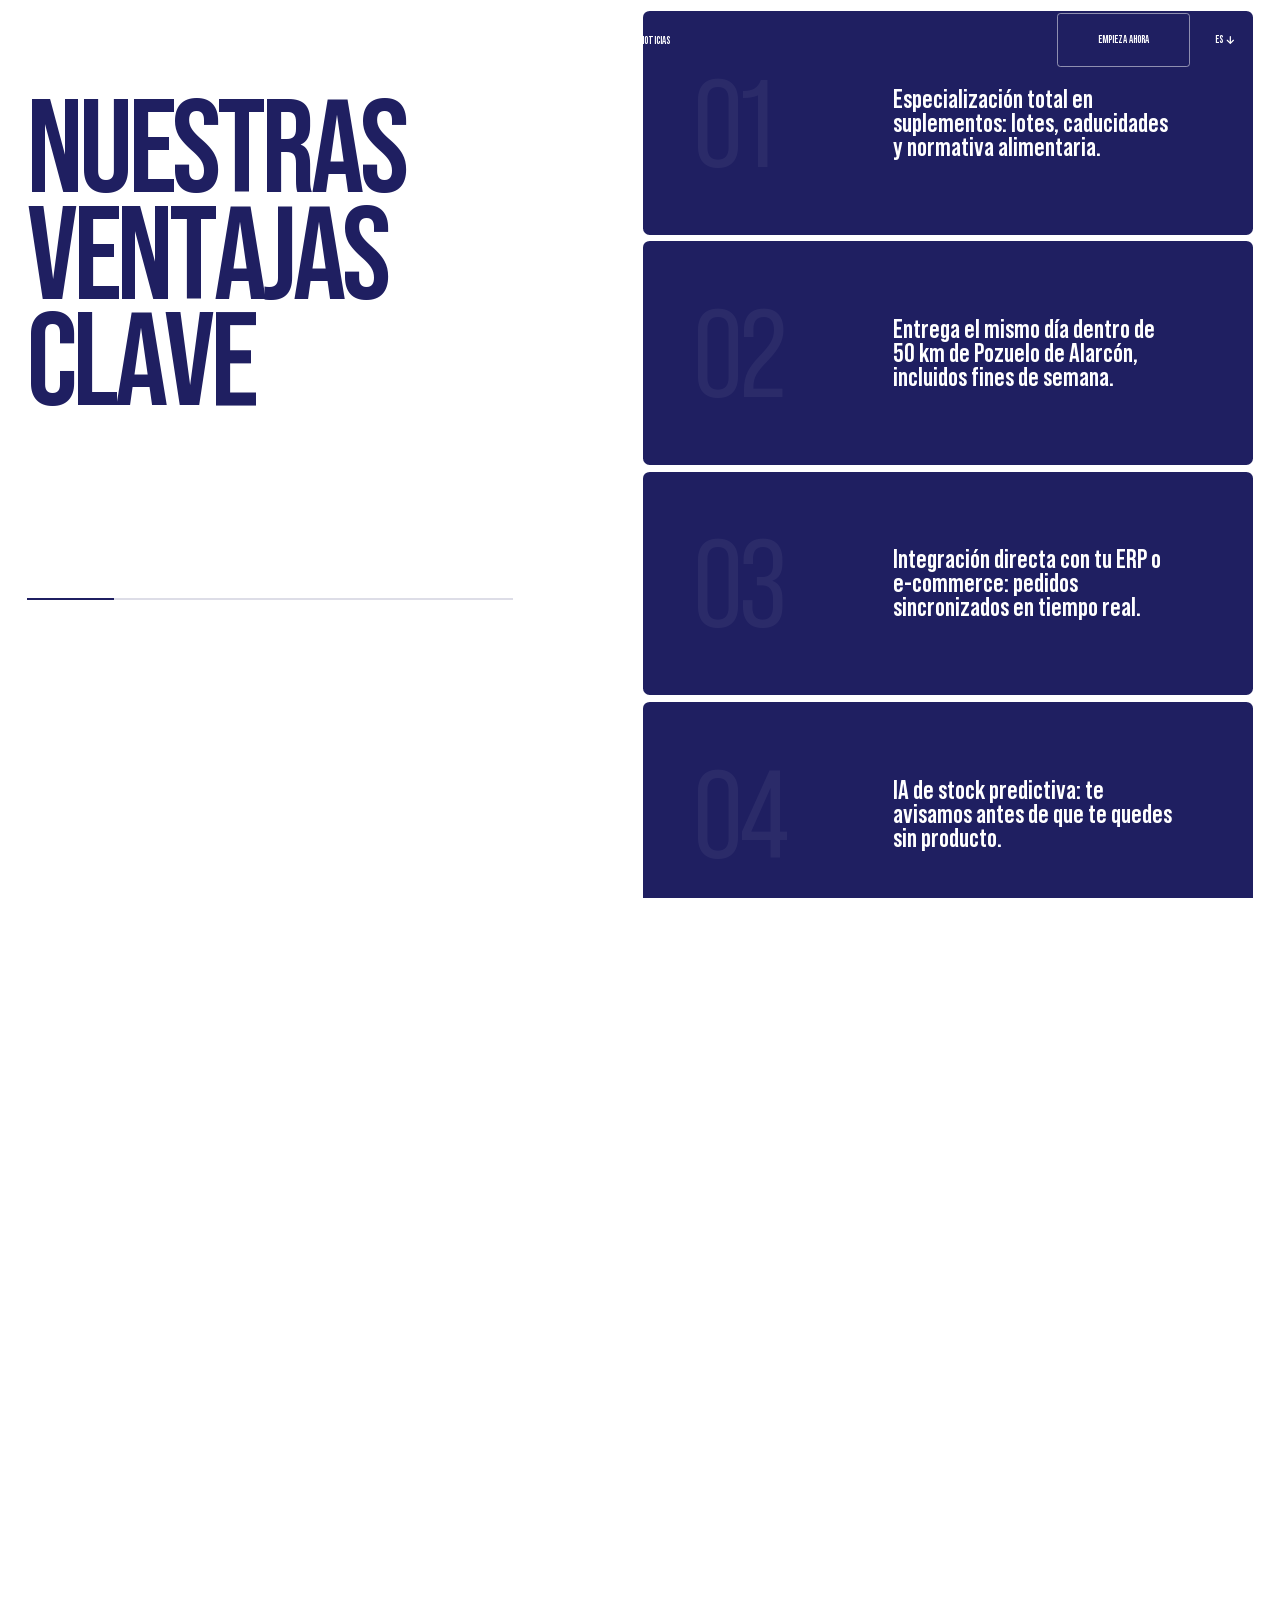
<file: pages/about-us.html>
<!DOCTYPE html>
<html lang="es">

<head>
	<meta charset="utf-8" />
	<meta name="viewport" content="width=device-width, initial-scale=1.0, minimum-scale=1, maximum-scale=5" />
	<meta name="format-detection" content="telephone=no" />

	<link rel="preload" href="../assets/fonts/BebasNeuePro-Bold.woff" as="font" type="font/woff" crossorigin />
	<link rel="icon" type="image/x-icon" sizes="192x192" href="../assets/favicon.ico" />

	<title>Empresa — The Box Fulfillment</title>
	<meta name="description" content="Conoce a The Box Fulfillment — fulfillment especializado en suplementos cerca de Madrid. Del laboratorio a tu cliente." />

	<meta property="og:type" content="website" />
	<meta property="og:title" content="Empresa — The Box Fulfillment" />
	<meta property="og:site_name" content="The Box Fulfillment" />

	<link rel="stylesheet" href="../assets/css/main.css" />
	<link rel="stylesheet" href="../assets/css/custom.css" />
</head>

<body class="page-about">

	<div class="transition-plug">
		<div class="transition-plug__inner"></div>
	</div>

	<!-- Header -->
	<header class="header">
		<div class="container header__container">
			<a href="../index.html" class="header__logo">
				<img src="../assets/img/logos/THE_BOX_LOGO_OFFICIAL-300x175.png" alt="The Box Fulfillment" class="header__logo-img" />
			</a>

			<nav class="header__menu" data-da=".header__hamburger, 1024, 0">
				<a href="../index.html" class="header__menu-item text-hover">
					<span class="text-hover__inner">
						<span class="text-hover__elem text-hover__elem-1">Inicio</span>
						<span class="text-hover__elem text-hover__elem-2 _c-dark">Inicio</span>
					</span>
				</a>
				<a href="./about-us.html" class="header__menu-item text-hover">
					<span class="text-hover__inner">
						<span class="text-hover__elem text-hover__elem-1">Empresa</span>
						<span class="text-hover__elem text-hover__elem-2 _c-dark">Empresa</span>
					</span>
				</a>
				<a href="./services.html" class="header__menu-item text-hover">
					<span class="text-hover__inner">
						<span class="text-hover__elem text-hover__elem-1">Servicios</span>
						<span class="text-hover__elem text-hover__elem-2 _c-dark">Servicios</span>
					</span>
				</a>
				<a href="./blog.html" class="header__menu-item text-hover">
					<span class="text-hover__inner">
						<span class="text-hover__elem text-hover__elem-1">Noticias</span>
						<span class="text-hover__elem text-hover__elem-2 _c-dark">Noticias</span>
					</span>
				</a>
			</nav>

			<div class="header__actions">
				<button type="button" class="header__hamburger-btn btn" aria-label="Abrir menú">
					<span class="is-not-active">Menú</span>
					<span class="is-active">Cerrar</span>
				</button>

				<a href="./contact-us.html" class="header__btn text-hover btn"
					data-da=".header__hamburger, 1024, 1">
					<span class="btn__inner text-hover__inner">
						<span class="text-hover__elem text-hover__elem-1">Empieza ahora</span>
						<span class="text-hover__elem text-hover__elem-2">Empieza ahora</span>
					</span>
				</a>

				<div class="header__lang dropdown">
					<div class="header__lang-heading btn">
						<span class="btn__inner">
							ES
							<svg width="13" height="12" viewBox="0 0 13 12" fill="none" xmlns="http://www.w3.org/2000/svg">
								<path d="M1.267 7.06149L5.84961 11.7365C6.19441 12.0878 6.80452 12.0878 7.15054 11.7365L11.7331 7.06149C12.0902 6.69643 12.0889 6.10663 11.7295 5.74406C11.37 5.38148 10.7905 5.38148 10.4322 5.74654L7.41586 8.82221V0.931267C7.41586 0.415966 7.00504 0 6.49885 0C5.99266 0 5.58184 0.415966 5.58184 0.931267V8.82221L2.56671 5.74654C2.38698 5.56401 2.15223 5.47337 1.91625 5.47337C1.68272 5.47337 1.44796 5.56401 1.26945 5.74406C0.911205 6.10663 0.909982 6.69643 1.267 7.06149Z" fill="#1F1F61" />
							</svg>
						</span>
					</div>
					<div class="header__lang-dropdown">
						<div class="header__lang-list">
							<a href="../en/" class="header__lang-item text-hover">
								<span class="text-hover__inner">
									<span class="text-hover__elem text-hover__elem-1">Eng</span>
									<span class="text-hover__elem text-hover__elem-2">Eng</span>
								</span>
							</a>
						</div>
					</div>
				</div>
			</div>
		</div>
		<div class="header__hamburger container"></div>
	</header>

	<div id="smooth-wrapper">
		<div id="smooth-content" class="overflow-hidden">

			<!-- Hero About -->
			<section class="hero-about" id="hero">
				<div class="hero-about__container container">
					<div class="hero-about__head main-animated-text">
						<h1 class="hero-about__title main-animated-text">Quiénes somos</h1>

						<div class="hero-about__abb">
							<div class="hero-about__abb-wrapper">
								<span class="hero-about__abb-item">The</span>
								<span class="hero-about__abb-item">Box</span>
							</div>
							<span class="hero-about__abb-text">Fulfillment</span>
						</div>

						<span class="hero-about__head-line main-animated-line"></span>
					</div>

					<div class="hero-about__container-inner main-opacity-block">
						<h3 class="hero-about__caption">
							Operador logístico especializado en suplementos. Recibimos tu producción del laboratorio y la llevamos directamente a tus clientes.
						</h3>

						<p class="hero-about__text">
							Nacimos para que las marcas de suplementos puedan centrarse en lo que importa: su producto y su marketing.
						</p>

						<p class="hero-about__text">
							Nosotros nos encargamos del resto: almacenamiento con control de lote, pick &amp; pack con tu branding y envíos en 24–48h en toda la Península.
						</p>
					</div>
				</div>
			</section>

			<!-- Intro -->
			<section class="info reading-block">
				<div class="container">
					<div class="info__container">
						<div class="info__text reading-block__text _text-center">
							<p class="info__text-p">
								Entendemos la normativa alimentaria, el control de lotes y caducidades, y la importancia de cada unidad para tu marca.
							</p>
							<p class="info__text-p">
								Cada pedido que sale de nuestro almacén lleva el sello de calidad que tus clientes esperan — también los fines de semana.
							</p>
						</div>
					</div>
				</div>
			</section>

			<!-- Our Story -->
			<section class="our-story" id="our-story">
				<div class="container">
					<div class="our-story__wrapper scale-block">
						<div class="our-story__top opacity-block">
							<span class="our-story__top-text">¿Por qué nosotros?</span>
							<span class="our-story__top-text">The Box Fulfillment</span>
						</div>

						<div class="our-story__container opacity-block">
							<div class="our-story__container-inner">
								<h2 class="our-story__title">The Box Fulfillment</h2>

								<p class="our-story__text">
									es el operador logístico de referencia para marcas de suplementos que quieren crecer sin preocuparse de la operativa.
								</p>

								<p class="our-story__text">
									Ofrecemos un servicio integral: desde la recepción de tu producción en laboratorio hasta la entrega en puerta de tu cliente final, con tracking en tiempo real.
								</p>
							</div>

							<div class="our-story__container-inner">
								<h3 class="our-story__caption">
									Más de 10.000 pedidos enviados, 80+ marcas activas y un 99% de entregas a tiempo avalan nuestro modelo.
								</h3>

								<div class="our-story__text-wrapper">
									<p class="our-story__text">
										Nuestro equipo está formado por especialistas en logística de suplementos, con procesos diseñados para cero errores en picking y máxima personalización de packaging.
									</p>

									<p class="our-story__text">
										Gracias a nuestra IA de stock predictiva y a la integración directa con tu ERP, siempre sabes exactamente qué tienes, cuánto te queda y cuándo necesitas reponer.
									</p>
								</div>

								<a href="./services.html" class="our-story__btn text-hover btn">
									<span class="btn__inner text-hover__inner">
										<span class="text-hover__elem text-hover__elem-1">Nuestros servicios</span>
										<span class="text-hover__elem text-hover__elem-2">Nuestros servicios</span>
									</span>
								</a>
							</div>
						</div>

						<div class="our-story__bottom">
							<div class="ticker">
								<span class="ticker__item">Del laboratorio a tu cliente</span>
								<span class="ticker__item">Del laboratorio a tu cliente</span>
								<span class="ticker__item">Del laboratorio a tu cliente</span>
							</div>
						</div>
					</div>
				</div>
			</section>

			<!-- Goals -->
			<section class="goals" id="goals">
				<div class="container">
					<h2 class="goals__title animated-text">Cómo trabajamos</h2>

					<div class="goals__container">
						<div class="goals__item scale-block">
							<span class="goals__item-number">01</span>
							<div class="goals__item-inner">
								<h3 class="goals__item-heading">Recibimos</h3>
								<p class="goals__item-text">
									tu producción directamente del laboratorio. Revisamos, registramos lotes y caducidades desde el primer día.
								</p>
							</div>
						</div>

						<div class="goals__item scale-block">
							<span class="goals__item-number">02</span>
							<div class="goals__item-inner">
								<h3 class="goals__item-heading">Almacenamos</h3>
								<p class="goals__item-text">
									con precisión. FIFO automático, alertas de caducidad y trazabilidad total desde tu panel ERP.
								</p>
							</div>
						</div>

						<div class="goals__item scale-block">
							<span class="goals__item-number">03</span>
							<div class="goals__item-inner">
								<h3 class="goals__item-heading">Enviamos</h3>
								<p class="goals__item-text">
									pick &amp; pack con tu packaging y branding, entrega 24–48h en Península y mismo día a 50 km de Pozuelo.
								</p>
							</div>
						</div>
					</div>
				</div>
			</section>

			<!-- Key Advantages -->
			<section class="advantages" id="advantages">
				<div class="container">
					<div class="advantages__container">
						<div class="advantages__container-inner">
							<h2 class="advantages__title animated-text">Nuestras Ventajas Clave</h2>
							<div class="advantages__progressbar">
								<div class="advantages__progressbar-fill"></div>
							</div>
						</div>

						<div class="advantages__scrollbox">
							<div class="advantages__scrollbox-inner advantages__list-mobile">
								<div class="advantages__key advantages__scrollbox-item">
									<span class="advantages__key-number">01</span>
									<p class="advantages__key-heading">
										Especialización total en suplementos: lotes, caducidades y normativa alimentaria.
									</p>
								</div>
								<div class="advantages__key advantages__scrollbox-item">
									<span class="advantages__key-number">02</span>
									<p class="advantages__key-heading">
										Entrega el mismo día dentro de 50 km de Pozuelo de Alarcón, incluidos fines de semana.
									</p>
								</div>
								<div class="advantages__key advantages__scrollbox-item">
									<span class="advantages__key-number">03</span>
									<p class="advantages__key-heading">
										Integración directa con tu ERP o e-commerce: pedidos sincronizados en tiempo real.
									</p>
								</div>
								<div class="advantages__key advantages__scrollbox-item">
									<span class="advantages__key-number">04</span>
									<p class="advantages__key-heading">
										IA de stock predictiva: te avisamos antes de que te quedes sin producto.
									</p>
								</div>
								<div class="advantages__key advantages__scrollbox-item">
									<span class="advantages__key-number">05</span>
									<p class="advantages__key-heading">
										Pick &amp; pack con packaging y branding de tu marca en cada caja.
									</p>
								</div>
								<div class="advantages__key advantages__scrollbox-item">
									<span class="advantages__key-number">06</span>
									<p class="advantages__key-heading">
										Gestión completa de devoluciones y logística inversa sin complicaciones.
									</p>
								</div>
							</div>
						</div>
					</div>
				</div>
			</section>

			<!-- Mission -->
			<section class="info reading-block">
				<div class="container">
					<div class="info__container">
						<h2 class="info__title">Nuestra Misión</h2>
						<div class="info__text reading-block__text">
							<p class="info__text-p">
								Ser el socio logístico de confianza para marcas de suplementos que quieren escalar sin fricciones operativas.
							</p>
							<p class="info__text-p">
								Implementamos nuevas tecnologías, ampliamos nuestra red de transportistas y elevamos continuamente los estándares de calidad en cada envío.
							</p>
						</div>
					</div>
				</div>
			</section>

			<!-- Note / Big claim -->
			<section class="note">
				<div class="container">
					<div class="note__container scale-block animated-text">
						<p class="note__head">
							<span class="note__head-item">The</span>
							<span class="note__head-item">Box</span>
						</p>
						<h2 class="note__title">fulfillment especializado que tu marca merece.</h2>
					</div>
				</div>
			</section>

			<!-- Footer -->
			<footer class="footer">
				<div class="container">
					<div class="footer__container">
						<div class="footer__top">
							<a href="../index.html" class="footer__logo">
								<img src="../assets/img/logos/THE_BOX_LOGO_OFFICIAL-300x175.png" alt="The Box Fulfillment" class="footer__logo-img" />
							</a>

							<nav class="footer__menu">
								<div class="footer__menu-col">
									<a href="./services.html" class="footer__menu-heading text-hover">
										<span class="text-hover__inner">
											<span class="text-hover__elem text-hover__elem-1">Fulfillment</span>
											<span class="text-hover__elem text-hover__elem-2">Fulfillment</span>
										</span>
									</a>
									<a href="./services.html" class="footer__menu-item text-hover">
										<span class="text-hover__inner">
											<span class="text-hover__elem text-hover__elem-1">Almacenamiento</span>
											<span class="text-hover__elem text-hover__elem-2">Almacenamiento</span>
										</span>
									</a>
									<a href="./services.html" class="footer__menu-item text-hover">
										<span class="text-hover__inner">
											<span class="text-hover__elem text-hover__elem-1">Pick &amp; Pack</span>
											<span class="text-hover__elem text-hover__elem-2">Pick &amp; Pack</span>
										</span>
									</a>
									<a href="./services.html" class="footer__menu-item text-hover">
										<span class="text-hover__inner">
											<span class="text-hover__elem text-hover__elem-1">Envíos</span>
											<span class="text-hover__elem text-hover__elem-2">Envíos</span>
										</span>
									</a>
									<a href="./services.html" class="footer__menu-item text-hover">
										<span class="text-hover__inner">
											<span class="text-hover__elem text-hover__elem-1">Devoluciones</span>
											<span class="text-hover__elem text-hover__elem-2">Devoluciones</span>
										</span>
									</a>
								</div>

								<div class="footer__menu-col">
									<a href="./services.html" class="footer__menu-heading text-hover">
										<span class="text-hover__inner">
											<span class="text-hover__elem text-hover__elem-1">Plataforma</span>
											<span class="text-hover__elem text-hover__elem-2">Plataforma</span>
										</span>
									</a>
									<a href="./services.html" class="footer__menu-item text-hover">
										<span class="text-hover__inner">
											<span class="text-hover__elem text-hover__elem-1">ERP de gestión</span>
											<span class="text-hover__elem text-hover__elem-2">ERP de gestión</span>
										</span>
									</a>
									<a href="./services.html" class="footer__menu-item text-hover">
										<span class="text-hover__inner">
											<span class="text-hover__elem text-hover__elem-1">IA de Stock</span>
											<span class="text-hover__elem text-hover__elem-2">IA de Stock</span>
										</span>
									</a>
									<a href="./services.html" class="footer__menu-item text-hover">
										<span class="text-hover__inner">
											<span class="text-hover__elem text-hover__elem-1">Integraciones</span>
											<span class="text-hover__elem text-hover__elem-2">Integraciones</span>
										</span>
									</a>
								</div>

								<div class="footer__menu-col">
									<a href="./blog.html" class="footer__menu-heading text-hover">
										<span class="text-hover__inner">
											<span class="text-hover__elem text-hover__elem-1">Recursos</span>
											<span class="text-hover__elem text-hover__elem-2">Recursos</span>
										</span>
									</a>
									<a href="./blog.html" class="footer__menu-item text-hover">
										<span class="text-hover__inner">
											<span class="text-hover__elem text-hover__elem-1">Noticias</span>
											<span class="text-hover__elem text-hover__elem-2">Noticias</span>
										</span>
									</a>
									<a href="./faq.html" class="footer__menu-item text-hover">
										<span class="text-hover__inner">
											<span class="text-hover__elem text-hover__elem-1">FAQ</span>
											<span class="text-hover__elem text-hover__elem-2">FAQ</span>
										</span>
									</a>
								</div>

								<div class="footer__menu-col">
									<a href="./about-us.html" class="footer__menu-heading text-hover">
										<span class="text-hover__inner">
											<span class="text-hover__elem text-hover__elem-1">Empresa</span>
											<span class="text-hover__elem text-hover__elem-2">Empresa</span>
										</span>
									</a>
									<a href="./about-us.html" class="footer__menu-item text-hover">
										<span class="text-hover__inner">
											<span class="text-hover__elem text-hover__elem-1">Sobre nosotros</span>
											<span class="text-hover__elem text-hover__elem-2">Sobre nosotros</span>
										</span>
									</a>
									<a href="./contact-us.html" class="footer__menu-item text-hover">
										<span class="text-hover__inner">
											<span class="text-hover__elem text-hover__elem-1">Contacto</span>
											<span class="text-hover__elem text-hover__elem-2">Contacto</span>
										</span>
									</a>
								</div>
							</nav>
						</div>

						<div class="footer__bottom">
							<p class="footer__title animated-text">The Box Fulfillment</p>

							<div class="footer__bottom-container">
								<div class="footer__bottom-wrapper">
									<span class="footer__copyrights">
										© 2026 The Box Fulfillment. Todos los derechos reservados.
									</span>
									<a href="./privacy-policy.html" class="footer__link text-hover">
										<span class="text-hover__inner">
											<span class="text-hover__elem text-hover__elem-1">Política de privacidad</span>
											<span class="text-hover__elem text-hover__elem-2">Política de privacidad</span>
										</span>
									</a>
								</div>

								<div class="footer__bottom-wrap">
									<div class="footer__up">
										<span class="footer__up-text">Arriba</span>
										<button type="button" class="footer__up-btn" data-scroll-to="hero">
											<svg class="footer__up-icon" width="30" height="30" viewBox="0 0 30 30" fill="none" xmlns="http://www.w3.org/2000/svg">
												<path d="M17.8544 14.4299L15.3548 11.919C15.1667 11.7302 14.8339 11.7302 14.6452 11.919L12.1456 14.4299C11.9508 14.626 11.9515 14.9428 12.1476 15.1375C12.3436 15.3322 12.6597 15.3322 12.8552 15.1362L14.5004 13.4842L14.5004 17.7225C14.5004 17.9992 14.7245 18.2227 15.0006 18.2227C15.2767 18.2227 15.5008 17.9992 15.5008 17.7225L15.5008 13.4842L17.1454 15.1362C17.2435 15.2342 17.3715 15.2829 17.5002 15.2829C17.6276 15.2829 17.7557 15.2342 17.853 15.1375C18.0484 14.9428 18.0491 14.626 17.8544 14.4299Z" fill="#1F1F61" />
											</svg>
										</button>
									</div>
								</div>
							</div>
						</div>
					</div>
				</div>
			</footer>

		</div>
	</div>

<script src="../assets/js/main.js"></script>
	<script src="../assets/js/custom.js"></script>
	<script src="../assets/js/about.js"></script>

</body>
</html>
</file>
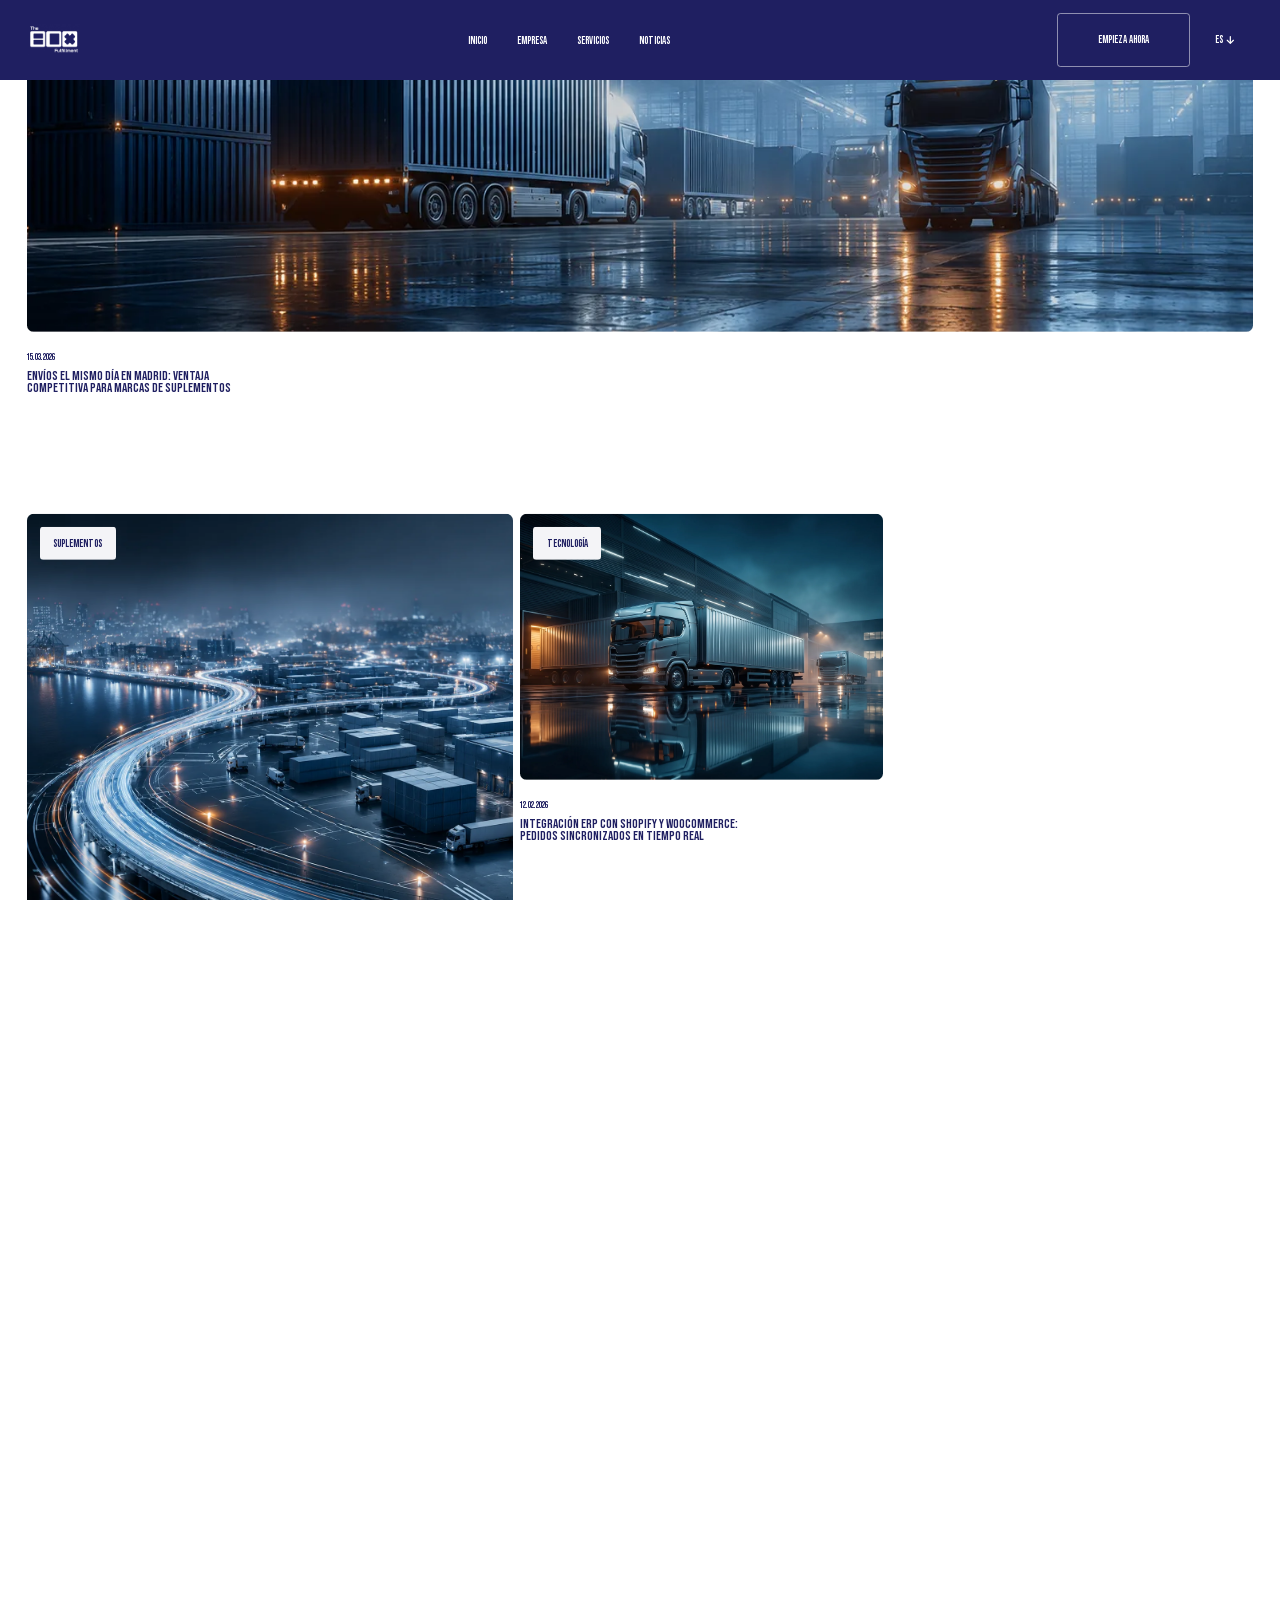
<file: pages/blog.html>
<!DOCTYPE html>
<html lang="es">

<head>
	<meta charset="utf-8" />
	<meta name="viewport" content="width=device-width, initial-scale=1.0, minimum-scale=1, maximum-scale=5" />
	<meta name="format-detection" content="telephone=no" />

	<link rel="preload" href="../assets/fonts/BebasNeuePro-Bold.woff" as="font" type="font/woff" crossorigin />
	<link rel="icon" type="image/x-icon" sizes="192x192" href="../assets/favicon.ico" />

	<title>Noticias — The Box Fulfillment</title>
	<meta name="description" content="Blog de The Box Fulfillment: artículos, guías y novedades sobre fulfillment de suplementos, logística y gestión de stock para marcas que quieren escalar." />

	<meta property="og:type" content="website" />
	<meta property="og:title" content="Noticias — The Box Fulfillment" />
	<meta property="og:site_name" content="The Box Fulfillment" />

	<link rel="stylesheet" href="../assets/css/main.css" />
	<link rel="stylesheet" href="../assets/css/custom.css" />
</head>

<body class="page-blog">

	<div class="transition-plug">
		<div class="transition-plug__inner"></div>
	</div>

	<!-- Header -->
	<header class="header">
		<div class="container header__container">
			<a href="../index.html" class="header__logo">
				<img src="../assets/img/logos/THE_BOX_LOGO_OFFICIAL-300x175.png" alt="The Box Fulfillment" class="header__logo-img" />
			</a>

			<nav class="header__menu" data-da=".header__hamburger, 1024, 0">
				<a href="../index.html" class="header__menu-item text-hover">
					<span class="text-hover__inner">
						<span class="text-hover__elem text-hover__elem-1">Inicio</span>
						<span class="text-hover__elem text-hover__elem-2 _c-dark">Inicio</span>
					</span>
				</a>
				<a href="./about-us.html" class="header__menu-item text-hover">
					<span class="text-hover__inner">
						<span class="text-hover__elem text-hover__elem-1">Empresa</span>
						<span class="text-hover__elem text-hover__elem-2 _c-dark">Empresa</span>
					</span>
				</a>
				<a href="./services.html" class="header__menu-item text-hover">
					<span class="text-hover__inner">
						<span class="text-hover__elem text-hover__elem-1">Servicios</span>
						<span class="text-hover__elem text-hover__elem-2 _c-dark">Servicios</span>
					</span>
				</a>
				<a href="./blog.html" class="header__menu-item text-hover">
					<span class="text-hover__inner">
						<span class="text-hover__elem text-hover__elem-1">Noticias</span>
						<span class="text-hover__elem text-hover__elem-2 _c-dark">Noticias</span>
					</span>
				</a>
			</nav>

			<div class="header__actions">
				<button type="button" class="header__hamburger-btn btn" aria-label="Abrir menú">
					<span class="is-not-active">Menú</span>
					<span class="is-active">Cerrar</span>
				</button>

				<a href="./contact-us.html" class="header__btn text-hover btn"
					data-da=".header__hamburger, 1024, 1">
					<span class="btn__inner text-hover__inner">
						<span class="text-hover__elem text-hover__elem-1">Empieza ahora</span>
						<span class="text-hover__elem text-hover__elem-2">Empieza ahora</span>
					</span>
				</a>

				<div class="header__lang dropdown">
					<div class="header__lang-heading btn">
						<span class="btn__inner">
							ES
							<svg width="13" height="12" viewBox="0 0 13 12" fill="none" xmlns="http://www.w3.org/2000/svg">
								<path d="M1.267 7.06149L5.84961 11.7365C6.19441 12.0878 6.80452 12.0878 7.15054 11.7365L11.7331 7.06149C12.0902 6.69643 12.0889 6.10663 11.7295 5.74406C11.37 5.38148 10.7905 5.38148 10.4322 5.74654L7.41586 8.82221V0.931267C7.41586 0.415966 7.00504 0 6.49885 0C5.99266 0 5.58184 0.415966 5.58184 0.931267V8.82221L2.56671 5.74654C2.38698 5.56401 2.15223 5.47337 1.91625 5.47337C1.68272 5.47337 1.44796 5.56401 1.26945 5.74406C0.911205 6.10663 0.909982 6.69643 1.267 7.06149Z" fill="#1F1F61" />
							</svg>
						</span>
					</div>
					<div class="header__lang-dropdown">
						<div class="header__lang-list">
							<a href="../en/" class="header__lang-item text-hover">
								<span class="text-hover__inner">
									<span class="text-hover__elem text-hover__elem-1">Eng</span>
									<span class="text-hover__elem text-hover__elem-2">Eng</span>
								</span>
							</a>
						</div>
					</div>
				</div>
			</div>
		</div>
		<div class="header__hamburger container"></div>
	</header>

	<div id="smooth-wrapper">
		<div id="smooth-content" class="overflow-hidden">

			<!-- Blog -->
			<section class="blog" id="hero">
				<div class="container">

					<div class="blog__head">
						<h1 class="blog__title main-animated-text">Noticias</h1>

						<ul class="blog__categories">
							<li class="blog__categories-item text-hover">
								<a href="#" data-filter="Logística">
									<span class="text-hover__inner">
										<span class="text-hover__elem text-hover__elem-1">Logística</span>
										<span class="text-hover__elem text-hover__elem-2 _c-dark">Logística</span>
									</span>
								</a>
							</li>
							<li class="blog__categories-item text-hover">
								<a href="#" data-filter="Suplementos">
									<span class="text-hover__inner">
										<span class="text-hover__elem text-hover__elem-1">Suplementos</span>
										<span class="text-hover__elem text-hover__elem-2 _c-dark">Suplementos</span>
									</span>
								</a>
							</li>
							<li class="blog__categories-item text-hover">
								<a href="#" data-filter="Tecnología">
									<span class="text-hover__inner">
										<span class="text-hover__elem text-hover__elem-1">Tecnología</span>
										<span class="text-hover__elem text-hover__elem-2 _c-dark">Tecnología</span>
									</span>
								</a>
							</li>
						</ul>
					</div>

					<div class="blog__container">

						<article class="blog__item">
							<a href="./blog/escalar-marca-suplementos.html" class="blog__item-inner">
								<span class="blog__item-top">
									<span class="blog__item-category">Logística</span>
									<img src="../assets/img/services/imgService1.webp" class="blog__item-image" alt="Fulfillment de suplementos" loading="lazy" />
								</span>
								<span class="blog__item-bottom">
									<span class="blog__item-date">10.05.2026</span>
									<h2 class="blog__item-heading">Cómo escalar tu marca de suplementos sin tocar una sola caja</h2>
								</span>
							</a>
						</article>

						<article class="blog__item">
							<a href="./blog/control-lotes-caducidades.html" class="blog__item-inner">
								<span class="blog__item-top">
									<span class="blog__item-category">Suplementos</span>
									<img src="../assets/img/services/imgService2.webp" class="blog__item-image" alt="Control de lotes" loading="lazy" />
								</span>
								<span class="blog__item-bottom">
									<span class="blog__item-date">22.04.2026</span>
									<h2 class="blog__item-heading">Control de lotes y caducidades: por qué es crítico en el fulfillment de suplementos</h2>
								</span>
							</a>
						</article>

						<article class="blog__item">
							<a href="./blog/ia-stock-predictiva.html" class="blog__item-inner">
								<span class="blog__item-top">
									<span class="blog__item-category">Tecnología</span>
									<img src="../assets/img/services/imgService5.webp" class="blog__item-image" alt="IA de stock" loading="lazy" />
								</span>
								<span class="blog__item-bottom">
									<span class="blog__item-date">08.04.2026</span>
									<h2 class="blog__item-heading">IA de stock predictiva: cómo evitar roturas de stock antes de que ocurran</h2>
								</span>
							</a>
						</article>

						<article class="blog__item">
							<a href="./blog/envios-mismo-dia-madrid.html" class="blog__item-inner">
								<span class="blog__item-top">
									<span class="blog__item-category">Logística</span>
									<img src="../assets/img/services/imgService3.webp" class="blog__item-image" alt="Envíos 24-48h" loading="lazy" />
								</span>
								<span class="blog__item-bottom">
									<span class="blog__item-date">15.03.2026</span>
									<h2 class="blog__item-heading">Envíos el mismo día en Madrid: ventaja competitiva para marcas de suplementos</h2>
								</span>
							</a>
						</article>

						<article class="blog__item">
							<a href="./blog/pick-pack-branding.html" class="blog__item-inner">
								<span class="blog__item-top">
									<span class="blog__item-category">Suplementos</span>
									<img src="../assets/img/services/imgService4.webp" class="blog__item-image" alt="Unboxing branding" loading="lazy" />
								</span>
								<span class="blog__item-bottom">
									<span class="blog__item-date">01.03.2026</span>
									<h2 class="blog__item-heading">Pick &amp; pack con branding: cómo el packaging fideliza a tus clientes</h2>
								</span>
							</a>
						</article>

						<article class="blog__item">
							<a href="./blog/integracion-erp-shopify.html" class="blog__item-inner">
								<span class="blog__item-top">
									<span class="blog__item-category">Tecnología</span>
									<img src="../assets/img/services/imgService6.webp" class="blog__item-image" alt="Integración ERP" loading="lazy" />
								</span>
								<span class="blog__item-bottom">
									<span class="blog__item-date">12.02.2026</span>
									<h2 class="blog__item-heading">Integración ERP con Shopify y WooCommerce: pedidos sincronizados en tiempo real</h2>
								</span>
							</a>
						</article>

					</div>
				</div>
			</section>

			<!-- Contact -->
			<section class="contact" id="contact">
				<div class="container">
					<div class="contact__container scale-block">
						<div class="contact__top opacity-block">
							<span class="contact__top-text">Contacto</span>
							<span class="contact__top-text">Tu logística, nuestra responsabilidad.</span>
						</div>

						<h2 class="contact__title animated-text">
							Tu logística de suplementos, en buenas manos.
						</h2>

						<div class="contact__container-inner opacity-block">
							<p class="contact__text">
								Escríbenos — nuestro equipo te propondrá la solución logística óptima para tu marca de suplementos.
							</p>

							<form class="contact__form" id="contact-form" novalidate>
								<label class="contact__form-item input">
									<span class="contact__form-caption input__caption">
										Nombre completo: <span class="_c-accent">*</span>
									</span>
									<input type="text" name="full_name" class="contact__form-input input__field" required maxlength="400" />
								</label>

								<label class="contact__form-item input">
									<span class="contact__form-caption input__caption">
										Teléfono: <span class="_c-accent">*</span>
									</span>
									<input type="tel" name="phone" class="contact__form-input input__field input-tel" required maxlength="400" />
								</label>

								<label class="contact__form-item input">
									<span class="contact__form-caption input__caption">E-mail:</span>
									<input type="email" name="email" class="contact__form-input input__field" maxlength="400" />
								</label>

								<div class="form-message" id="contact-form-message"></div>

								<button type="submit" class="contact__form-submit text-hover btn _accent">
									<span class="text-hover__inner">
										<span class="text-hover__elem text-hover__elem-1">Enviar solicitud</span>
										<span class="text-hover__elem text-hover__elem-2">Enviar solicitud</span>
									</span>
								</button>
							</form>

							<a href="./contact-us.html" class="contact__btn text-hover btn _accent">
								<span class="btn__inner text-hover__inner">
									<span class="text-hover__elem text-hover__elem-1">¡Déjanos tu número y te llamamos!</span>
									<span class="text-hover__elem text-hover__elem-2">¡Déjanos tu número y te llamamos!</span>
								</span>
							</a>
						</div>
					</div>
				</div>
			</section>

			<!-- Footer -->
			<footer class="footer">
				<div class="container">
					<div class="footer__container">
						<div class="footer__top">
							<a href="../index.html" class="footer__logo">
								<img src="../assets/img/logos/THE_BOX_LOGO_OFFICIAL-300x175.png" alt="The Box Fulfillment" class="footer__logo-img" />
							</a>

							<nav class="footer__menu">
								<div class="footer__menu-col">
									<a href="./services.html" class="footer__menu-heading text-hover">
										<span class="text-hover__inner">
											<span class="text-hover__elem text-hover__elem-1">Fulfillment</span>
											<span class="text-hover__elem text-hover__elem-2">Fulfillment</span>
										</span>
									</a>
									<a href="./services.html" class="footer__menu-item text-hover">
										<span class="text-hover__inner">
											<span class="text-hover__elem text-hover__elem-1">Almacenamiento</span>
											<span class="text-hover__elem text-hover__elem-2">Almacenamiento</span>
										</span>
									</a>
									<a href="./services.html" class="footer__menu-item text-hover">
										<span class="text-hover__inner">
											<span class="text-hover__elem text-hover__elem-1">Pick &amp; Pack</span>
											<span class="text-hover__elem text-hover__elem-2">Pick &amp; Pack</span>
										</span>
									</a>
									<a href="./services.html" class="footer__menu-item text-hover">
										<span class="text-hover__inner">
											<span class="text-hover__elem text-hover__elem-1">Envíos</span>
											<span class="text-hover__elem text-hover__elem-2">Envíos</span>
										</span>
									</a>
									<a href="./services.html" class="footer__menu-item text-hover">
										<span class="text-hover__inner">
											<span class="text-hover__elem text-hover__elem-1">Devoluciones</span>
											<span class="text-hover__elem text-hover__elem-2">Devoluciones</span>
										</span>
									</a>
								</div>

								<div class="footer__menu-col">
									<a href="./services.html" class="footer__menu-heading text-hover">
										<span class="text-hover__inner">
											<span class="text-hover__elem text-hover__elem-1">Plataforma</span>
											<span class="text-hover__elem text-hover__elem-2">Plataforma</span>
										</span>
									</a>
									<a href="./services.html" class="footer__menu-item text-hover">
										<span class="text-hover__inner">
											<span class="text-hover__elem text-hover__elem-1">ERP de gestión</span>
											<span class="text-hover__elem text-hover__elem-2">ERP de gestión</span>
										</span>
									</a>
									<a href="./services.html" class="footer__menu-item text-hover">
										<span class="text-hover__inner">
											<span class="text-hover__elem text-hover__elem-1">IA de Stock</span>
											<span class="text-hover__elem text-hover__elem-2">IA de Stock</span>
										</span>
									</a>
									<a href="./services.html" class="footer__menu-item text-hover">
										<span class="text-hover__inner">
											<span class="text-hover__elem text-hover__elem-1">Integraciones</span>
											<span class="text-hover__elem text-hover__elem-2">Integraciones</span>
										</span>
									</a>
								</div>

								<div class="footer__menu-col">
									<a href="./blog.html" class="footer__menu-heading text-hover">
										<span class="text-hover__inner">
											<span class="text-hover__elem text-hover__elem-1">Recursos</span>
											<span class="text-hover__elem text-hover__elem-2">Recursos</span>
										</span>
									</a>
									<a href="./blog.html" class="footer__menu-item text-hover">
										<span class="text-hover__inner">
											<span class="text-hover__elem text-hover__elem-1">Noticias</span>
											<span class="text-hover__elem text-hover__elem-2">Noticias</span>
										</span>
									</a>
									<a href="./faq.html" class="footer__menu-item text-hover">
										<span class="text-hover__inner">
											<span class="text-hover__elem text-hover__elem-1">FAQ</span>
											<span class="text-hover__elem text-hover__elem-2">FAQ</span>
										</span>
									</a>
								</div>

								<div class="footer__menu-col">
									<a href="./about-us.html" class="footer__menu-heading text-hover">
										<span class="text-hover__inner">
											<span class="text-hover__elem text-hover__elem-1">Empresa</span>
											<span class="text-hover__elem text-hover__elem-2">Empresa</span>
										</span>
									</a>
									<a href="./about-us.html" class="footer__menu-item text-hover">
										<span class="text-hover__inner">
											<span class="text-hover__elem text-hover__elem-1">Sobre nosotros</span>
											<span class="text-hover__elem text-hover__elem-2">Sobre nosotros</span>
										</span>
									</a>
									<a href="./contact-us.html" class="footer__menu-item text-hover">
										<span class="text-hover__inner">
											<span class="text-hover__elem text-hover__elem-1">Contacto</span>
											<span class="text-hover__elem text-hover__elem-2">Contacto</span>
										</span>
									</a>
								</div>
							</nav>
						</div>

						<div class="footer__bottom">
							<p class="footer__title animated-text">The Box Fulfillment</p>

							<div class="footer__bottom-container">
								<div class="footer__bottom-wrapper">
									<span class="footer__copyrights">
										© 2026 The Box Fulfillment. Todos los derechos reservados.
									</span>
									<a href="./privacy-policy.html" class="footer__link text-hover">
										<span class="text-hover__inner">
											<span class="text-hover__elem text-hover__elem-1">Política de privacidad</span>
											<span class="text-hover__elem text-hover__elem-2">Política de privacidad</span>
										</span>
									</a>
								</div>

								<div class="footer__bottom-wrap">
									<div class="footer__up">
										<span class="footer__up-text">Arriba</span>
										<button type="button" class="footer__up-btn" data-scroll-to="hero">
											<svg class="footer__up-icon" width="30" height="30" viewBox="0 0 30 30" fill="none" xmlns="http://www.w3.org/2000/svg">
												<path d="M17.8544 14.4299L15.3548 11.919C15.1667 11.7302 14.8339 11.7302 14.6452 11.919L12.1456 14.4299C11.9508 14.626 11.9515 14.9428 12.1476 15.1375C12.3436 15.3322 12.6597 15.3322 12.8552 15.1362L14.5004 13.4842L14.5004 17.7225C14.5004 17.9992 14.7245 18.2227 15.0006 18.2227C15.2767 18.2227 15.5008 17.9992 15.5008 17.7225L15.5008 13.4842L17.1454 15.1362C17.2435 15.2342 17.3715 15.2829 17.5002 15.2829C17.6276 15.2829 17.7557 15.2342 17.853 15.1375C18.0484 14.9428 18.0491 14.626 17.8544 14.4299Z" fill="#1F1F61" />
											</svg>
										</button>
									</div>
								</div>
							</div>
						</div>
					</div>
				</div>
			</footer>

		</div>
	</div>

<script src="../assets/js/main.js"></script>
	<script src="../assets/js/custom.js"></script>

</body>
</html>
</file>
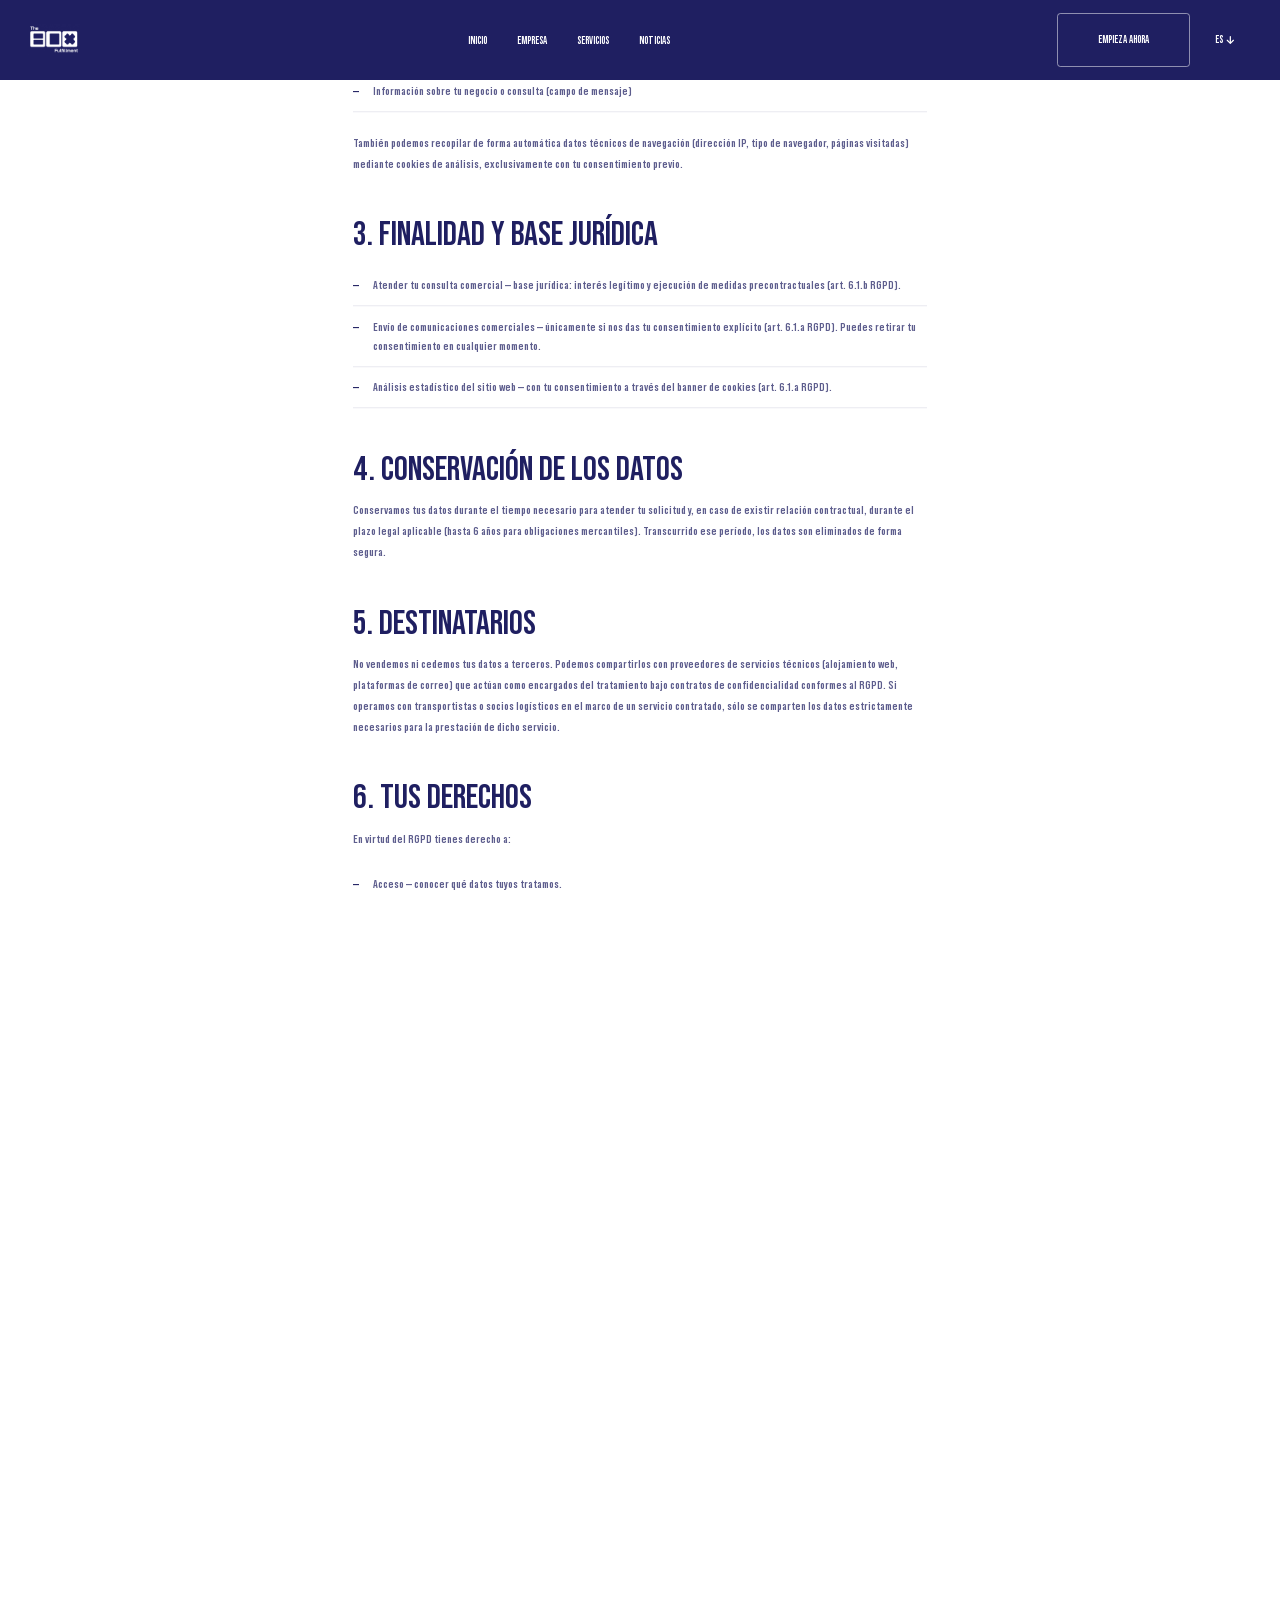
<file: pages/privacy-policy.html>
<!DOCTYPE html>
<html lang="es">

<head>
	<meta charset="utf-8" />
	<meta name="viewport" content="width=device-width, initial-scale=1.0, minimum-scale=1, maximum-scale=5" />
	<meta name="format-detection" content="telephone=no" />

	<link rel="preload" href="../assets/fonts/BebasNeuePro-Bold.woff" as="font" type="font/woff" crossorigin />
	<link rel="icon" type="image/x-icon" sizes="192x192" href="../assets/favicon.ico" />

	<title>Política de privacidad — The Box Fulfillment</title>
	<meta name="description" content="Política de privacidad de The Box Fulfillment. Información sobre el tratamiento de tus datos personales conforme al RGPD." />

	<meta property="og:type" content="website" />
	<meta property="og:title" content="Política de privacidad — The Box Fulfillment" />
	<meta property="og:site_name" content="The Box Fulfillment" />

	<link rel="stylesheet" href="../assets/css/main.css" />
	<link rel="stylesheet" href="../assets/css/custom.css" />
</head>

<body class="page-privacy">

	<div class="transition-plug">
		<div class="transition-plug__inner"></div>
	</div>

	<!-- Header -->
	<header class="header">
		<div class="container header__container">
			<a href="../index.html" class="header__logo">
				<img src="../assets/img/logos/THE_BOX_LOGO_OFFICIAL-300x175.png" alt="The Box Fulfillment" class="header__logo-img" />
			</a>

			<nav class="header__menu" data-da=".header__hamburger, 1024, 0">
				<a href="../index.html" class="header__menu-item text-hover">
					<span class="text-hover__inner">
						<span class="text-hover__elem text-hover__elem-1">Inicio</span>
						<span class="text-hover__elem text-hover__elem-2 _c-dark">Inicio</span>
					</span>
				</a>
				<a href="./about-us.html" class="header__menu-item text-hover">
					<span class="text-hover__inner">
						<span class="text-hover__elem text-hover__elem-1">Empresa</span>
						<span class="text-hover__elem text-hover__elem-2 _c-dark">Empresa</span>
					</span>
				</a>
				<a href="./services.html" class="header__menu-item text-hover">
					<span class="text-hover__inner">
						<span class="text-hover__elem text-hover__elem-1">Servicios</span>
						<span class="text-hover__elem text-hover__elem-2 _c-dark">Servicios</span>
					</span>
				</a>
				<a href="./blog.html" class="header__menu-item text-hover">
					<span class="text-hover__inner">
						<span class="text-hover__elem text-hover__elem-1">Noticias</span>
						<span class="text-hover__elem text-hover__elem-2 _c-dark">Noticias</span>
					</span>
				</a>
			</nav>

			<div class="header__actions">
				<button type="button" class="header__hamburger-btn btn" aria-label="Abrir menú">
					<span class="is-not-active">Menú</span>
					<span class="is-active">Cerrar</span>
				</button>

				<a href="./contact-us.html" class="header__btn text-hover btn"
					data-da=".header__hamburger, 1024, 1">
					<span class="btn__inner text-hover__inner">
						<span class="text-hover__elem text-hover__elem-1">Empieza ahora</span>
						<span class="text-hover__elem text-hover__elem-2">Empieza ahora</span>
					</span>
				</a>

				<div class="header__lang dropdown">
					<div class="header__lang-heading btn">
						<span class="btn__inner">
							ES
							<svg width="13" height="12" viewBox="0 0 13 12" fill="none" xmlns="http://www.w3.org/2000/svg">
								<path d="M1.267 7.06149L5.84961 11.7365C6.19441 12.0878 6.80452 12.0878 7.15054 11.7365L11.7331 7.06149C12.0902 6.69643 12.0889 6.10663 11.7295 5.74406C11.37 5.38148 10.7905 5.38148 10.4322 5.74654L7.41586 8.82221V0.931267C7.41586 0.415966 7.00504 0 6.49885 0C5.99266 0 5.58184 0.415966 5.58184 0.931267V8.82221L2.56671 5.74654C2.38698 5.56401 2.15223 5.47337 1.91625 5.47337C1.68272 5.47337 1.44796 5.56401 1.26945 5.74406C0.911205 6.10663 0.909982 6.69643 1.267 7.06149Z" fill="#1F1F61" />
							</svg>
						</span>
					</div>
					<div class="header__lang-dropdown">
						<div class="header__lang-list">
							<a href="../en/" class="header__lang-item text-hover">
								<span class="text-hover__inner">
									<span class="text-hover__elem text-hover__elem-1">Eng</span>
									<span class="text-hover__elem text-hover__elem-2">Eng</span>
								</span>
							</a>
						</div>
					</div>
				</div>
			</div>
		</div>
		<div class="header__hamburger container"></div>
	</header>

	<div id="smooth-wrapper">
		<div id="smooth-content" class="overflow-hidden">

			<!-- Hero Privacidad -->
			<section class="article-hero" id="hero">
				<div class="container">
					<div class="article-hero__meta">
						<a href="../index.html" class="article-hero__back">
							<svg width="16" height="16" viewBox="0 0 16 16" fill="none" xmlns="http://www.w3.org/2000/svg">
								<path d="M10 13L5 8L10 3" stroke="currentColor" stroke-width="1.5" stroke-linecap="round" stroke-linejoin="round"/>
							</svg>
							Inicio
						</a>
						<span class="article-hero__category">Legal</span>
						<span class="article-hero__date">Actualizado: mayo 2026</span>
					</div>
					<h1 class="article-hero__title">Política de privacidad</h1>
				</div>
			</section>

			<!-- Contenido -->
			<section class="article-body">
				<div class="container">
					<div class="article-body__inner">

						<p class="article-body__lead">
							En The Box Fulfillment nos tomamos muy en serio la protección de tus datos personales. Esta política explica qué información recopilamos, para qué la usamos y cuáles son tus derechos conforme al Reglamento General de Protección de Datos (RGPD).
						</p>

						<h2 class="article-body__h2">1. Responsable del tratamiento</h2>
						<p class="article-body__p">
							<strong>The Box Fulfillment S.L.</strong><br />
							Pozuelo de Alarcón, Madrid (España)<br />
							Correo electrónico: <a href="mailto:hola@theboxfulfillment.com">hola@theboxfulfillment.com</a>
						</p>

						<h2 class="article-body__h2">2. Datos que recopilamos</h2>
						<p class="article-body__p">Recopilamos los datos que nos facilitas directamente a través de nuestros formularios de contacto:</p>
						<ul class="article-body__list">
							<li>Nombre completo</li>
							<li>Número de teléfono</li>
							<li>Dirección de correo electrónico</li>
							<li>Información sobre tu negocio o consulta (campo de mensaje)</li>
						</ul>
						<p class="article-body__p">
							También podemos recopilar de forma automática datos técnicos de navegación (dirección IP, tipo de navegador, páginas visitadas) mediante cookies de análisis, exclusivamente con tu consentimiento previo.
						</p>

						<h2 class="article-body__h2">3. Finalidad y base jurídica</h2>
						<ul class="article-body__list">
							<li><strong>Atender tu consulta comercial</strong> — base jurídica: interés legítimo y ejecución de medidas precontractuales (art. 6.1.b RGPD).</li>
							<li><strong>Envío de comunicaciones comerciales</strong> — únicamente si nos das tu consentimiento explícito (art. 6.1.a RGPD). Puedes retirar tu consentimiento en cualquier momento.</li>
							<li><strong>Análisis estadístico del sitio web</strong> — con tu consentimiento a través del banner de cookies (art. 6.1.a RGPD).</li>
						</ul>

						<h2 class="article-body__h2">4. Conservación de los datos</h2>
						<p class="article-body__p">
							Conservamos tus datos durante el tiempo necesario para atender tu solicitud y, en caso de existir relación contractual, durante el plazo legal aplicable (hasta 6 años para obligaciones mercantiles). Transcurrido ese período, los datos son eliminados de forma segura.
						</p>

						<h2 class="article-body__h2">5. Destinatarios</h2>
						<p class="article-body__p">
							No vendemos ni cedemos tus datos a terceros. Podemos compartirlos con proveedores de servicios técnicos (alojamiento web, plataformas de correo) que actúan como encargados del tratamiento bajo contratos de confidencialidad conformes al RGPD. Si operamos con transportistas o socios logísticos en el marco de un servicio contratado, sólo se comparten los datos estrictamente necesarios para la prestación de dicho servicio.
						</p>

						<h2 class="article-body__h2">6. Tus derechos</h2>
						<p class="article-body__p">En virtud del RGPD tienes derecho a:</p>
						<ul class="article-body__list">
							<li><strong>Acceso</strong> — conocer qué datos tuyos tratamos.</li>
							<li><strong>Rectificación</strong> — corregir datos inexactos o incompletos.</li>
							<li><strong>Supresión</strong> — solicitar la eliminación de tus datos cuando ya no sean necesarios.</li>
							<li><strong>Oposición</strong> — oponerte al tratamiento en determinadas circunstancias.</li>
							<li><strong>Portabilidad</strong> — recibir tus datos en formato estructurado y de uso común.</li>
							<li><strong>Limitación</strong> — solicitar que restrinjamos el tratamiento de tus datos.</li>
						</ul>
						<p class="article-body__p">
							Puedes ejercer cualquiera de estos derechos escribiéndonos a <a href="mailto:hola@theboxfulfillment.com">hola@theboxfulfillment.com</a> con asunto "Derechos RGPD". Responderemos en el plazo máximo de un mes. Asimismo, si consideras que el tratamiento no es conforme, puedes presentar una reclamación ante la Agencia Española de Protección de Datos (<a href="https://www.aepd.es" target="_blank" rel="noopener">www.aepd.es</a>).
						</p>

						<h2 class="article-body__h2">7. Cookies</h2>
						<p class="article-body__p">
							Utilizamos cookies técnicas necesarias para el funcionamiento del sitio web. Adicionalmente, con tu consentimiento, podemos usar cookies analíticas para medir el tráfico y mejorar la experiencia de usuario. Puedes gestionar o revocar tu consentimiento en cualquier momento desde la configuración de tu navegador o a través del panel de preferencias de cookies de este sitio.
						</p>

						<h2 class="article-body__h2">8. Seguridad</h2>
						<p class="article-body__p">
							Aplicamos medidas técnicas y organizativas adecuadas para proteger tus datos frente a accesos no autorizados, pérdida o alteración, incluyendo conexiones cifradas (HTTPS) y control de acceso a los sistemas que los almacenan.
						</p>

						<h2 class="article-body__h2">9. Cambios en esta política</h2>
						<p class="article-body__p">
							Podemos actualizar esta política para adaptarla a cambios legales o de negocio. La fecha de actualización siempre figurará en la cabecera de esta página. Te recomendamos consultarla periódicamente.
						</p>

					</div>
				</div>
			</section>

			<!-- Footer -->
			<footer class="footer">
				<div class="container">
					<div class="footer__container">
						<div class="footer__top">
							<a href="../index.html" class="footer__logo">
								<img src="../assets/img/logos/THE_BOX_LOGO_OFFICIAL-300x175.png" alt="The Box Fulfillment" class="footer__logo-img" />
							</a>

							<nav class="footer__menu">
								<div class="footer__menu-col">
									<a href="./services.html" class="footer__menu-heading text-hover">
										<span class="text-hover__inner">
											<span class="text-hover__elem text-hover__elem-1">Fulfillment</span>
											<span class="text-hover__elem text-hover__elem-2">Fulfillment</span>
										</span>
									</a>
									<a href="./services.html" class="footer__menu-item text-hover">
										<span class="text-hover__inner">
											<span class="text-hover__elem text-hover__elem-1">Almacenamiento</span>
											<span class="text-hover__elem text-hover__elem-2">Almacenamiento</span>
										</span>
									</a>
									<a href="./services.html" class="footer__menu-item text-hover">
										<span class="text-hover__inner">
											<span class="text-hover__elem text-hover__elem-1">Pick &amp; Pack</span>
											<span class="text-hover__elem text-hover__elem-2">Pick &amp; Pack</span>
										</span>
									</a>
									<a href="./services.html" class="footer__menu-item text-hover">
										<span class="text-hover__inner">
											<span class="text-hover__elem text-hover__elem-1">Envíos</span>
											<span class="text-hover__elem text-hover__elem-2">Envíos</span>
										</span>
									</a>
									<a href="./services.html" class="footer__menu-item text-hover">
										<span class="text-hover__inner">
											<span class="text-hover__elem text-hover__elem-1">Devoluciones</span>
											<span class="text-hover__elem text-hover__elem-2">Devoluciones</span>
										</span>
									</a>
								</div>

								<div class="footer__menu-col">
									<a href="./services.html" class="footer__menu-heading text-hover">
										<span class="text-hover__inner">
											<span class="text-hover__elem text-hover__elem-1">Plataforma</span>
											<span class="text-hover__elem text-hover__elem-2">Plataforma</span>
										</span>
									</a>
									<a href="./services.html" class="footer__menu-item text-hover">
										<span class="text-hover__inner">
											<span class="text-hover__elem text-hover__elem-1">ERP de gestión</span>
											<span class="text-hover__elem text-hover__elem-2">ERP de gestión</span>
										</span>
									</a>
									<a href="./services.html" class="footer__menu-item text-hover">
										<span class="text-hover__inner">
											<span class="text-hover__elem text-hover__elem-1">IA de Stock</span>
											<span class="text-hover__elem text-hover__elem-2">IA de Stock</span>
										</span>
									</a>
									<a href="./services.html" class="footer__menu-item text-hover">
										<span class="text-hover__inner">
											<span class="text-hover__elem text-hover__elem-1">Integraciones</span>
											<span class="text-hover__elem text-hover__elem-2">Integraciones</span>
										</span>
									</a>
								</div>

								<div class="footer__menu-col">
									<a href="./blog.html" class="footer__menu-heading text-hover">
										<span class="text-hover__inner">
											<span class="text-hover__elem text-hover__elem-1">Recursos</span>
											<span class="text-hover__elem text-hover__elem-2">Recursos</span>
										</span>
									</a>
									<a href="./blog.html" class="footer__menu-item text-hover">
										<span class="text-hover__inner">
											<span class="text-hover__elem text-hover__elem-1">Noticias</span>
											<span class="text-hover__elem text-hover__elem-2">Noticias</span>
										</span>
									</a>
									<a href="./faq.html" class="footer__menu-item text-hover">
										<span class="text-hover__inner">
											<span class="text-hover__elem text-hover__elem-1">FAQ</span>
											<span class="text-hover__elem text-hover__elem-2">FAQ</span>
										</span>
									</a>
								</div>

								<div class="footer__menu-col">
									<a href="./about-us.html" class="footer__menu-heading text-hover">
										<span class="text-hover__inner">
											<span class="text-hover__elem text-hover__elem-1">Empresa</span>
											<span class="text-hover__elem text-hover__elem-2">Empresa</span>
										</span>
									</a>
									<a href="./about-us.html" class="footer__menu-item text-hover">
										<span class="text-hover__inner">
											<span class="text-hover__elem text-hover__elem-1">Sobre nosotros</span>
											<span class="text-hover__elem text-hover__elem-2">Sobre nosotros</span>
										</span>
									</a>
									<a href="./contact-us.html" class="footer__menu-item text-hover">
										<span class="text-hover__inner">
											<span class="text-hover__elem text-hover__elem-1">Contacto</span>
											<span class="text-hover__elem text-hover__elem-2">Contacto</span>
										</span>
									</a>
								</div>
							</nav>
						</div>

						<div class="footer__bottom">
							<p class="footer__title animated-text">The Box Fulfillment</p>

							<div class="footer__bottom-container">
								<div class="footer__bottom-wrapper">
									<span class="footer__copyrights">
										© 2026 The Box Fulfillment. Todos los derechos reservados.
									</span>
									<a href="./privacy-policy.html" class="footer__link text-hover">
										<span class="text-hover__inner">
											<span class="text-hover__elem text-hover__elem-1">Política de privacidad</span>
											<span class="text-hover__elem text-hover__elem-2">Política de privacidad</span>
										</span>
									</a>
								</div>

								<div class="footer__bottom-wrap">
									<div class="footer__up">
										<span class="footer__up-text">Arriba</span>
										<button type="button" class="footer__up-btn" data-scroll-to="hero">
											<svg class="footer__up-icon" width="30" height="30" viewBox="0 0 30 30" fill="none" xmlns="http://www.w3.org/2000/svg">
												<path d="M17.8544 14.4299L15.3548 11.919C15.1667 11.7302 14.8339 11.7302 14.6452 11.919L12.1456 14.4299C11.9508 14.626 11.9515 14.9428 12.1476 15.1375C12.3436 15.3322 12.6597 15.3322 12.8552 15.1362L14.5004 13.4842L14.5004 17.7225C14.5004 17.9992 14.7245 18.2227 15.0006 18.2227C15.2767 18.2227 15.5008 17.9992 15.5008 17.7225L15.5008 13.4842L17.1454 15.1362C17.2435 15.2342 17.3715 15.2829 17.5002 15.2829C17.6276 15.2829 17.7557 15.2342 17.853 15.1375C18.0484 14.9428 18.0491 14.626 17.8544 14.4299Z" fill="#1F1F61" />
											</svg>
										</button>
									</div>
								</div>
							</div>
						</div>
					</div>
				</div>
			</footer>

		</div>
	</div>

<script src="../assets/js/main.js"></script>
	<script src="../assets/js/custom.js"></script>

</body>
</html>
</file>
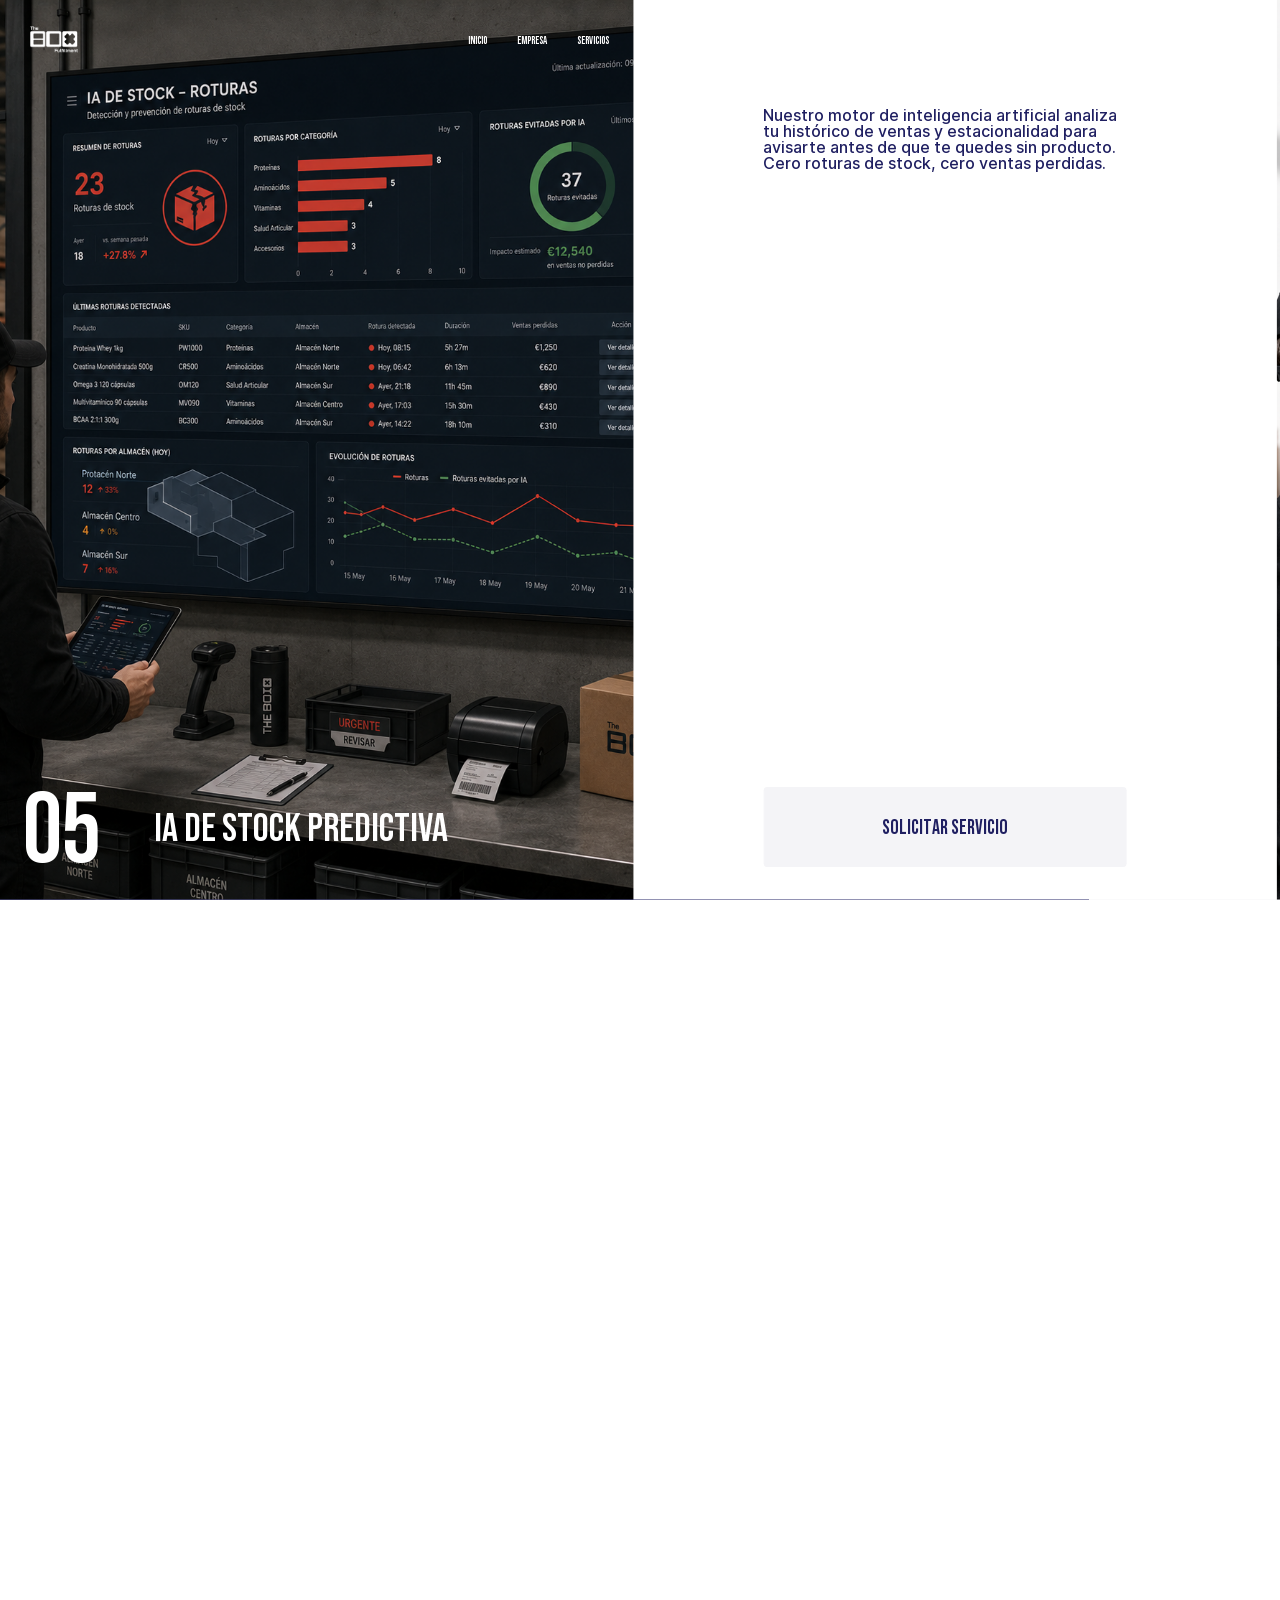
<file: pages/services.html>
<!DOCTYPE html>
<html lang="es">

<head>
	<meta charset="utf-8" />
	<meta name="viewport" content="width=device-width, initial-scale=1.0, minimum-scale=1, maximum-scale=5" />
	<meta name="format-detection" content="telephone=no" />

	<link rel="preload" href="../assets/fonts/BebasNeuePro-Bold.woff" as="font" type="font/woff" crossorigin />
	<link rel="icon" type="image/x-icon" sizes="192x192" href="../assets/favicon.ico" />

	<title>Servicios — The Box Fulfillment</title>
	<meta name="description" content="Almacenamiento, pick &amp; pack, envíos 24–48h, ERP de gestión, IA de stock y devoluciones. El fulfillment especializado para marcas de suplementos." />

	<meta property="og:type" content="website" />
	<meta property="og:title" content="Servicios — The Box Fulfillment" />
	<meta property="og:site_name" content="The Box Fulfillment" />

	<link rel="stylesheet" href="../assets/css/main.css" />
	<link rel="stylesheet" href="../assets/css/custom.css" />
</head>

<body class="page-services">

	<div class="transition-plug">
		<div class="transition-plug__inner"></div>
	</div>

	<!-- Header -->
	<header class="header">
		<div class="container header__container">
			<a href="../index.html" class="header__logo">
				<img src="../assets/img/logos/THE_BOX_LOGO_OFFICIAL-300x175.png" alt="The Box Fulfillment" class="header__logo-img" />
			</a>

			<nav class="header__menu" data-da=".header__hamburger, 1024, 0">
				<a href="../index.html" class="header__menu-item text-hover">
					<span class="text-hover__inner">
						<span class="text-hover__elem text-hover__elem-1">Inicio</span>
						<span class="text-hover__elem text-hover__elem-2 _c-dark">Inicio</span>
					</span>
				</a>
				<a href="./about-us.html" class="header__menu-item text-hover">
					<span class="text-hover__inner">
						<span class="text-hover__elem text-hover__elem-1">Empresa</span>
						<span class="text-hover__elem text-hover__elem-2 _c-dark">Empresa</span>
					</span>
				</a>
				<a href="./services.html" class="header__menu-item text-hover">
					<span class="text-hover__inner">
						<span class="text-hover__elem text-hover__elem-1">Servicios</span>
						<span class="text-hover__elem text-hover__elem-2 _c-dark">Servicios</span>
					</span>
				</a>
				<a href="./blog.html" class="header__menu-item text-hover">
					<span class="text-hover__inner">
						<span class="text-hover__elem text-hover__elem-1">Noticias</span>
						<span class="text-hover__elem text-hover__elem-2 _c-dark">Noticias</span>
					</span>
				</a>
			</nav>

			<div class="header__actions">
				<button type="button" class="header__hamburger-btn btn" aria-label="Abrir menú">
					<span class="is-not-active">Menú</span>
					<span class="is-active">Cerrar</span>
				</button>

				<a href="./contact-us.html" class="header__btn text-hover btn"
					data-da=".header__hamburger, 1024, 1">
					<span class="btn__inner text-hover__inner">
						<span class="text-hover__elem text-hover__elem-1">Empieza ahora</span>
						<span class="text-hover__elem text-hover__elem-2">Empieza ahora</span>
					</span>
				</a>

				<div class="header__lang dropdown">
					<div class="header__lang-heading btn">
						<span class="btn__inner">
							ES
							<svg width="13" height="12" viewBox="0 0 13 12" fill="none" xmlns="http://www.w3.org/2000/svg">
								<path d="M1.267 7.06149L5.84961 11.7365C6.19441 12.0878 6.80452 12.0878 7.15054 11.7365L11.7331 7.06149C12.0902 6.69643 12.0889 6.10663 11.7295 5.74406C11.37 5.38148 10.7905 5.38148 10.4322 5.74654L7.41586 8.82221V0.931267C7.41586 0.415966 7.00504 0 6.49885 0C5.99266 0 5.58184 0.415966 5.58184 0.931267V8.82221L2.56671 5.74654C2.38698 5.56401 2.15223 5.47337 1.91625 5.47337C1.68272 5.47337 1.44796 5.56401 1.26945 5.74406C0.911205 6.10663 0.909982 6.69643 1.267 7.06149Z" fill="#1F1F61" />
							</svg>
						</span>
					</div>
					<div class="header__lang-dropdown">
						<div class="header__lang-list">
							<a href="../en/" class="header__lang-item text-hover">
								<span class="text-hover__inner">
									<span class="text-hover__elem text-hover__elem-1">Eng</span>
									<span class="text-hover__elem text-hover__elem-2">Eng</span>
								</span>
							</a>
						</div>
					</div>
				</div>
			</div>
		</div>
		<div class="header__hamburger container"></div>
	</header>

	<div id="smooth-wrapper">
		<div id="smooth-content" class="overflow-hidden">

			<!-- Hero Services -->
			<section class="hero-services" id="hero">
				<div class="hero-services__x-scroll">

					<div class="hero-services__section hero-services__section-0">
						<div class="container">
							<h1 class="hero-services__title main-animated-text">Nuestros servicios</h1>
						</div>
					</div>

					<!-- 01 Almacenamiento -->
					<div class="hero-services__section hero-services__section-1" id="service-1">
						<div class="hero-services__image">
							<div class="hero-services__heading">
								<span class="hero-services__heading-number">01</span>
								<h2 class="hero-services__heading-text">Almacenamiento</h2>
							</div>
						</div>

						<div class="hero-services__container">
							<div class="hero-services__container-inner">
								<p class="hero-services__text">
									Tu stock siempre bajo control, con trazabilidad completa de lote y caducidad.
								</p>

								<div class="hero-services__wrapper">
									<h3 class="hero-services__caption">Incluye</h3>

									<ul class="hero-services__list _uppercase _min-height">
										<li class="hero-services__list-item">
											<span>Control de lotes</span>
											<button type="button" class="hero-services__list-btn btn _accent" aria-label="Ver más"
												data-fancybox data-src="#services-1">
												<span class="btn__inner"></span>
											</button>
										</li>
										<li class="hero-services__list-item">
											<span>FIFO automático</span>
											<button type="button" class="hero-services__list-btn btn _accent" aria-label="Ver más"
												data-fancybox data-src="#services-1">
												<span class="btn__inner"></span>
											</button>
										</li>
									</ul>
								</div>

								<p class="hero-services__text">
									Recibimos tu producción directamente del laboratorio, registramos cada unidad y te damos visibilidad total desde el primer día.
								</p>
							</div>

							<a href="./contact-us.html" class="hero-services__btn text-hover btn">
								<span class="btn__inner text-hover__inner">
									<span class="text-hover__elem text-hover__elem-1">Solicitar servicio</span>
									<span class="text-hover__elem text-hover__elem-2">Solicitar servicio</span>
								</span>
							</a>
						</div>
					</div>

					<!-- 02 Pick & Pack -->
					<div class="hero-services__section hero-services__section-2" id="service-2">
						<div class="hero-services__image">
							<div class="hero-services__heading">
								<span class="hero-services__heading-number">02</span>
								<h2 class="hero-services__heading-text">Pick &amp; Pack</h2>
							</div>
						</div>

						<div class="hero-services__container">
							<p class="hero-services__text-large">
								Cada pedido sale con el packaging y branding de tu marca. Picking con cero errores, embalaje personalizado y materiales de regalo opcionales. Tu cliente recibe una experiencia de unboxing que fideliza.
							</p>

							<a href="./contact-us.html" class="hero-services__btn text-hover btn">
								<span class="btn__inner text-hover__inner">
									<span class="text-hover__elem text-hover__elem-1">Solicitar servicio</span>
									<span class="text-hover__elem text-hover__elem-2">Solicitar servicio</span>
								</span>
							</a>
						</div>
					</div>

					<!-- 03 Envíos -->
					<div class="hero-services__section hero-services__section-3" id="service-3">
						<div class="hero-services__image">
							<div class="hero-services__heading">
								<span class="hero-services__heading-number">03</span>
								<h2 class="hero-services__heading-text">Envíos 24–48h</h2>
							</div>
						</div>

						<div class="hero-services__container">
							<div class="hero-services__container-inner">
								<p class="hero-services__text">
									Entrega rápida en toda la Península con los mejores transportistas.
								</p>

								<div class="hero-services__wrapper">
									<h3 class="hero-services__caption">Transportistas</h3>

									<ul class="hero-services__list _uppercase _min-height">
										<li class="hero-services__list-item">
											<span>DHL / UPS</span>
											<button type="button" class="hero-services__list-btn btn _accent" aria-label="Ver más"
												data-fancybox data-src="#services-2">
												<span class="btn__inner"></span>
											</button>
										</li>
										<li class="hero-services__list-item">
											<span>Correos / MRW</span>
											<button type="button" class="hero-services__list-btn btn _accent" aria-label="Ver más"
												data-fancybox data-src="#services-2">
												<span class="btn__inner"></span>
											</button>
										</li>
									</ul>
								</div>

								<p class="hero-services__text">
									Mismo día a 50 km de Pozuelo de Alarcón — también en fin de semana. Tracking en tiempo real integrado con tu tienda.
								</p>
							</div>

							<a href="./contact-us.html" class="hero-services__btn text-hover btn">
								<span class="btn__inner text-hover__inner">
									<span class="text-hover__elem text-hover__elem-1">Solicitar servicio</span>
									<span class="text-hover__elem text-hover__elem-2">Solicitar servicio</span>
								</span>
							</a>
						</div>
					</div>

					<!-- 04 ERP de gestión -->
					<div class="hero-services__section hero-services__section-4" id="service-4">
						<div class="hero-services__image">
							<div class="hero-services__heading">
								<span class="hero-services__heading-number">04</span>
								<h2 class="hero-services__heading-text">ERP de gestión</h2>
							</div>
						</div>

						<div class="hero-services__container">
							<div class="hero-services__container-inner">
								<p class="hero-services__text">
									Panel de control con visibilidad total de tu operación logística.
								</p>

								<div class="hero-services__wrapper">
									<h3 class="hero-services__caption">Tu panel incluye:</h3>

									<ul class="hero-services__list">
										<li class="hero-services__list-item">stock en tiempo real por SKU y lote,</li>
										<li class="hero-services__list-item">seguimiento de cada pedido,</li>
										<li class="hero-services__list-item">alertas de caducidad y mínimos de stock,</li>
										<li class="hero-services__list-item">informes descargables para tu equipo.</li>
									</ul>
								</div>

								<p class="hero-services__text">
									Integración directa con Shopify, WooCommerce y cualquier ERP vía API.
								</p>
							</div>

							<a href="./contact-us.html" class="hero-services__btn text-hover btn">
								<span class="btn__inner text-hover__inner">
									<span class="text-hover__elem text-hover__elem-1">Solicitar servicio</span>
									<span class="text-hover__elem text-hover__elem-2">Solicitar servicio</span>
								</span>
							</a>
						</div>
					</div>

					<!-- 05 IA de Stock -->
					<div class="hero-services__section hero-services__section-5" id="service-5">
						<div class="hero-services__image">
							<div class="hero-services__heading">
								<span class="hero-services__heading-number">05</span>
								<h2 class="hero-services__heading-text">IA de Stock Predictiva</h2>
							</div>
						</div>

						<div class="hero-services__container">
							<p class="hero-services__text-large">
								Nuestro motor de inteligencia artificial analiza tu histórico de ventas y estacionalidad para avisarte antes de que te quedes sin producto. Cero roturas de stock, cero ventas perdidas.
							</p>

							<a href="./contact-us.html" class="hero-services__btn text-hover btn">
								<span class="btn__inner text-hover__inner">
									<span class="text-hover__elem text-hover__elem-1">Solicitar servicio</span>
									<span class="text-hover__elem text-hover__elem-2">Solicitar servicio</span>
								</span>
							</a>
						</div>
					</div>

					<!-- 06 Devoluciones -->
					<div class="hero-services__section hero-services__section-6" id="service-6">
						<div class="hero-services__image">
							<div class="hero-services__heading">
								<span class="hero-services__heading-number">06</span>
								<h2 class="hero-services__heading-text">Devoluciones</h2>
							</div>
						</div>

						<div class="hero-services__container">
							<p class="hero-services__text-large">
								Gestionamos la logística inversa de principio a fin: recepción, inspección, reposición al stock o destrucción según protocolo. Tu cliente recibe una etiqueta prepagada y el proceso es transparente para ambas partes.
							</p>

							<a href="./contact-us.html" class="hero-services__btn text-hover btn">
								<span class="btn__inner text-hover__inner">
									<span class="text-hover__elem text-hover__elem-1">Solicitar servicio</span>
									<span class="text-hover__elem text-hover__elem-2">Solicitar servicio</span>
								</span>
							</a>
						</div>
					</div>

				</div>

				<div class="hero-services__progressbar">
					<div class="hero-services__progressbar-fill"></div>
				</div>
			</section>

			<!-- Contact -->
			<section class="contact" id="contact">
				<div class="container">
					<div class="contact__container scale-block">
						<h2 class="contact__title animated-text">
							Tu logística de suplementos, en buenas manos.
						</h2>

						<div class="contact__container-inner opacity-block">
							<p class="contact__text">
								Escríbenos — nuestro equipo te propondrá la solución logística óptima para tu marca de suplementos.
							</p>

							<a href="./contact-us.html" class="contact__btn text-hover btn _accent">
								<span class="btn__inner text-hover__inner">
									<span class="text-hover__elem text-hover__elem-1">¡Déjanos tu número y te llamamos!</span>
									<span class="text-hover__elem text-hover__elem-2">¡Déjanos tu número y te llamamos!</span>
								</span>
							</a>
						</div>
					</div>
				</div>
			</section>

			<!-- Footer -->
			<footer class="footer">
				<div class="container">
					<div class="footer__container">
						<div class="footer__top">
							<a href="../index.html" class="footer__logo">
								<img src="../assets/img/logos/THE_BOX_LOGO_OFFICIAL-300x175.png" alt="The Box Fulfillment" class="footer__logo-img" />
							</a>

							<nav class="footer__menu">
								<div class="footer__menu-col">
									<a href="./services.html" class="footer__menu-heading text-hover">
										<span class="text-hover__inner">
											<span class="text-hover__elem text-hover__elem-1">Fulfillment</span>
											<span class="text-hover__elem text-hover__elem-2">Fulfillment</span>
										</span>
									</a>
									<a href="./services.html" class="footer__menu-item text-hover">
										<span class="text-hover__inner">
											<span class="text-hover__elem text-hover__elem-1">Almacenamiento</span>
											<span class="text-hover__elem text-hover__elem-2">Almacenamiento</span>
										</span>
									</a>
									<a href="./services.html" class="footer__menu-item text-hover">
										<span class="text-hover__inner">
											<span class="text-hover__elem text-hover__elem-1">Pick &amp; Pack</span>
											<span class="text-hover__elem text-hover__elem-2">Pick &amp; Pack</span>
										</span>
									</a>
									<a href="./services.html" class="footer__menu-item text-hover">
										<span class="text-hover__inner">
											<span class="text-hover__elem text-hover__elem-1">Envíos</span>
											<span class="text-hover__elem text-hover__elem-2">Envíos</span>
										</span>
									</a>
									<a href="./services.html" class="footer__menu-item text-hover">
										<span class="text-hover__inner">
											<span class="text-hover__elem text-hover__elem-1">Devoluciones</span>
											<span class="text-hover__elem text-hover__elem-2">Devoluciones</span>
										</span>
									</a>
								</div>

								<div class="footer__menu-col">
									<a href="./services.html" class="footer__menu-heading text-hover">
										<span class="text-hover__inner">
											<span class="text-hover__elem text-hover__elem-1">Plataforma</span>
											<span class="text-hover__elem text-hover__elem-2">Plataforma</span>
										</span>
									</a>
									<a href="./services.html" class="footer__menu-item text-hover">
										<span class="text-hover__inner">
											<span class="text-hover__elem text-hover__elem-1">ERP de gestión</span>
											<span class="text-hover__elem text-hover__elem-2">ERP de gestión</span>
										</span>
									</a>
									<a href="./services.html" class="footer__menu-item text-hover">
										<span class="text-hover__inner">
											<span class="text-hover__elem text-hover__elem-1">IA de Stock</span>
											<span class="text-hover__elem text-hover__elem-2">IA de Stock</span>
										</span>
									</a>
									<a href="./services.html" class="footer__menu-item text-hover">
										<span class="text-hover__inner">
											<span class="text-hover__elem text-hover__elem-1">Integraciones</span>
											<span class="text-hover__elem text-hover__elem-2">Integraciones</span>
										</span>
									</a>
								</div>

								<div class="footer__menu-col">
									<a href="./blog.html" class="footer__menu-heading text-hover">
										<span class="text-hover__inner">
											<span class="text-hover__elem text-hover__elem-1">Recursos</span>
											<span class="text-hover__elem text-hover__elem-2">Recursos</span>
										</span>
									</a>
									<a href="./blog.html" class="footer__menu-item text-hover">
										<span class="text-hover__inner">
											<span class="text-hover__elem text-hover__elem-1">Noticias</span>
											<span class="text-hover__elem text-hover__elem-2">Noticias</span>
										</span>
									</a>
									<a href="./faq.html" class="footer__menu-item text-hover">
										<span class="text-hover__inner">
											<span class="text-hover__elem text-hover__elem-1">FAQ</span>
											<span class="text-hover__elem text-hover__elem-2">FAQ</span>
										</span>
									</a>
								</div>

								<div class="footer__menu-col">
									<a href="./about-us.html" class="footer__menu-heading text-hover">
										<span class="text-hover__inner">
											<span class="text-hover__elem text-hover__elem-1">Empresa</span>
											<span class="text-hover__elem text-hover__elem-2">Empresa</span>
										</span>
									</a>
									<a href="./about-us.html" class="footer__menu-item text-hover">
										<span class="text-hover__inner">
											<span class="text-hover__elem text-hover__elem-1">Sobre nosotros</span>
											<span class="text-hover__elem text-hover__elem-2">Sobre nosotros</span>
										</span>
									</a>
									<a href="./contact-us.html" class="footer__menu-item text-hover">
										<span class="text-hover__inner">
											<span class="text-hover__elem text-hover__elem-1">Contacto</span>
											<span class="text-hover__elem text-hover__elem-2">Contacto</span>
										</span>
									</a>
								</div>
							</nav>
						</div>

						<div class="footer__bottom">
							<p class="footer__title animated-text">The Box Fulfillment</p>

							<div class="footer__bottom-container">
								<div class="footer__bottom-wrapper">
									<span class="footer__copyrights">
										© 2026 The Box Fulfillment. Todos los derechos reservados.
									</span>
									<a href="./privacy-policy.html" class="footer__link text-hover">
										<span class="text-hover__inner">
											<span class="text-hover__elem text-hover__elem-1">Política de privacidad</span>
											<span class="text-hover__elem text-hover__elem-2">Política de privacidad</span>
										</span>
									</a>
								</div>

								<div class="footer__bottom-wrap">
									<div class="footer__up">
										<span class="footer__up-text">Arriba</span>
										<button type="button" class="footer__up-btn" data-scroll-to="hero">
											<svg class="footer__up-icon" width="30" height="30" viewBox="0 0 30 30" fill="none" xmlns="http://www.w3.org/2000/svg">
												<path d="M17.8544 14.4299L15.3548 11.919C15.1667 11.7302 14.8339 11.7302 14.6452 11.919L12.1456 14.4299C11.9508 14.626 11.9515 14.9428 12.1476 15.1375C12.3436 15.3322 12.6597 15.3322 12.8552 15.1362L14.5004 13.4842L14.5004 17.7225C14.5004 17.9992 14.7245 18.2227 15.0006 18.2227C15.2767 18.2227 15.5008 17.9992 15.5008 17.7225L15.5008 13.4842L17.1454 15.1362C17.2435 15.2342 17.3715 15.2829 17.5002 15.2829C17.6276 15.2829 17.7557 15.2342 17.853 15.1375C18.0484 14.9428 18.0491 14.626 17.8544 14.4299Z" fill="#1F1F61" />
											</svg>
										</button>
									</div>
								</div>
							</div>
						</div>
					</div>
				</div>
			</footer>

		</div>
	</div>

<!-- Modal: Almacenamiento detalle -->
	<div class="modal-services hidden" id="services-1">
		<div class="modal-services__inner">
			<h3 class="modal-services__title">Almacenamiento especializado en suplementos</h3>

			<div class="modal-services__container">
				<h4 class="modal-services__heading">Control de lotes y caducidades</h4>
				<p class="modal-services__text">
					Cada SKU entra con número de lote y fecha de caducidad registrada. El sistema aplica FIFO automático para garantizar que siempre sale el producto más antiguo primero.
				</p>
			</div>

			<div class="modal-services__container">
				<h4 class="modal-services__heading">Alertas proactivas</h4>
				<ul class="modal-services__list">
					<li class="modal-services__list-item">Alerta de caducidad próxima (configurable, p. ej. 90 días).</li>
					<li class="modal-services__list-item">Alerta de stock mínimo por SKU.</li>
					<li class="modal-services__list-item">Informe semanal de inventario en tu correo.</li>
				</ul>
			</div>

			<div class="modal-services__container">
				<h4 class="modal-services__heading">Condiciones del almacén</h4>
				<p class="modal-services__text">
					Temperatura controlada, acceso restringido y cámaras 24h. Cumplimos los requisitos de almacenamiento para suplementos según normativa alimentaria española.
				</p>
			</div>
		</div>
	</div>

	<!-- Modal: Envíos detalle -->
	<div class="modal-services hidden" id="services-2">
		<div class="modal-services__inner">
			<h3 class="modal-services__title">Red de transportistas y coberturas</h3>

			<div class="modal-services__container">
				<h4 class="modal-services__heading">Transportistas integrados</h4>
				<ul class="modal-services__list">
					<li class="modal-services__list-item">DHL Express — entrega al día siguiente en toda España.</li>
					<li class="modal-services__list-item">UPS — cobertura peninsular e islas.</li>
					<li class="modal-services__list-item">Correos Express — opción económica para envíos estándar.</li>
					<li class="modal-services__list-item">MRW — cobertura en zonas rurales y Andorra.</li>
				</ul>
			</div>

			<div class="modal-services__container">
				<h4 class="modal-services__heading">Entrega el mismo día</h4>
				<p class="modal-services__text">
					Pedidos confirmados antes de las 14h con destino dentro de 50 km de Pozuelo de Alarcón salen el mismo día, incluidos sábados y domingos.
				</p>
			</div>

			<div class="modal-services__container">
				<h4 class="modal-services__heading">Tracking en tiempo real</h4>
				<p class="modal-services__text">
					Tu cliente recibe un enlace de seguimiento automático. Tú ves todos los envíos activos desde tu panel ERP en tiempo real.
				</p>
			</div>
		</div>
	</div>

	<script src="../assets/js/main.js"></script>
	<script src="../assets/js/custom.js"></script>

</body>
</html>
</file>
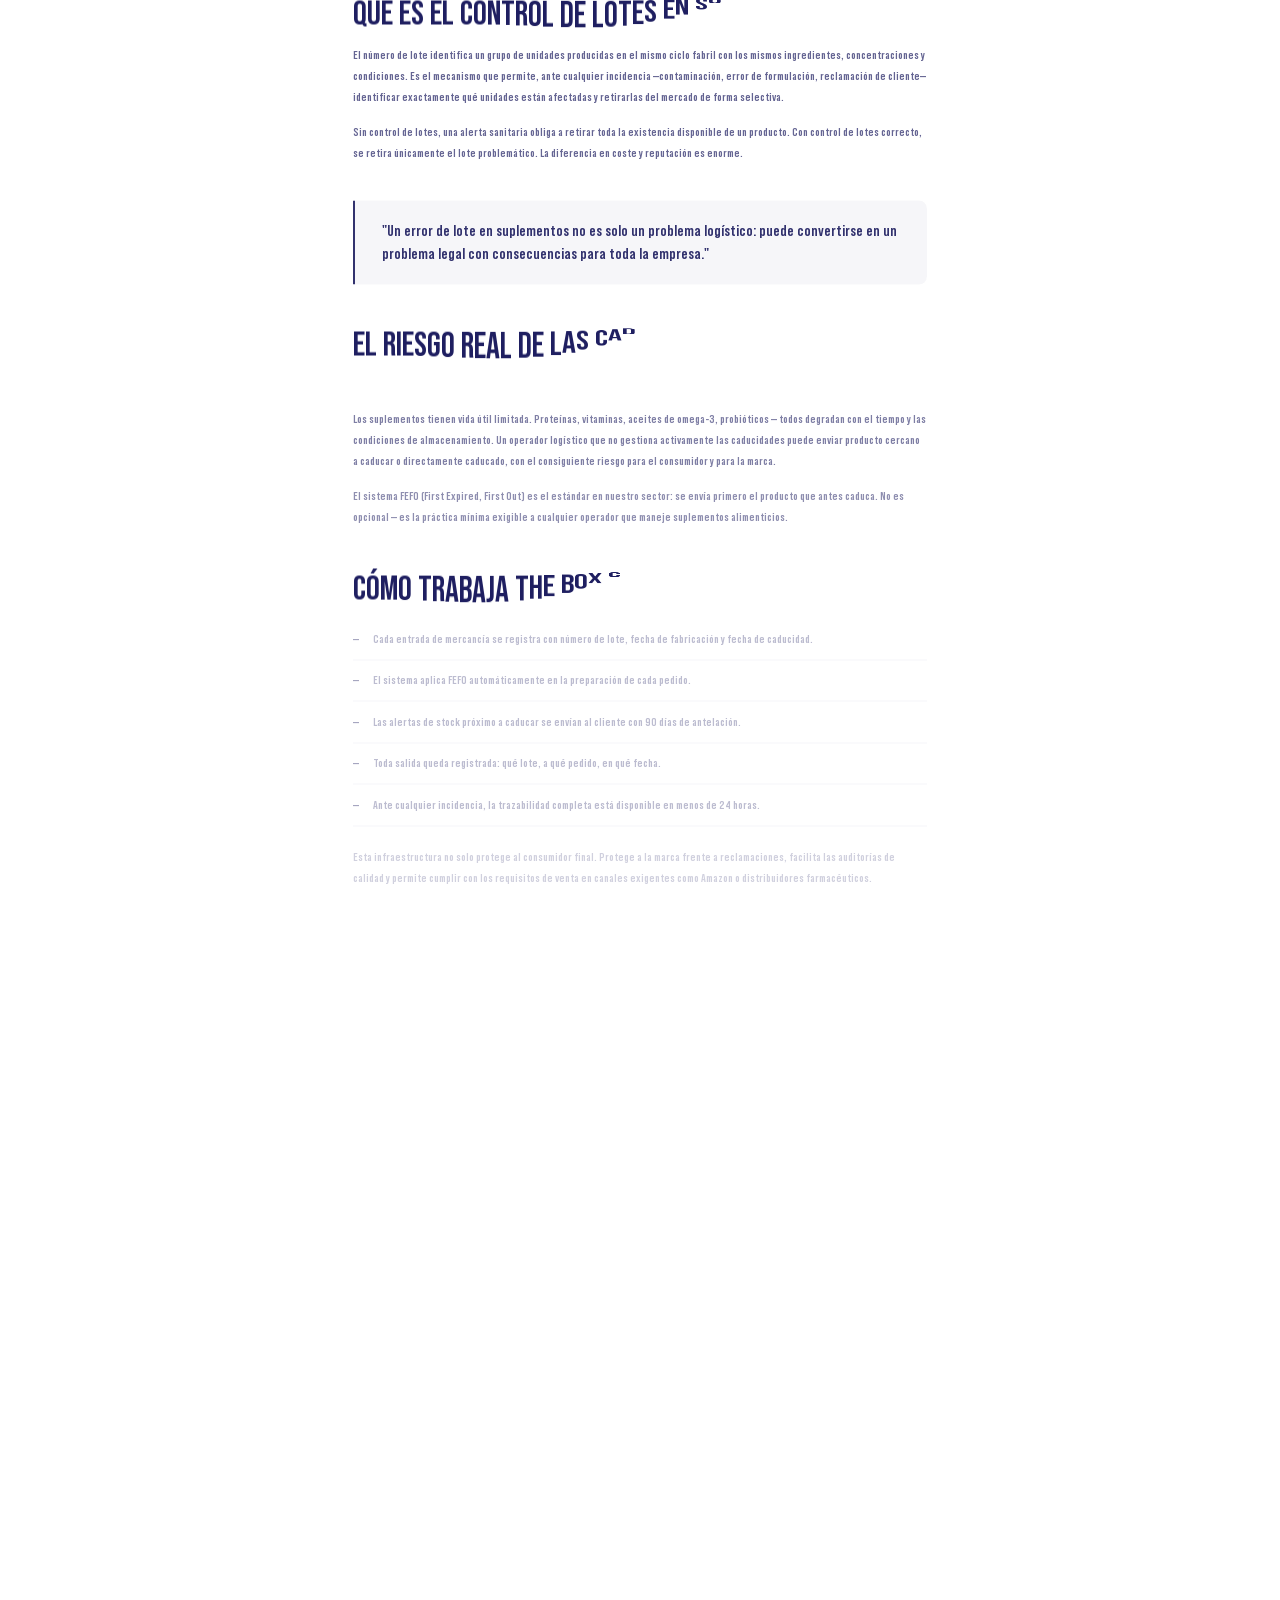
<file: pages/blog/control-lotes-caducidades.html>
<!DOCTYPE html>
<html lang="es">
<head>
	<meta charset="utf-8" />
	<meta name="viewport" content="width=device-width, initial-scale=1.0, minimum-scale=1, maximum-scale=5" />
	<meta name="format-detection" content="telephone=no" />
	<link rel="preload" href="../../assets/fonts/BebasNeuePro-Bold.woff" as="font" type="font/woff" crossorigin />
	<link rel="icon" type="image/x-icon" sizes="192x192" href="../../assets/favicon.ico" />
	<title>Control de lotes y caducidades en suplementos — The Box Fulfillment</title>
	<meta name="description" content="El control de lotes y caducidades es crítico en el fulfillment de suplementos. Descubre cómo gestionarlo correctamente y evitar riesgos legales y comerciales." />
	<meta property="og:type" content="article" />
	<meta property="og:title" content="Control de lotes y caducidades: por qué es crítico en el fulfillment de suplementos" />
	<meta property="og:site_name" content="The Box Fulfillment" />
	<link rel="stylesheet" href="../../assets/css/main.css" />
	<link rel="stylesheet" href="../../assets/css/custom.css" />
</head>
<body class="page-article">

	<div class="transition-plug"><div class="transition-plug__inner"></div></div>

	<header class="header">
		<div class="container header__container">
			<a href="../../index.html" class="header__logo"><img src="../../assets/img/logos/THE_BOX_LOGO_OFFICIAL-300x175.png" alt="The Box Fulfillment" class="header__logo-img" /></a>
			<nav class="header__menu" data-da=".header__hamburger, 1024, 0">
				<a href="../../index.html" class="header__menu-item text-hover"><span class="text-hover__inner"><span class="text-hover__elem text-hover__elem-1">Inicio</span><span class="text-hover__elem text-hover__elem-2 _c-dark">Inicio</span></span></a>
				<a href="../about-us.html" class="header__menu-item text-hover"><span class="text-hover__inner"><span class="text-hover__elem text-hover__elem-1">Empresa</span><span class="text-hover__elem text-hover__elem-2 _c-dark">Empresa</span></span></a>
				<a href="../services.html" class="header__menu-item text-hover"><span class="text-hover__inner"><span class="text-hover__elem text-hover__elem-1">Servicios</span><span class="text-hover__elem text-hover__elem-2 _c-dark">Servicios</span></span></a>
				<a href="../blog.html" class="header__menu-item text-hover"><span class="text-hover__inner"><span class="text-hover__elem text-hover__elem-1">Noticias</span><span class="text-hover__elem text-hover__elem-2 _c-dark">Noticias</span></span></a>
			</nav>
			<div class="header__actions">
				<button type="button" class="header__hamburger-btn btn" aria-label="Abrir menú"><span class="is-not-active">Menú</span><span class="is-active">Cerrar</span></button>
				<a href="../contact-us.html" class="header__btn text-hover btn" data-da=".header__hamburger, 1024, 1"><span class="btn__inner text-hover__inner"><span class="text-hover__elem text-hover__elem-1">Empieza ahora</span><span class="text-hover__elem text-hover__elem-2">Empieza ahora</span></span></a>
				<div class="header__lang dropdown"><div class="header__lang-heading btn"><span class="btn__inner">ES<svg width="13" height="12" viewBox="0 0 13 12" fill="none"><path d="M1.267 7.06149L5.84961 11.7365C6.19441 12.0878 6.80452 12.0878 7.15054 11.7365L11.7331 7.06149C12.0902 6.69643 12.0889 6.10663 11.7295 5.74406C11.37 5.38148 10.7905 5.38148 10.4322 5.74654L7.41586 8.82221V0.931267C7.41586 0.415966 7.00504 0 6.49885 0C5.99266 0 5.58184 0.415966 5.58184 0.931267V8.82221L2.56671 5.74654C2.38698 5.56401 2.15223 5.47337 1.91625 5.47337C1.68272 5.47337 1.44796 5.56401 1.26945 5.74406C0.911205 6.10663 0.909982 6.69643 1.267 7.06149Z" fill="#1F1F61"/></svg></span></div><div class="header__lang-dropdown"><div class="header__lang-list"><a href="../../en/" class="header__lang-item text-hover"><span class="text-hover__inner"><span class="text-hover__elem text-hover__elem-1">Eng</span><span class="text-hover__elem text-hover__elem-2">Eng</span></span></a></div></div></div>
			</div>
		</div>
		<div class="header__hamburger container"></div>
	</header>

	<div id="smooth-wrapper">
		<div id="smooth-content" class="overflow-hidden">

			<section class="article-hero" id="hero">
				<div class="container">
					<div class="article-hero__meta">
						<a href="../blog.html" class="article-hero__back"><svg width="16" height="16" viewBox="0 0 16 16" fill="none"><path d="M10 3L5 8L10 13" stroke="#1F1F61" stroke-width="1.5" stroke-linecap="round"/></svg>Noticias</a>
						<span class="article-hero__category">Suplementos</span>
						<span class="article-hero__date">22.04.2026</span>
					</div>
					<h1 class="article-hero__title main-animated-text">Control de lotes y caducidades: por qué es crítico en el fulfillment de suplementos</h1>
				</div>
				<div class="container">
					<div class="article-hero__cover">
						<img src="../../assets/img/services/imgService2.webp" alt="Control de lotes y caducidades" class="article-hero__img" />
					</div>
				</div>
			</section>

			<section class="article-body">
				<div class="container">
					<div class="article-body__inner">

						<p class="article-body__lead opacity-block">
							En el mundo del fulfillment generalista, un producto es un producto. En el mundo de los suplementos, un producto tiene número de lote, fecha de caducidad, condiciones de almacenamiento y trazabilidad regulatoria. La diferencia entre gestionar bien o mal esos datos puede significar la diferencia entre una marca que crece y una que recibe una reclamación de la AECOSAN.
						</p>

						<h2 class="article-body__h2 animated-text">Qué es el control de lotes en suplementos</h2>
						<p class="article-body__p opacity-block">
							El número de lote identifica un grupo de unidades producidas en el mismo ciclo fabril con los mismos ingredientes, concentraciones y condiciones. Es el mecanismo que permite, ante cualquier incidencia —contaminación, error de formulación, reclamación de cliente— identificar exactamente qué unidades están afectadas y retirarlas del mercado de forma selectiva.
						</p>
						<p class="article-body__p opacity-block">
							Sin control de lotes, una alerta sanitaria obliga a retirar toda la existencia disponible de un producto. Con control de lotes correcto, se retira únicamente el lote problemático. La diferencia en coste y reputación es enorme.
						</p>

						<blockquote class="article-body__quote opacity-block">
							"Un error de lote en suplementos no es solo un problema logístico: puede convertirse en un problema legal con consecuencias para toda la empresa."
						</blockquote>

						<h2 class="article-body__h2 animated-text">El riesgo real de las caducidades mal gestionadas</h2>
						<p class="article-body__p opacity-block">
							Los suplementos tienen vida útil limitada. Proteínas, vitaminas, aceites de omega-3, probióticos — todos degradan con el tiempo y las condiciones de almacenamiento. Un operador logístico que no gestiona activamente las caducidades puede enviar producto cercano a caducar o directamente caducado, con el consiguiente riesgo para el consumidor y para la marca.
						</p>
						<p class="article-body__p opacity-block">
							El sistema FEFO (First Expired, First Out) es el estándar en nuestro sector: se envía primero el producto que antes caduca. No es opcional — es la práctica mínima exigible a cualquier operador que maneje suplementos alimenticios.
						</p>

						<h2 class="article-body__h2 animated-text">Cómo trabaja The Box con lotes y caducidades</h2>
						<ul class="article-body__list opacity-block">
							<li>Cada entrada de mercancía se registra con número de lote, fecha de fabricación y fecha de caducidad.</li>
							<li>El sistema aplica FEFO automáticamente en la preparación de cada pedido.</li>
							<li>Las alertas de stock próximo a caducar se envían al cliente con 90 días de antelación.</li>
							<li>Toda salida queda registrada: qué lote, a qué pedido, en qué fecha.</li>
							<li>Ante cualquier incidencia, la trazabilidad completa está disponible en menos de 24 horas.</li>
						</ul>

						<p class="article-body__p opacity-block">
							Esta infraestructura no solo protege al consumidor final. Protege a la marca frente a reclamaciones, facilita las auditorías de calidad y permite cumplir con los requisitos de venta en canales exigentes como Amazon o distribuidores farmacéuticos.
						</p>
						<p class="article-body__p opacity-block">
							Gestionar bien los lotes y las caducidades no es un extra: es la base sobre la que se construye cualquier operación logística seria en el sector de los suplementos.
						</p>

					</div>
				</div>
			</section>

			<section class="contact" id="contact">
				<div class="container">
					<div class="contact__container scale-block">
						<div class="contact__top opacity-block"><span class="contact__top-text">Contacto</span><span class="contact__top-text">Tu logística, nuestra responsabilidad.</span></div>
						<h2 class="contact__title animated-text">Tu logística de suplementos, en buenas manos.</h2>
						<div class="contact__container-inner opacity-block">
							<p class="contact__text">Escríbenos — nuestro equipo te propondrá la solución logística óptima para tu marca de suplementos.</p>
							<a href="../contact-us.html" class="contact__btn text-hover btn _accent"><span class="btn__inner text-hover__inner"><span class="text-hover__elem text-hover__elem-1">¡Déjanos tu número y te llamamos!</span><span class="text-hover__elem text-hover__elem-2">¡Déjanos tu número y te llamamos!</span></span></a>
						</div>
					</div>
				</div>
			</section>

			<footer class="footer">
				<div class="container"><div class="footer__container">
					<div class="footer__top">
						<a href="../../index.html" class="footer__logo"><img src="../../assets/img/logos/THE_BOX_LOGO_OFFICIAL-300x175.png" alt="The Box Fulfillment" class="footer__logo-img" /></a>
						<nav class="footer__menu">
							<div class="footer__menu-col"><a href="../services.html" class="footer__menu-heading text-hover"><span class="text-hover__inner"><span class="text-hover__elem text-hover__elem-1">Fulfillment</span><span class="text-hover__elem text-hover__elem-2">Fulfillment</span></span></a><a href="../services.html" class="footer__menu-item text-hover"><span class="text-hover__inner"><span class="text-hover__elem text-hover__elem-1">Almacenamiento</span><span class="text-hover__elem text-hover__elem-2">Almacenamiento</span></span></a><a href="../services.html" class="footer__menu-item text-hover"><span class="text-hover__inner"><span class="text-hover__elem text-hover__elem-1">Pick &amp; Pack</span><span class="text-hover__elem text-hover__elem-2">Pick &amp; Pack</span></span></a><a href="../services.html" class="footer__menu-item text-hover"><span class="text-hover__inner"><span class="text-hover__elem text-hover__elem-1">Envíos</span><span class="text-hover__elem text-hover__elem-2">Envíos</span></span></a><a href="../services.html" class="footer__menu-item text-hover"><span class="text-hover__inner"><span class="text-hover__elem text-hover__elem-1">Devoluciones</span><span class="text-hover__elem text-hover__elem-2">Devoluciones</span></span></a></div>
							<div class="footer__menu-col"><a href="../services.html" class="footer__menu-heading text-hover"><span class="text-hover__inner"><span class="text-hover__elem text-hover__elem-1">Plataforma</span><span class="text-hover__elem text-hover__elem-2">Plataforma</span></span></a><a href="../services.html" class="footer__menu-item text-hover"><span class="text-hover__inner"><span class="text-hover__elem text-hover__elem-1">ERP de gestión</span><span class="text-hover__elem text-hover__elem-2">ERP de gestión</span></span></a><a href="../services.html" class="footer__menu-item text-hover"><span class="text-hover__inner"><span class="text-hover__elem text-hover__elem-1">IA de Stock</span><span class="text-hover__elem text-hover__elem-2">IA de Stock</span></span></a></div>
							<div class="footer__menu-col"><a href="../blog.html" class="footer__menu-heading text-hover"><span class="text-hover__inner"><span class="text-hover__elem text-hover__elem-1">Recursos</span><span class="text-hover__elem text-hover__elem-2">Recursos</span></span></a><a href="../blog.html" class="footer__menu-item text-hover"><span class="text-hover__inner"><span class="text-hover__elem text-hover__elem-1">Noticias</span><span class="text-hover__elem text-hover__elem-2">Noticias</span></span></a></div>
							<div class="footer__menu-col"><a href="../about-us.html" class="footer__menu-heading text-hover"><span class="text-hover__inner"><span class="text-hover__elem text-hover__elem-1">Empresa</span><span class="text-hover__elem text-hover__elem-2">Empresa</span></span></a><a href="../about-us.html" class="footer__menu-item text-hover"><span class="text-hover__inner"><span class="text-hover__elem text-hover__elem-1">Sobre nosotros</span><span class="text-hover__elem text-hover__elem-2">Sobre nosotros</span></span></a><a href="../contact-us.html" class="footer__menu-item text-hover"><span class="text-hover__inner"><span class="text-hover__elem text-hover__elem-1">Contacto</span><span class="text-hover__elem text-hover__elem-2">Contacto</span></span></a></div>
						</nav>
					</div>
					<div class="footer__bottom"><p class="footer__title animated-text">The Box Fulfillment</p><div class="footer__bottom-container"><div class="footer__bottom-wrapper"><span class="footer__copyrights">© 2026 The Box Fulfillment. Todos los derechos reservados.</span><a href="../privacy-policy.html" class="footer__link text-hover"><span class="text-hover__inner"><span class="text-hover__elem text-hover__elem-1">Política de privacidad</span><span class="text-hover__elem text-hover__elem-2">Política de privacidad</span></span></a></div><div class="footer__bottom-wrap"><div class="footer__up"><span class="footer__up-text">Arriba</span><button type="button" class="footer__up-btn" data-scroll-to="hero"><svg class="footer__up-icon" width="30" height="30" viewBox="0 0 30 30" fill="none"><path d="M17.8544 14.4299L15.3548 11.919C15.1667 11.7302 14.8339 11.7302 14.6452 11.919L12.1456 14.4299C11.9508 14.626 11.9515 14.9428 12.1476 15.1375C12.3436 15.3322 12.6597 15.3322 12.8552 15.1362L14.5004 13.4842L14.5004 17.7225C14.5004 17.9992 14.7245 18.2227 15.0006 18.2227C15.2767 18.2227 15.5008 17.9992 15.5008 17.7225L15.5008 13.4842L17.1454 15.1362C17.2435 15.2342 17.3715 15.2829 17.5002 15.2829C17.6276 15.2829 17.7557 15.2342 17.853 15.1375C18.0484 14.9428 18.0491 14.626 17.8544 14.4299Z" fill="#1F1F61"/></svg></button></div></div></div></div>
				</div></div>
			</footer>

		</div>
	</div>


	<script src="../../assets/js/main.js"></script>
	<script src="../../assets/js/custom.js"></script>
</body>
</html>
</file>
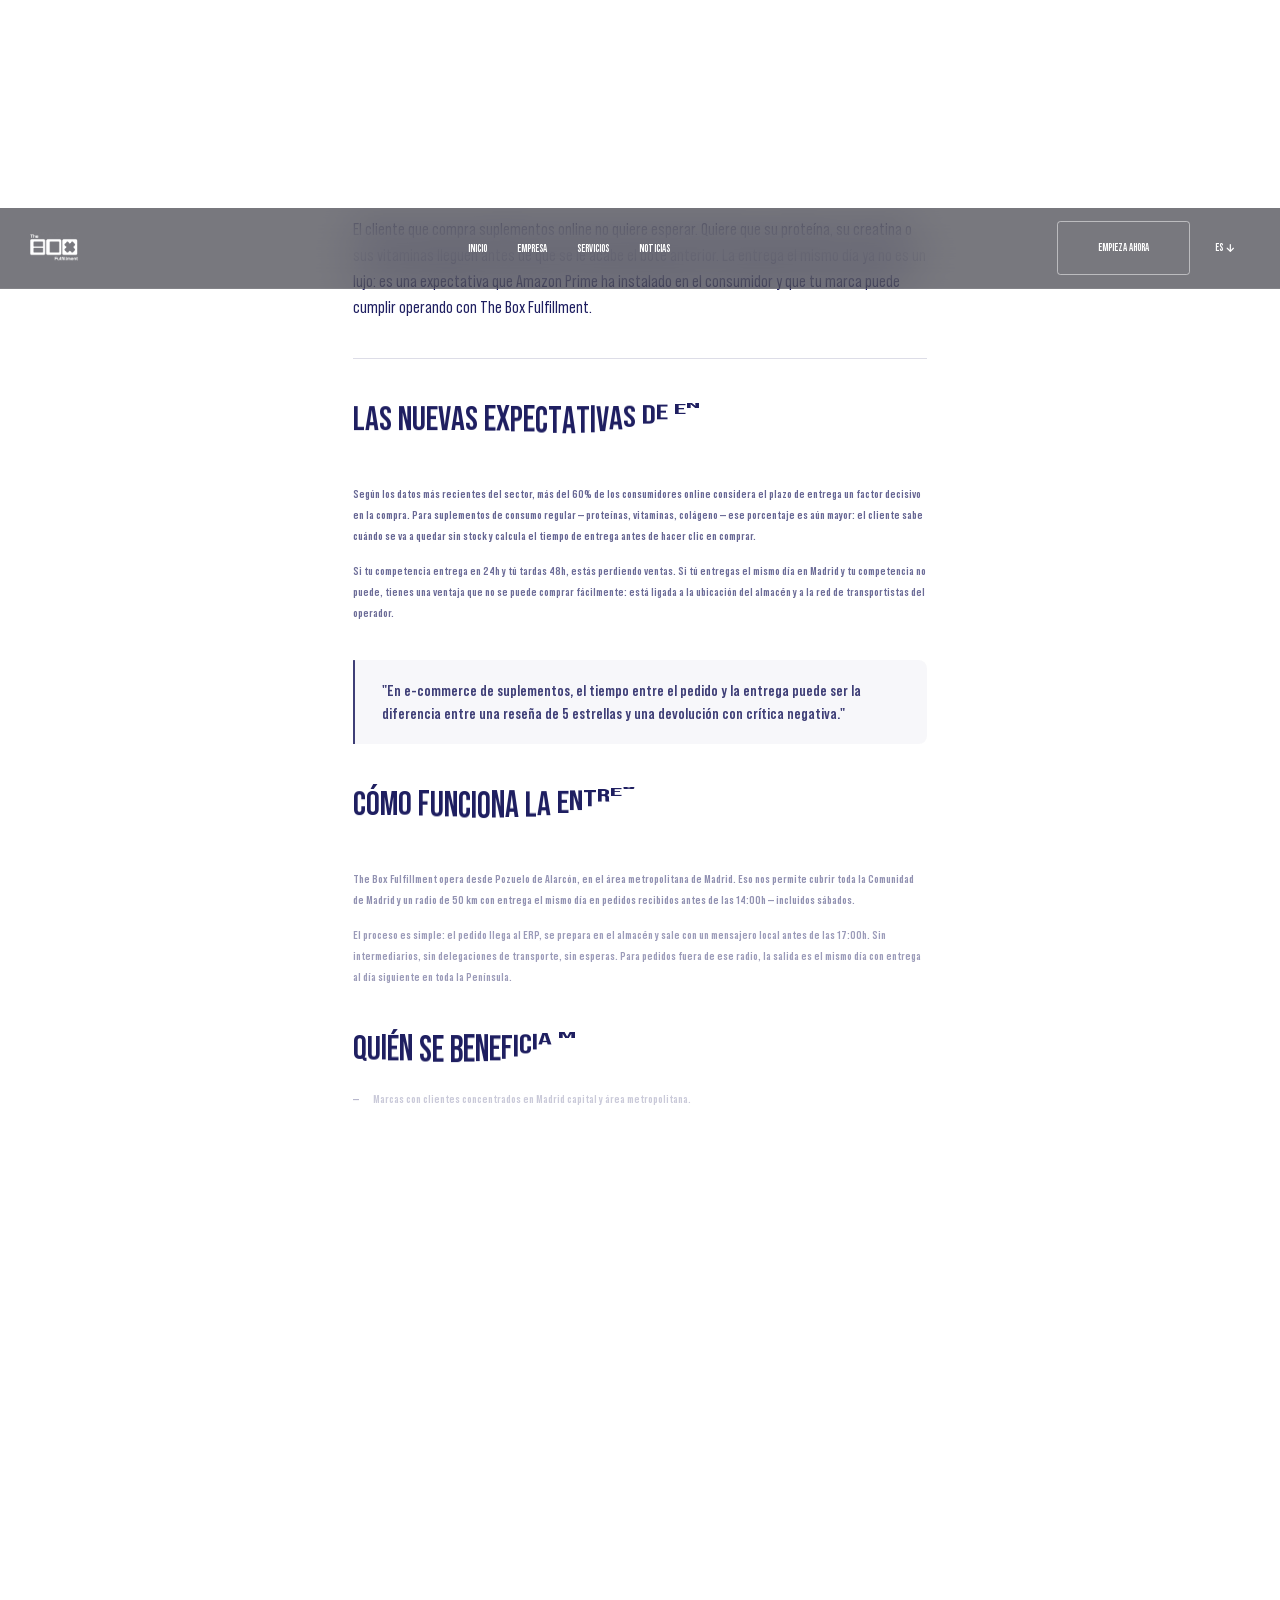
<file: pages/blog/envios-mismo-dia-madrid.html>
<!DOCTYPE html>
<html lang="es">
<head>
	<meta charset="utf-8" />
	<meta name="viewport" content="width=device-width, initial-scale=1.0, minimum-scale=1, maximum-scale=5" />
	<meta name="format-detection" content="telephone=no" />
	<link rel="preload" href="../../assets/fonts/BebasNeuePro-Bold.woff" as="font" type="font/woff" crossorigin />
	<link rel="icon" type="image/x-icon" sizes="192x192" href="../../assets/favicon.ico" />
	<title>Envíos el mismo día en Madrid para marcas de suplementos — The Box Fulfillment</title>
	<meta name="description" content="Entrega el mismo día en Madrid y área metropolitana desde Pozuelo de Alarcón. Una ventaja competitiva real para marcas de suplementos en e-commerce." />
	<meta property="og:type" content="article" />
	<meta property="og:title" content="Envíos el mismo día en Madrid: ventaja competitiva para marcas de suplementos" />
	<meta property="og:site_name" content="The Box Fulfillment" />
	<link rel="stylesheet" href="../../assets/css/main.css" />
	<link rel="stylesheet" href="../../assets/css/custom.css" />
</head>
<body class="page-article">

	<div class="transition-plug"><div class="transition-plug__inner"></div></div>

	<header class="header">
		<div class="container header__container">
			<a href="../../index.html" class="header__logo"><img src="../../assets/img/logos/THE_BOX_LOGO_OFFICIAL-300x175.png" alt="The Box Fulfillment" class="header__logo-img" /></a>
			<nav class="header__menu" data-da=".header__hamburger, 1024, 0">
				<a href="../../index.html" class="header__menu-item text-hover"><span class="text-hover__inner"><span class="text-hover__elem text-hover__elem-1">Inicio</span><span class="text-hover__elem text-hover__elem-2 _c-dark">Inicio</span></span></a>
				<a href="../about-us.html" class="header__menu-item text-hover"><span class="text-hover__inner"><span class="text-hover__elem text-hover__elem-1">Empresa</span><span class="text-hover__elem text-hover__elem-2 _c-dark">Empresa</span></span></a>
				<a href="../services.html" class="header__menu-item text-hover"><span class="text-hover__inner"><span class="text-hover__elem text-hover__elem-1">Servicios</span><span class="text-hover__elem text-hover__elem-2 _c-dark">Servicios</span></span></a>
				<a href="../blog.html" class="header__menu-item text-hover"><span class="text-hover__inner"><span class="text-hover__elem text-hover__elem-1">Noticias</span><span class="text-hover__elem text-hover__elem-2 _c-dark">Noticias</span></span></a>
			</nav>
			<div class="header__actions">
				<button type="button" class="header__hamburger-btn btn" aria-label="Abrir menú"><span class="is-not-active">Menú</span><span class="is-active">Cerrar</span></button>
				<a href="../contact-us.html" class="header__btn text-hover btn" data-da=".header__hamburger, 1024, 1"><span class="btn__inner text-hover__inner"><span class="text-hover__elem text-hover__elem-1">Empieza ahora</span><span class="text-hover__elem text-hover__elem-2">Empieza ahora</span></span></a>
				<div class="header__lang dropdown"><div class="header__lang-heading btn"><span class="btn__inner">ES<svg width="13" height="12" viewBox="0 0 13 12" fill="none"><path d="M1.267 7.06149L5.84961 11.7365C6.19441 12.0878 6.80452 12.0878 7.15054 11.7365L11.7331 7.06149C12.0902 6.69643 12.0889 6.10663 11.7295 5.74406C11.37 5.38148 10.7905 5.38148 10.4322 5.74654L7.41586 8.82221V0.931267C7.41586 0.415966 7.00504 0 6.49885 0C5.99266 0 5.58184 0.415966 5.58184 0.931267V8.82221L2.56671 5.74654C2.38698 5.56401 2.15223 5.47337 1.91625 5.47337C1.68272 5.47337 1.44796 5.56401 1.26945 5.74406C0.911205 6.10663 0.909982 6.69643 1.267 7.06149Z" fill="#1F1F61"/></svg></span></div><div class="header__lang-dropdown"><div class="header__lang-list"><a href="../../en/" class="header__lang-item text-hover"><span class="text-hover__inner"><span class="text-hover__elem text-hover__elem-1">Eng</span><span class="text-hover__elem text-hover__elem-2">Eng</span></span></a></div></div></div>
			</div>
		</div>
		<div class="header__hamburger container"></div>
	</header>

	<div id="smooth-wrapper">
		<div id="smooth-content" class="overflow-hidden">

			<section class="article-hero" id="hero">
				<div class="container">
					<div class="article-hero__meta">
						<a href="../blog.html" class="article-hero__back"><svg width="16" height="16" viewBox="0 0 16 16" fill="none"><path d="M10 3L5 8L10 13" stroke="#1F1F61" stroke-width="1.5" stroke-linecap="round"/></svg>Noticias</a>
						<span class="article-hero__category">Logística</span>
						<span class="article-hero__date">15.03.2026</span>
					</div>
					<h1 class="article-hero__title main-animated-text">Envíos el mismo día en Madrid: ventaja competitiva para marcas de suplementos</h1>
				</div>
				<div class="container">
					<div class="article-hero__cover">
						<img src="../../assets/img/services/imgService3.webp" alt="Envíos el mismo día en Madrid" class="article-hero__img" />
					</div>
				</div>
			</section>

			<section class="article-body">
				<div class="container">
					<div class="article-body__inner">

						<p class="article-body__lead opacity-block">
							El cliente que compra suplementos online no quiere esperar. Quiere que su proteína, su creatina o sus vitaminas lleguen antes de que se le acabe el bote anterior. La entrega el mismo día ya no es un lujo: es una expectativa que Amazon Prime ha instalado en el consumidor y que tu marca puede cumplir operando con The Box Fulfillment.
						</p>

						<h2 class="article-body__h2 animated-text">Las nuevas expectativas de entrega en e-commerce</h2>
						<p class="article-body__p opacity-block">
							Según los datos más recientes del sector, más del 60% de los consumidores online considera el plazo de entrega un factor decisivo en la compra. Para suplementos de consumo regular — proteínas, vitaminas, colágeno — ese porcentaje es aún mayor: el cliente sabe cuándo se va a quedar sin stock y calcula el tiempo de entrega antes de hacer clic en comprar.
						</p>
						<p class="article-body__p opacity-block">
							Si tu competencia entrega en 24h y tú tardas 48h, estás perdiendo ventas. Si tú entregas el mismo día en Madrid y tu competencia no puede, tienes una ventaja que no se puede comprar fácilmente: está ligada a la ubicación del almacén y a la red de transportistas del operador.
						</p>

						<blockquote class="article-body__quote opacity-block">
							"En e-commerce de suplementos, el tiempo entre el pedido y la entrega puede ser la diferencia entre una reseña de 5 estrellas y una devolución con crítica negativa."
						</blockquote>

						<h2 class="article-body__h2 animated-text">Cómo funciona la entrega el mismo día desde Pozuelo</h2>
						<p class="article-body__p opacity-block">
							The Box Fulfillment opera desde Pozuelo de Alarcón, en el área metropolitana de Madrid. Eso nos permite cubrir toda la Comunidad de Madrid y un radio de 50 km con entrega el mismo día en pedidos recibidos antes de las 14:00h — incluidos sábados.
						</p>
						<p class="article-body__p opacity-block">
							El proceso es simple: el pedido llega al ERP, se prepara en el almacén y sale con un mensajero local antes de las 17:00h. Sin intermediarios, sin delegaciones de transporte, sin esperas. Para pedidos fuera de ese radio, la salida es el mismo día con entrega al día siguiente en toda la Península.
						</p>

						<h2 class="article-body__h2 animated-text">Quién se beneficia más de este servicio</h2>
						<ul class="article-body__list opacity-block">
							<li>Marcas con clientes concentrados en Madrid capital y área metropolitana.</li>
							<li>Tiendas online con reseñas que mencionan la velocidad de entrega como factor de satisfacción.</li>
							<li>Marcas que venden en Amazon y quieren mejorar su puntuación de logística.</li>
							<li>Distribuidores B2B que necesitan reposición urgente en gimnasios o centros deportivos.</li>
							<li>Brands que lanzan productos nuevos y quieren asegurar la primera experiencia del cliente.</li>
						</ul>

						<p class="article-body__p opacity-block">
							La velocidad de entrega es uno de esos factores que los clientes raramente mencionan cuando van bien, pero que destruyen la reputación cuando van mal. Operar con un fulfillment que la garantiza no es un coste — es una inversión en satisfacción del cliente y en recurrencia de compra.
						</p>

					</div>
				</div>
			</section>

			<section class="contact" id="contact">
				<div class="container"><div class="contact__container scale-block"><div class="contact__top opacity-block"><span class="contact__top-text">Contacto</span><span class="contact__top-text">Tu logística, nuestra responsabilidad.</span></div><h2 class="contact__title animated-text">Tu logística de suplementos, en buenas manos.</h2><div class="contact__container-inner opacity-block"><p class="contact__text">Escríbenos — nuestro equipo te propondrá la solución logística óptima para tu marca de suplementos.</p><a href="../contact-us.html" class="contact__btn text-hover btn _accent"><span class="btn__inner text-hover__inner"><span class="text-hover__elem text-hover__elem-1">¡Déjanos tu número y te llamamos!</span><span class="text-hover__elem text-hover__elem-2">¡Déjanos tu número y te llamamos!</span></span></a></div></div></div>
			</section>

			<footer class="footer">
				<div class="container"><div class="footer__container"><div class="footer__top"><a href="../../index.html" class="footer__logo"><img src="../../assets/img/logos/THE_BOX_LOGO_OFFICIAL-300x175.png" alt="The Box Fulfillment" class="footer__logo-img" /></a><nav class="footer__menu"><div class="footer__menu-col"><a href="../services.html" class="footer__menu-heading text-hover"><span class="text-hover__inner"><span class="text-hover__elem text-hover__elem-1">Fulfillment</span><span class="text-hover__elem text-hover__elem-2">Fulfillment</span></span></a><a href="../services.html" class="footer__menu-item text-hover"><span class="text-hover__inner"><span class="text-hover__elem text-hover__elem-1">Envíos</span><span class="text-hover__elem text-hover__elem-2">Envíos</span></span></a></div><div class="footer__menu-col"><a href="../services.html" class="footer__menu-heading text-hover"><span class="text-hover__inner"><span class="text-hover__elem text-hover__elem-1">Plataforma</span><span class="text-hover__elem text-hover__elem-2">Plataforma</span></span></a><a href="../services.html" class="footer__menu-item text-hover"><span class="text-hover__inner"><span class="text-hover__elem text-hover__elem-1">ERP de gestión</span><span class="text-hover__elem text-hover__elem-2">ERP de gestión</span></span></a></div><div class="footer__menu-col"><a href="../blog.html" class="footer__menu-heading text-hover"><span class="text-hover__inner"><span class="text-hover__elem text-hover__elem-1">Recursos</span><span class="text-hover__elem text-hover__elem-2">Recursos</span></span></a><a href="../blog.html" class="footer__menu-item text-hover"><span class="text-hover__inner"><span class="text-hover__elem text-hover__elem-1">Noticias</span><span class="text-hover__elem text-hover__elem-2">Noticias</span></span></a></div><div class="footer__menu-col"><a href="../about-us.html" class="footer__menu-heading text-hover"><span class="text-hover__inner"><span class="text-hover__elem text-hover__elem-1">Empresa</span><span class="text-hover__elem text-hover__elem-2">Empresa</span></span></a><a href="../contact-us.html" class="footer__menu-item text-hover"><span class="text-hover__inner"><span class="text-hover__elem text-hover__elem-1">Contacto</span><span class="text-hover__elem text-hover__elem-2">Contacto</span></span></a></div></nav></div><div class="footer__bottom"><p class="footer__title animated-text">The Box Fulfillment</p><div class="footer__bottom-container"><div class="footer__bottom-wrapper"><span class="footer__copyrights">© 2026 The Box Fulfillment. Todos los derechos reservados.</span><a href="../privacy-policy.html" class="footer__link text-hover"><span class="text-hover__inner"><span class="text-hover__elem text-hover__elem-1">Política de privacidad</span><span class="text-hover__elem text-hover__elem-2">Política de privacidad</span></span></a></div><div class="footer__bottom-wrap"><div class="footer__up"><span class="footer__up-text">Arriba</span><button type="button" class="footer__up-btn" data-scroll-to="hero"><svg class="footer__up-icon" width="30" height="30" viewBox="0 0 30 30" fill="none"><path d="M17.8544 14.4299L15.3548 11.919C15.1667 11.7302 14.8339 11.7302 14.6452 11.919L12.1456 14.4299C11.9508 14.626 11.9515 14.9428 12.1476 15.1375C12.3436 15.3322 12.6597 15.3322 12.8552 15.1362L14.5004 13.4842L14.5004 17.7225C14.5004 17.9992 14.7245 18.2227 15.0006 18.2227C15.2767 18.2227 15.5008 17.9992 15.5008 17.7225L15.5008 13.4842L17.1454 15.1362C17.2435 15.2342 17.3715 15.2829 17.5002 15.2829C17.6276 15.2829 17.7557 15.2342 17.853 15.1375C18.0484 14.9428 18.0491 14.626 17.8544 14.4299Z" fill="#1F1F61"/></svg></button></div></div></div></div></div></div>
			</footer>
		</div>
	</div>


	<script src="../../assets/js/main.js"></script>
	<script src="../../assets/js/custom.js"></script>
</body>
</html>
</file>
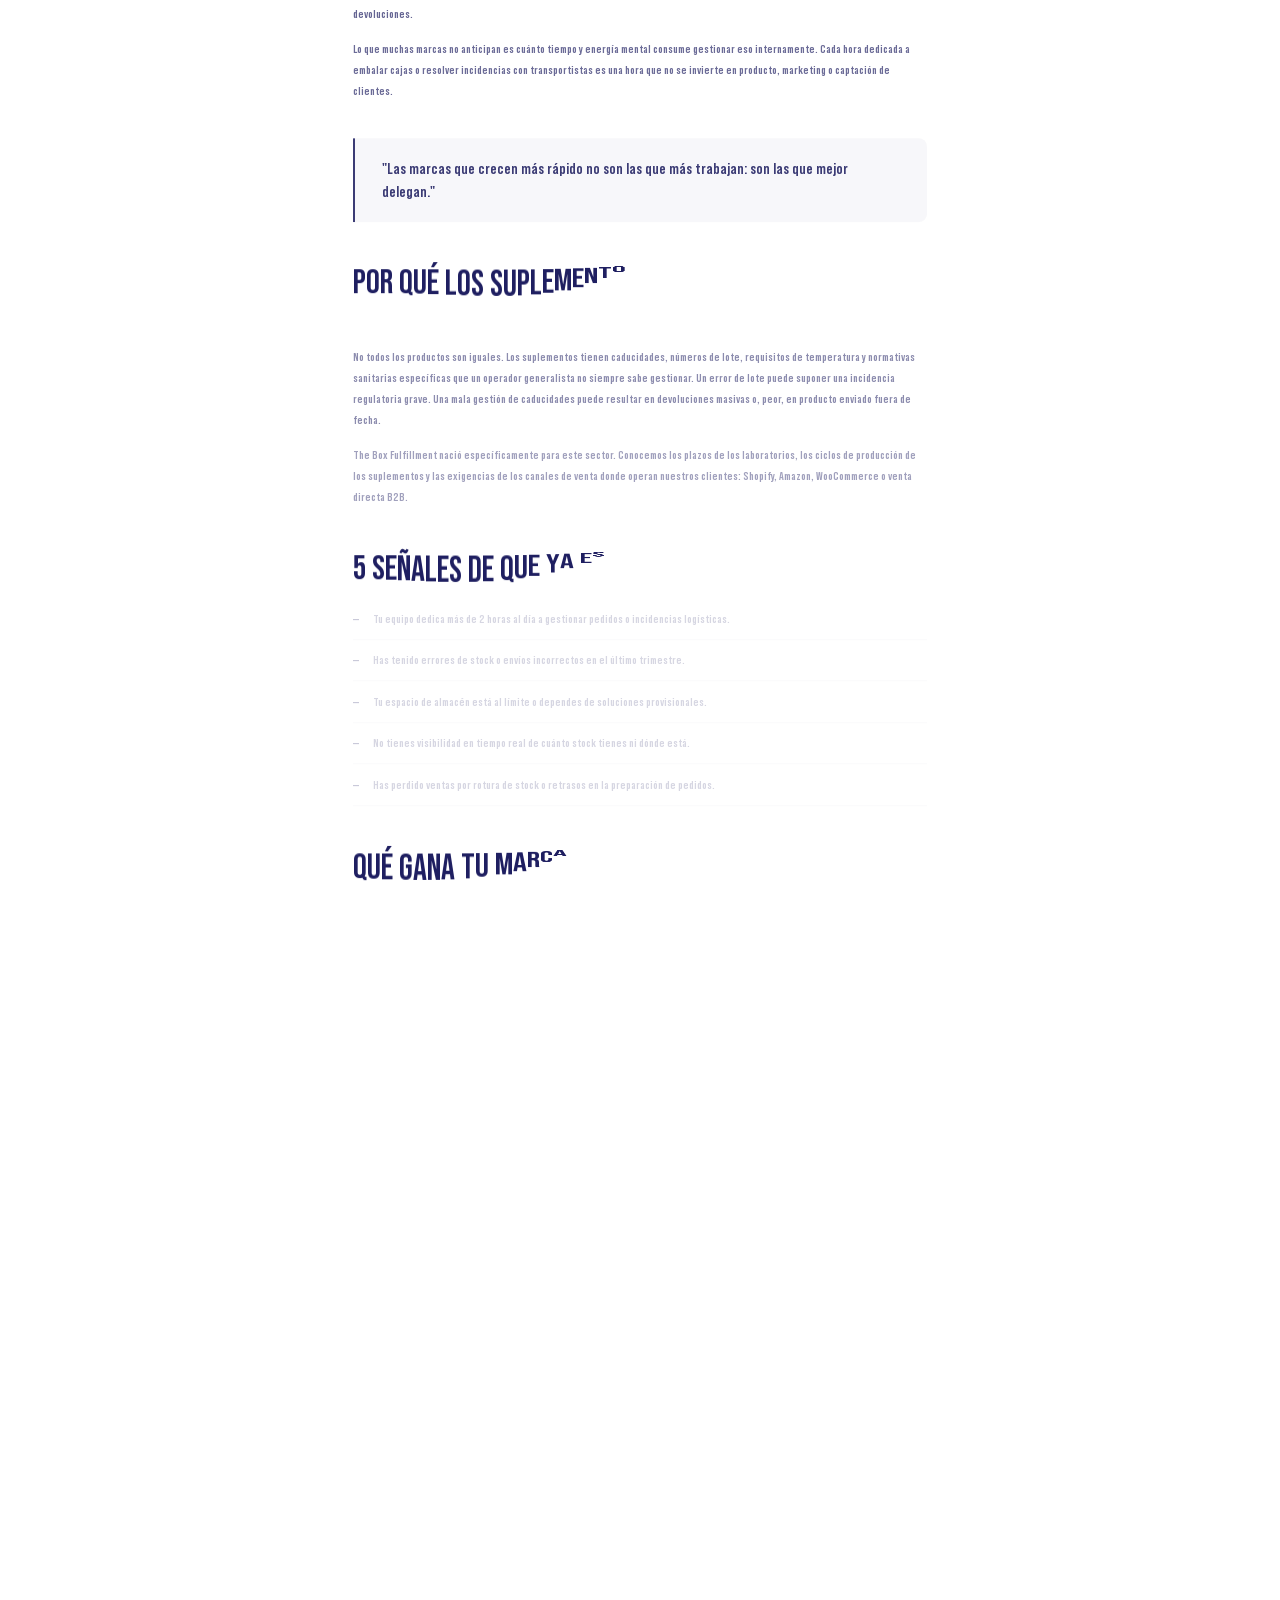
<file: pages/blog/escalar-marca-suplementos.html>
<!DOCTYPE html>
<html lang="es">
<head>
	<meta charset="utf-8" />
	<meta name="viewport" content="width=device-width, initial-scale=1.0, minimum-scale=1, maximum-scale=5" />
	<meta name="format-detection" content="telephone=no" />
	<link rel="preload" href="../../assets/fonts/BebasNeuePro-Bold.woff" as="font" type="font/woff" crossorigin />
	<link rel="icon" type="image/x-icon" sizes="192x192" href="../../assets/favicon.ico" />
	<title>Cómo escalar tu marca de suplementos sin tocar una sola caja — The Box Fulfillment</title>
	<meta name="description" content="Descubre cómo externalizar la logística libera a tu marca de suplementos para crecer sin límites. Guía práctica de fulfillment especializado." />
	<meta property="og:type" content="article" />
	<meta property="og:title" content="Cómo escalar tu marca de suplementos sin tocar una sola caja" />
	<meta property="og:site_name" content="The Box Fulfillment" />
	<link rel="stylesheet" href="../../assets/css/main.css" />
	<link rel="stylesheet" href="../../assets/css/custom.css" />
</head>
<body class="page-article">

	<div class="transition-plug"><div class="transition-plug__inner"></div></div>

	<header class="header">
		<div class="container header__container">
			<a href="../../index.html" class="header__logo">
				<img src="../../assets/img/logos/THE_BOX_LOGO_OFFICIAL-300x175.png" alt="The Box Fulfillment" class="header__logo-img" />
			</a>
			<nav class="header__menu" data-da=".header__hamburger, 1024, 0">
				<a href="../../index.html" class="header__menu-item text-hover"><span class="text-hover__inner"><span class="text-hover__elem text-hover__elem-1">Inicio</span><span class="text-hover__elem text-hover__elem-2 _c-dark">Inicio</span></span></a>
				<a href="../about-us.html" class="header__menu-item text-hover"><span class="text-hover__inner"><span class="text-hover__elem text-hover__elem-1">Empresa</span><span class="text-hover__elem text-hover__elem-2 _c-dark">Empresa</span></span></a>
				<a href="../services.html" class="header__menu-item text-hover"><span class="text-hover__inner"><span class="text-hover__elem text-hover__elem-1">Servicios</span><span class="text-hover__elem text-hover__elem-2 _c-dark">Servicios</span></span></a>
				<a href="../blog.html" class="header__menu-item text-hover"><span class="text-hover__inner"><span class="text-hover__elem text-hover__elem-1">Noticias</span><span class="text-hover__elem text-hover__elem-2 _c-dark">Noticias</span></span></a>
			</nav>
			<div class="header__actions">
				<button type="button" class="header__hamburger-btn btn" aria-label="Abrir menú"><span class="is-not-active">Menú</span><span class="is-active">Cerrar</span></button>
				<a href="../contact-us.html" class="header__btn text-hover btn" data-da=".header__hamburger, 1024, 1">
					<span class="btn__inner text-hover__inner"><span class="text-hover__elem text-hover__elem-1">Empieza ahora</span><span class="text-hover__elem text-hover__elem-2">Empieza ahora</span></span>
				</a>
				<div class="header__lang dropdown">
					<div class="header__lang-heading btn"><span class="btn__inner">ES<svg width="13" height="12" viewBox="0 0 13 12" fill="none" xmlns="http://www.w3.org/2000/svg"><path d="M1.267 7.06149L5.84961 11.7365C6.19441 12.0878 6.80452 12.0878 7.15054 11.7365L11.7331 7.06149C12.0902 6.69643 12.0889 6.10663 11.7295 5.74406C11.37 5.38148 10.7905 5.38148 10.4322 5.74654L7.41586 8.82221V0.931267C7.41586 0.415966 7.00504 0 6.49885 0C5.99266 0 5.58184 0.415966 5.58184 0.931267V8.82221L2.56671 5.74654C2.38698 5.56401 2.15223 5.47337 1.91625 5.47337C1.68272 5.47337 1.44796 5.56401 1.26945 5.74406C0.911205 6.10663 0.909982 6.69643 1.267 7.06149Z" fill="#1F1F61"/></svg></span></div>
					<div class="header__lang-dropdown"><div class="header__lang-list"><a href="../../en/" class="header__lang-item text-hover"><span class="text-hover__inner"><span class="text-hover__elem text-hover__elem-1">Eng</span><span class="text-hover__elem text-hover__elem-2">Eng</span></span></a></div></div>
				</div>
			</div>
		</div>
		<div class="header__hamburger container"></div>
	</header>

	<div id="smooth-wrapper">
		<div id="smooth-content" class="overflow-hidden">

			<section class="article-hero" id="hero">
				<div class="container">
					<div class="article-hero__meta">
						<a href="../blog.html" class="article-hero__back">
							<svg width="16" height="16" viewBox="0 0 16 16" fill="none"><path d="M10 3L5 8L10 13" stroke="#1F1F61" stroke-width="1.5" stroke-linecap="round"/></svg>
							Noticias
						</a>
						<span class="article-hero__category">Logística</span>
						<span class="article-hero__date">10.05.2026</span>
					</div>
					<h1 class="article-hero__title main-animated-text">Cómo escalar tu marca de suplementos sin tocar una sola caja</h1>
				</div>
				<div class="container">
					<div class="article-hero__cover">
						<img src="../../assets/img/services/imgService1.webp" alt="Fulfillment de suplementos" class="article-hero__img" />
					</div>
				</div>
			</section>

			<section class="article-body">
				<div class="container">
					<div class="article-body__inner">

						<p class="article-body__lead opacity-block">
							Hay un punto en la vida de toda marca de suplementos en que la logística deja de ser una tarea más y se convierte en el principal freno al crecimiento. Pedidos que se retrasan, errores de picking, espacio de almacén que no alcanza. La solución no es contratar más personal: es delegar.
						</p>

						<h2 class="article-body__h2 animated-text">Qué significa realmente externalizar la logística</h2>
						<p class="article-body__p opacity-block">
							Externalizar la logística —o hacer fulfillment— significa transferir a un operador especializado todo el proceso que va desde la recepción del producto en almacén hasta la entrega al cliente final. Incluye la recepción de mercancía del laboratorio, el almacenamiento con control de stock, el picking y packing de cada pedido, la gestión de transportistas y el seguimiento de devoluciones.
						</p>
						<p class="article-body__p opacity-block">
							Lo que muchas marcas no anticipan es cuánto tiempo y energía mental consume gestionar eso internamente. Cada hora dedicada a embalar cajas o resolver incidencias con transportistas es una hora que no se invierte en producto, marketing o captación de clientes.
						</p>

						<blockquote class="article-body__quote opacity-block">
							"Las marcas que crecen más rápido no son las que más trabajan: son las que mejor delegan."
						</blockquote>

						<h2 class="article-body__h2 animated-text">Por qué los suplementos necesitan un operador especializado</h2>
						<p class="article-body__p opacity-block">
							No todos los productos son iguales. Los suplementos tienen caducidades, números de lote, requisitos de temperatura y normativas sanitarias específicas que un operador generalista no siempre sabe gestionar. Un error de lote puede suponer una incidencia regulatoria grave. Una mala gestión de caducidades puede resultar en devoluciones masivas o, peor, en producto enviado fuera de fecha.
						</p>
						<p class="article-body__p opacity-block">
							The Box Fulfillment nació específicamente para este sector. Conocemos los plazos de los laboratorios, los ciclos de producción de los suplementos y las exigencias de los canales de venta donde operan nuestros clientes: Shopify, Amazon, WooCommerce o venta directa B2B.
						</p>

						<h2 class="article-body__h2 animated-text">5 señales de que ya es hora de externalizar</h2>
						<ul class="article-body__list opacity-block">
							<li>Tu equipo dedica más de 2 horas al día a gestionar pedidos o incidencias logísticas.</li>
							<li>Has tenido errores de stock o envíos incorrectos en el último trimestre.</li>
							<li>Tu espacio de almacén está al límite o dependes de soluciones provisionales.</li>
							<li>No tienes visibilidad en tiempo real de cuánto stock tienes ni dónde está.</li>
							<li>Has perdido ventas por rotura de stock o retrasos en la preparación de pedidos.</li>
						</ul>

						<h2 class="article-body__h2 animated-text">Qué gana tu marca al delegar</h2>
						<p class="article-body__p opacity-block">
							Con un operador como The Box Fulfillment, tu marca gana escalabilidad sin inversión en infraestructura. Puedes pasar de 100 pedidos al mes a 10.000 sin cambiar de oficina, sin contratar más personal de almacén y sin comprar más maquinaria. El coste logístico se vuelve variable: pagas por lo que usas, no por lo que tienes.
						</p>
						<p class="article-body__p opacity-block">
							Además, accedes a tarifas de transporte negociadas con DHL, UPS, GLS y Correos Express que una marca en solitario difícilmente puede obtener. Y tu cliente recibe su pedido antes, mejor empaquetado y con seguimiento en tiempo real.
						</p>
						<p class="article-body__p opacity-block">
							La logística deja de ser tu problema. Y eso, en el sector de los suplementos, vale exactamente lo que cuesta la tranquilidad de saber que cada caja llega perfecta.
						</p>

					</div>
				</div>
			</section>

			<section class="contact" id="contact">
				<div class="container">
					<div class="contact__container scale-block">
						<div class="contact__top opacity-block">
							<span class="contact__top-text">Contacto</span>
							<span class="contact__top-text">Tu logística, nuestra responsabilidad.</span>
						</div>
						<h2 class="contact__title animated-text">Tu logística de suplementos, en buenas manos.</h2>
						<div class="contact__container-inner opacity-block">
							<p class="contact__text">Escríbenos — nuestro equipo te propondrá la solución logística óptima para tu marca de suplementos.</p>
							<a href="../contact-us.html" class="contact__btn text-hover btn _accent">
								<span class="btn__inner text-hover__inner"><span class="text-hover__elem text-hover__elem-1">¡Déjanos tu número y te llamamos!</span><span class="text-hover__elem text-hover__elem-2">¡Déjanos tu número y te llamamos!</span></span>
							</a>
						</div>
					</div>
				</div>
			</section>

			<footer class="footer">
				<div class="container">
					<div class="footer__container">
						<div class="footer__top">
							<a href="../../index.html" class="footer__logo"><img src="../../assets/img/logos/THE_BOX_LOGO_OFFICIAL-300x175.png" alt="The Box Fulfillment" class="footer__logo-img" /></a>
							<nav class="footer__menu">
								<div class="footer__menu-col">
									<a href="../services.html" class="footer__menu-heading text-hover"><span class="text-hover__inner"><span class="text-hover__elem text-hover__elem-1">Fulfillment</span><span class="text-hover__elem text-hover__elem-2">Fulfillment</span></span></a>
									<a href="../services.html" class="footer__menu-item text-hover"><span class="text-hover__inner"><span class="text-hover__elem text-hover__elem-1">Almacenamiento</span><span class="text-hover__elem text-hover__elem-2">Almacenamiento</span></span></a>
									<a href="../services.html" class="footer__menu-item text-hover"><span class="text-hover__inner"><span class="text-hover__elem text-hover__elem-1">Pick &amp; Pack</span><span class="text-hover__elem text-hover__elem-2">Pick &amp; Pack</span></span></a>
									<a href="../services.html" class="footer__menu-item text-hover"><span class="text-hover__inner"><span class="text-hover__elem text-hover__elem-1">Envíos</span><span class="text-hover__elem text-hover__elem-2">Envíos</span></span></a>
									<a href="../services.html" class="footer__menu-item text-hover"><span class="text-hover__inner"><span class="text-hover__elem text-hover__elem-1">Devoluciones</span><span class="text-hover__elem text-hover__elem-2">Devoluciones</span></span></a>
								</div>
								<div class="footer__menu-col">
									<a href="../services.html" class="footer__menu-heading text-hover"><span class="text-hover__inner"><span class="text-hover__elem text-hover__elem-1">Plataforma</span><span class="text-hover__elem text-hover__elem-2">Plataforma</span></span></a>
									<a href="../services.html" class="footer__menu-item text-hover"><span class="text-hover__inner"><span class="text-hover__elem text-hover__elem-1">ERP de gestión</span><span class="text-hover__elem text-hover__elem-2">ERP de gestión</span></span></a>
									<a href="../services.html" class="footer__menu-item text-hover"><span class="text-hover__inner"><span class="text-hover__elem text-hover__elem-1">IA de Stock</span><span class="text-hover__elem text-hover__elem-2">IA de Stock</span></span></a>
									<a href="../services.html" class="footer__menu-item text-hover"><span class="text-hover__inner"><span class="text-hover__elem text-hover__elem-1">Integraciones</span><span class="text-hover__elem text-hover__elem-2">Integraciones</span></span></a>
								</div>
								<div class="footer__menu-col">
									<a href="../blog.html" class="footer__menu-heading text-hover"><span class="text-hover__inner"><span class="text-hover__elem text-hover__elem-1">Recursos</span><span class="text-hover__elem text-hover__elem-2">Recursos</span></span></a>
									<a href="../blog.html" class="footer__menu-item text-hover"><span class="text-hover__inner"><span class="text-hover__elem text-hover__elem-1">Noticias</span><span class="text-hover__elem text-hover__elem-2">Noticias</span></span></a>
								</div>
								<div class="footer__menu-col">
									<a href="../about-us.html" class="footer__menu-heading text-hover"><span class="text-hover__inner"><span class="text-hover__elem text-hover__elem-1">Empresa</span><span class="text-hover__elem text-hover__elem-2">Empresa</span></span></a>
									<a href="../about-us.html" class="footer__menu-item text-hover"><span class="text-hover__inner"><span class="text-hover__elem text-hover__elem-1">Sobre nosotros</span><span class="text-hover__elem text-hover__elem-2">Sobre nosotros</span></span></a>
									<a href="../contact-us.html" class="footer__menu-item text-hover"><span class="text-hover__inner"><span class="text-hover__elem text-hover__elem-1">Contacto</span><span class="text-hover__elem text-hover__elem-2">Contacto</span></span></a>
								</div>
							</nav>
						</div>
						<div class="footer__bottom">
							<p class="footer__title animated-text">The Box Fulfillment</p>
							<div class="footer__bottom-container">
								<div class="footer__bottom-wrapper">
									<span class="footer__copyrights">© 2026 The Box Fulfillment. Todos los derechos reservados.</span>
									<a href="../privacy-policy.html" class="footer__link text-hover"><span class="text-hover__inner"><span class="text-hover__elem text-hover__elem-1">Política de privacidad</span><span class="text-hover__elem text-hover__elem-2">Política de privacidad</span></span></a>
								</div>
								<div class="footer__bottom-wrap">
									<div class="footer__up">
										<span class="footer__up-text">Arriba</span>
										<button type="button" class="footer__up-btn" data-scroll-to="hero"><svg class="footer__up-icon" width="30" height="30" viewBox="0 0 30 30" fill="none"><path d="M17.8544 14.4299L15.3548 11.919C15.1667 11.7302 14.8339 11.7302 14.6452 11.919L12.1456 14.4299C11.9508 14.626 11.9515 14.9428 12.1476 15.1375C12.3436 15.3322 12.6597 15.3322 12.8552 15.1362L14.5004 13.4842L14.5004 17.7225C14.5004 17.9992 14.7245 18.2227 15.0006 18.2227C15.2767 18.2227 15.5008 17.9992 15.5008 17.7225L15.5008 13.4842L17.1454 15.1362C17.2435 15.2342 17.3715 15.2829 17.5002 15.2829C17.6276 15.2829 17.7557 15.2342 17.853 15.1375C18.0484 14.9428 18.0491 14.626 17.8544 14.4299Z" fill="#1F1F61"/></svg></button>
									</div>
								</div>
							</div>
						</div>
					</div>
				</div>
			</footer>

		</div>
	</div>

<script src="../../assets/js/main.js"></script>
	<script src="../../assets/js/custom.js"></script>
</body>
</html>
</file>
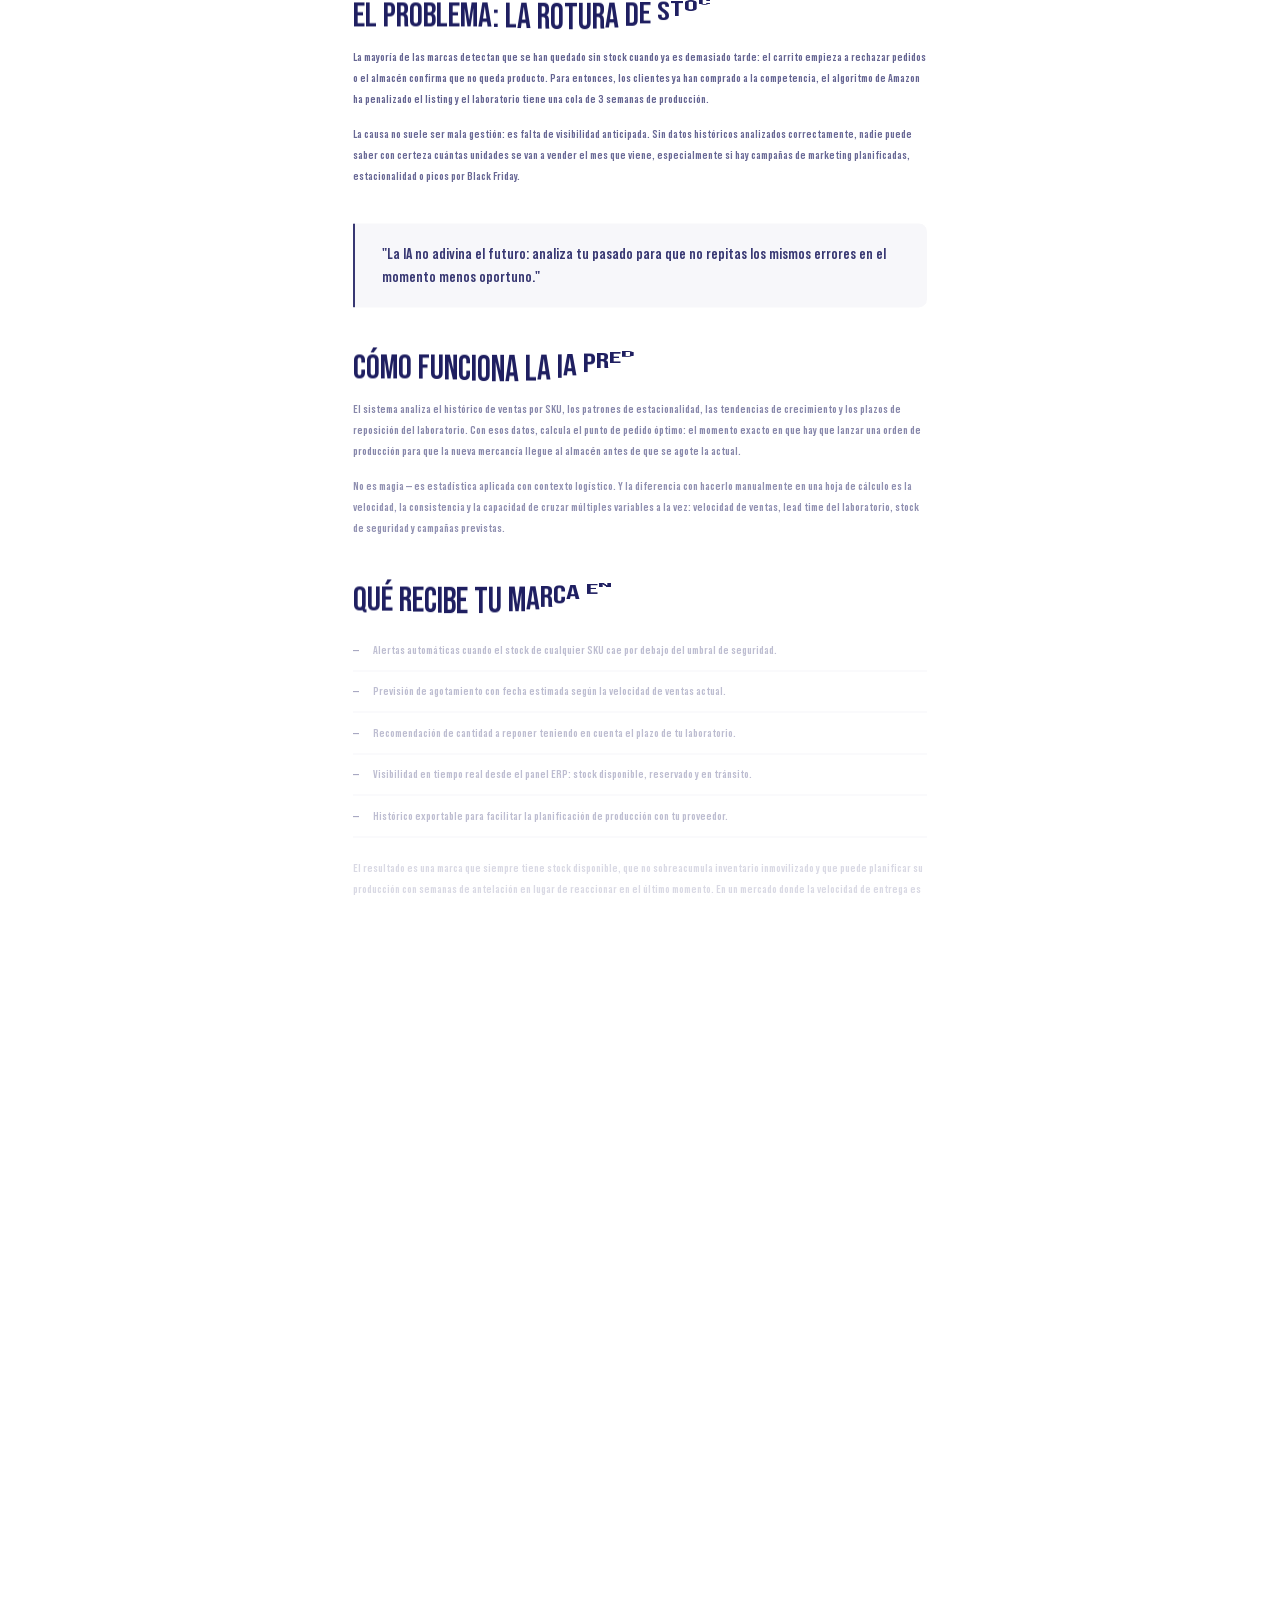
<file: pages/blog/ia-stock-predictiva.html>
<!DOCTYPE html>
<html lang="es">
<head>
	<meta charset="utf-8" />
	<meta name="viewport" content="width=device-width, initial-scale=1.0, minimum-scale=1, maximum-scale=5" />
	<meta name="format-detection" content="telephone=no" />
	<link rel="preload" href="../../assets/fonts/BebasNeuePro-Bold.woff" as="font" type="font/woff" crossorigin />
	<link rel="icon" type="image/x-icon" sizes="192x192" href="../../assets/favicon.ico" />
	<title>IA de stock predictiva: evitar roturas antes de que ocurran — The Box Fulfillment</title>
	<meta name="description" content="La IA de stock predictiva analiza tus patrones de venta para alertarte antes de quedarte sin producto. Descubre cómo funciona y qué gana tu marca." />
	<meta property="og:type" content="article" />
	<meta property="og:title" content="IA de stock predictiva: cómo evitar roturas de stock antes de que ocurran" />
	<meta property="og:site_name" content="The Box Fulfillment" />
	<link rel="stylesheet" href="../../assets/css/main.css" />
	<link rel="stylesheet" href="../../assets/css/custom.css" />
</head>
<body class="page-article">

	<div class="transition-plug"><div class="transition-plug__inner"></div></div>

	<header class="header">
		<div class="container header__container">
			<a href="../../index.html" class="header__logo"><img src="../../assets/img/logos/THE_BOX_LOGO_OFFICIAL-300x175.png" alt="The Box Fulfillment" class="header__logo-img" /></a>
			<nav class="header__menu" data-da=".header__hamburger, 1024, 0">
				<a href="../../index.html" class="header__menu-item text-hover"><span class="text-hover__inner"><span class="text-hover__elem text-hover__elem-1">Inicio</span><span class="text-hover__elem text-hover__elem-2 _c-dark">Inicio</span></span></a>
				<a href="../about-us.html" class="header__menu-item text-hover"><span class="text-hover__inner"><span class="text-hover__elem text-hover__elem-1">Empresa</span><span class="text-hover__elem text-hover__elem-2 _c-dark">Empresa</span></span></a>
				<a href="../services.html" class="header__menu-item text-hover"><span class="text-hover__inner"><span class="text-hover__elem text-hover__elem-1">Servicios</span><span class="text-hover__elem text-hover__elem-2 _c-dark">Servicios</span></span></a>
				<a href="../blog.html" class="header__menu-item text-hover"><span class="text-hover__inner"><span class="text-hover__elem text-hover__elem-1">Noticias</span><span class="text-hover__elem text-hover__elem-2 _c-dark">Noticias</span></span></a>
			</nav>
			<div class="header__actions">
				<button type="button" class="header__hamburger-btn btn" aria-label="Abrir menú"><span class="is-not-active">Menú</span><span class="is-active">Cerrar</span></button>
				<a href="../contact-us.html" class="header__btn text-hover btn" data-da=".header__hamburger, 1024, 1"><span class="btn__inner text-hover__inner"><span class="text-hover__elem text-hover__elem-1">Empieza ahora</span><span class="text-hover__elem text-hover__elem-2">Empieza ahora</span></span></a>
				<div class="header__lang dropdown"><div class="header__lang-heading btn"><span class="btn__inner">ES<svg width="13" height="12" viewBox="0 0 13 12" fill="none"><path d="M1.267 7.06149L5.84961 11.7365C6.19441 12.0878 6.80452 12.0878 7.15054 11.7365L11.7331 7.06149C12.0902 6.69643 12.0889 6.10663 11.7295 5.74406C11.37 5.38148 10.7905 5.38148 10.4322 5.74654L7.41586 8.82221V0.931267C7.41586 0.415966 7.00504 0 6.49885 0C5.99266 0 5.58184 0.415966 5.58184 0.931267V8.82221L2.56671 5.74654C2.38698 5.56401 2.15223 5.47337 1.91625 5.47337C1.68272 5.47337 1.44796 5.56401 1.26945 5.74406C0.911205 6.10663 0.909982 6.69643 1.267 7.06149Z" fill="#1F1F61"/></svg></span></div><div class="header__lang-dropdown"><div class="header__lang-list"><a href="../../en/" class="header__lang-item text-hover"><span class="text-hover__inner"><span class="text-hover__elem text-hover__elem-1">Eng</span><span class="text-hover__elem text-hover__elem-2">Eng</span></span></a></div></div></div>
			</div>
		</div>
		<div class="header__hamburger container"></div>
	</header>

	<div id="smooth-wrapper">
		<div id="smooth-content" class="overflow-hidden">

			<section class="article-hero" id="hero">
				<div class="container">
					<div class="article-hero__meta">
						<a href="../blog.html" class="article-hero__back"><svg width="16" height="16" viewBox="0 0 16 16" fill="none"><path d="M10 3L5 8L10 13" stroke="#1F1F61" stroke-width="1.5" stroke-linecap="round"/></svg>Noticias</a>
						<span class="article-hero__category">Tecnología</span>
						<span class="article-hero__date">08.04.2026</span>
					</div>
					<h1 class="article-hero__title main-animated-text">IA de stock predictiva: cómo evitar roturas de stock antes de que ocurran</h1>
				</div>
				<div class="container">
					<div class="article-hero__cover">
						<img src="../../assets/img/services/imgService5.webp" alt="IA de stock predictiva" class="article-hero__img" />
					</div>
				</div>
			</section>

			<section class="article-body">
				<div class="container">
					<div class="article-body__inner">

						<p class="article-body__lead opacity-block">
							La rotura de stock es el peor enemigo silencioso de una marca de suplementos. No avisa, llega cuando más vendes y cuesta mucho más de lo que aparece en la cuenta de resultados: clientes perdidos, reseñas negativas, posicionamiento en Amazon hundido. La IA predictiva existe exactamente para que esto no ocurra.
						</p>

						<h2 class="article-body__h2 animated-text">El problema: la rotura de stock silenciosa</h2>
						<p class="article-body__p opacity-block">
							La mayoría de las marcas detectan que se han quedado sin stock cuando ya es demasiado tarde: el carrito empieza a rechazar pedidos o el almacén confirma que no queda producto. Para entonces, los clientes ya han comprado a la competencia, el algoritmo de Amazon ha penalizado el listing y el laboratorio tiene una cola de 3 semanas de producción.
						</p>
						<p class="article-body__p opacity-block">
							La causa no suele ser mala gestión: es falta de visibilidad anticipada. Sin datos históricos analizados correctamente, nadie puede saber con certeza cuántas unidades se van a vender el mes que viene, especialmente si hay campañas de marketing planificadas, estacionalidad o picos por Black Friday.
						</p>

						<blockquote class="article-body__quote opacity-block">
							"La IA no adivina el futuro: analiza tu pasado para que no repitas los mismos errores en el momento menos oportuno."
						</blockquote>

						<h2 class="article-body__h2 animated-text">Cómo funciona la IA predictiva aplicada al stock</h2>
						<p class="article-body__p opacity-block">
							El sistema analiza el histórico de ventas por SKU, los patrones de estacionalidad, las tendencias de crecimiento y los plazos de reposición del laboratorio. Con esos datos, calcula el punto de pedido óptimo: el momento exacto en que hay que lanzar una orden de producción para que la nueva mercancía llegue al almacén antes de que se agote la actual.
						</p>
						<p class="article-body__p opacity-block">
							No es magia — es estadística aplicada con contexto logístico. Y la diferencia con hacerlo manualmente en una hoja de cálculo es la velocidad, la consistencia y la capacidad de cruzar múltiples variables a la vez: velocidad de ventas, lead time del laboratorio, stock de seguridad y campañas previstas.
						</p>

						<h2 class="article-body__h2 animated-text">Qué recibe tu marca en la práctica</h2>
						<ul class="article-body__list opacity-block">
							<li>Alertas automáticas cuando el stock de cualquier SKU cae por debajo del umbral de seguridad.</li>
							<li>Previsión de agotamiento con fecha estimada según la velocidad de ventas actual.</li>
							<li>Recomendación de cantidad a reponer teniendo en cuenta el plazo de tu laboratorio.</li>
							<li>Visibilidad en tiempo real desde el panel ERP: stock disponible, reservado y en tránsito.</li>
							<li>Histórico exportable para facilitar la planificación de producción con tu proveedor.</li>
						</ul>

						<p class="article-body__p opacity-block">
							El resultado es una marca que siempre tiene stock disponible, que no sobreacumula inventario inmovilizado y que puede planificar su producción con semanas de antelación en lugar de reaccionar en el último momento. En un mercado donde la velocidad de entrega es un factor de compra, eso marca la diferencia.
						</p>

					</div>
				</div>
			</section>

			<section class="contact" id="contact">
				<div class="container"><div class="contact__container scale-block"><div class="contact__top opacity-block"><span class="contact__top-text">Contacto</span><span class="contact__top-text">Tu logística, nuestra responsabilidad.</span></div><h2 class="contact__title animated-text">Tu logística de suplementos, en buenas manos.</h2><div class="contact__container-inner opacity-block"><p class="contact__text">Escríbenos — nuestro equipo te propondrá la solución logística óptima para tu marca de suplementos.</p><a href="../contact-us.html" class="contact__btn text-hover btn _accent"><span class="btn__inner text-hover__inner"><span class="text-hover__elem text-hover__elem-1">¡Déjanos tu número y te llamamos!</span><span class="text-hover__elem text-hover__elem-2">¡Déjanos tu número y te llamamos!</span></span></a></div></div></div>
			</section>

			<footer class="footer">
				<div class="container"><div class="footer__container"><div class="footer__top"><a href="../../index.html" class="footer__logo"><img src="../../assets/img/logos/THE_BOX_LOGO_OFFICIAL-300x175.png" alt="The Box Fulfillment" class="footer__logo-img" /></a><nav class="footer__menu"><div class="footer__menu-col"><a href="../services.html" class="footer__menu-heading text-hover"><span class="text-hover__inner"><span class="text-hover__elem text-hover__elem-1">Fulfillment</span><span class="text-hover__elem text-hover__elem-2">Fulfillment</span></span></a><a href="../services.html" class="footer__menu-item text-hover"><span class="text-hover__inner"><span class="text-hover__elem text-hover__elem-1">Almacenamiento</span><span class="text-hover__elem text-hover__elem-2">Almacenamiento</span></span></a><a href="../services.html" class="footer__menu-item text-hover"><span class="text-hover__inner"><span class="text-hover__elem text-hover__elem-1">Pick &amp; Pack</span><span class="text-hover__elem text-hover__elem-2">Pick &amp; Pack</span></span></a></div><div class="footer__menu-col"><a href="../services.html" class="footer__menu-heading text-hover"><span class="text-hover__inner"><span class="text-hover__elem text-hover__elem-1">Plataforma</span><span class="text-hover__elem text-hover__elem-2">Plataforma</span></span></a><a href="../services.html" class="footer__menu-item text-hover"><span class="text-hover__inner"><span class="text-hover__elem text-hover__elem-1">IA de Stock</span><span class="text-hover__elem text-hover__elem-2">IA de Stock</span></span></a></div><div class="footer__menu-col"><a href="../blog.html" class="footer__menu-heading text-hover"><span class="text-hover__inner"><span class="text-hover__elem text-hover__elem-1">Recursos</span><span class="text-hover__elem text-hover__elem-2">Recursos</span></span></a><a href="../blog.html" class="footer__menu-item text-hover"><span class="text-hover__inner"><span class="text-hover__elem text-hover__elem-1">Noticias</span><span class="text-hover__elem text-hover__elem-2">Noticias</span></span></a></div><div class="footer__menu-col"><a href="../about-us.html" class="footer__menu-heading text-hover"><span class="text-hover__inner"><span class="text-hover__elem text-hover__elem-1">Empresa</span><span class="text-hover__elem text-hover__elem-2">Empresa</span></span></a><a href="../contact-us.html" class="footer__menu-item text-hover"><span class="text-hover__inner"><span class="text-hover__elem text-hover__elem-1">Contacto</span><span class="text-hover__elem text-hover__elem-2">Contacto</span></span></a></div></nav></div><div class="footer__bottom"><p class="footer__title animated-text">The Box Fulfillment</p><div class="footer__bottom-container"><div class="footer__bottom-wrapper"><span class="footer__copyrights">© 2026 The Box Fulfillment. Todos los derechos reservados.</span><a href="../privacy-policy.html" class="footer__link text-hover"><span class="text-hover__inner"><span class="text-hover__elem text-hover__elem-1">Política de privacidad</span><span class="text-hover__elem text-hover__elem-2">Política de privacidad</span></span></a></div><div class="footer__bottom-wrap"><div class="footer__up"><span class="footer__up-text">Arriba</span><button type="button" class="footer__up-btn" data-scroll-to="hero"><svg class="footer__up-icon" width="30" height="30" viewBox="0 0 30 30" fill="none"><path d="M17.8544 14.4299L15.3548 11.919C15.1667 11.7302 14.8339 11.7302 14.6452 11.919L12.1456 14.4299C11.9508 14.626 11.9515 14.9428 12.1476 15.1375C12.3436 15.3322 12.6597 15.3322 12.8552 15.1362L14.5004 13.4842L14.5004 17.7225C14.5004 17.9992 14.7245 18.2227 15.0006 18.2227C15.2767 18.2227 15.5008 17.9992 15.5008 17.7225L15.5008 13.4842L17.1454 15.1362C17.2435 15.2342 17.3715 15.2829 17.5002 15.2829C17.6276 15.2829 17.7557 15.2342 17.853 15.1375C18.0484 14.9428 18.0491 14.626 17.8544 14.4299Z" fill="#1F1F61"/></svg></button></div></div></div></div></div></div>
			</footer>
		</div>
	</div>


	<script src="../../assets/js/main.js"></script>
	<script src="../../assets/js/custom.js"></script>
</body>
</html>
</file>
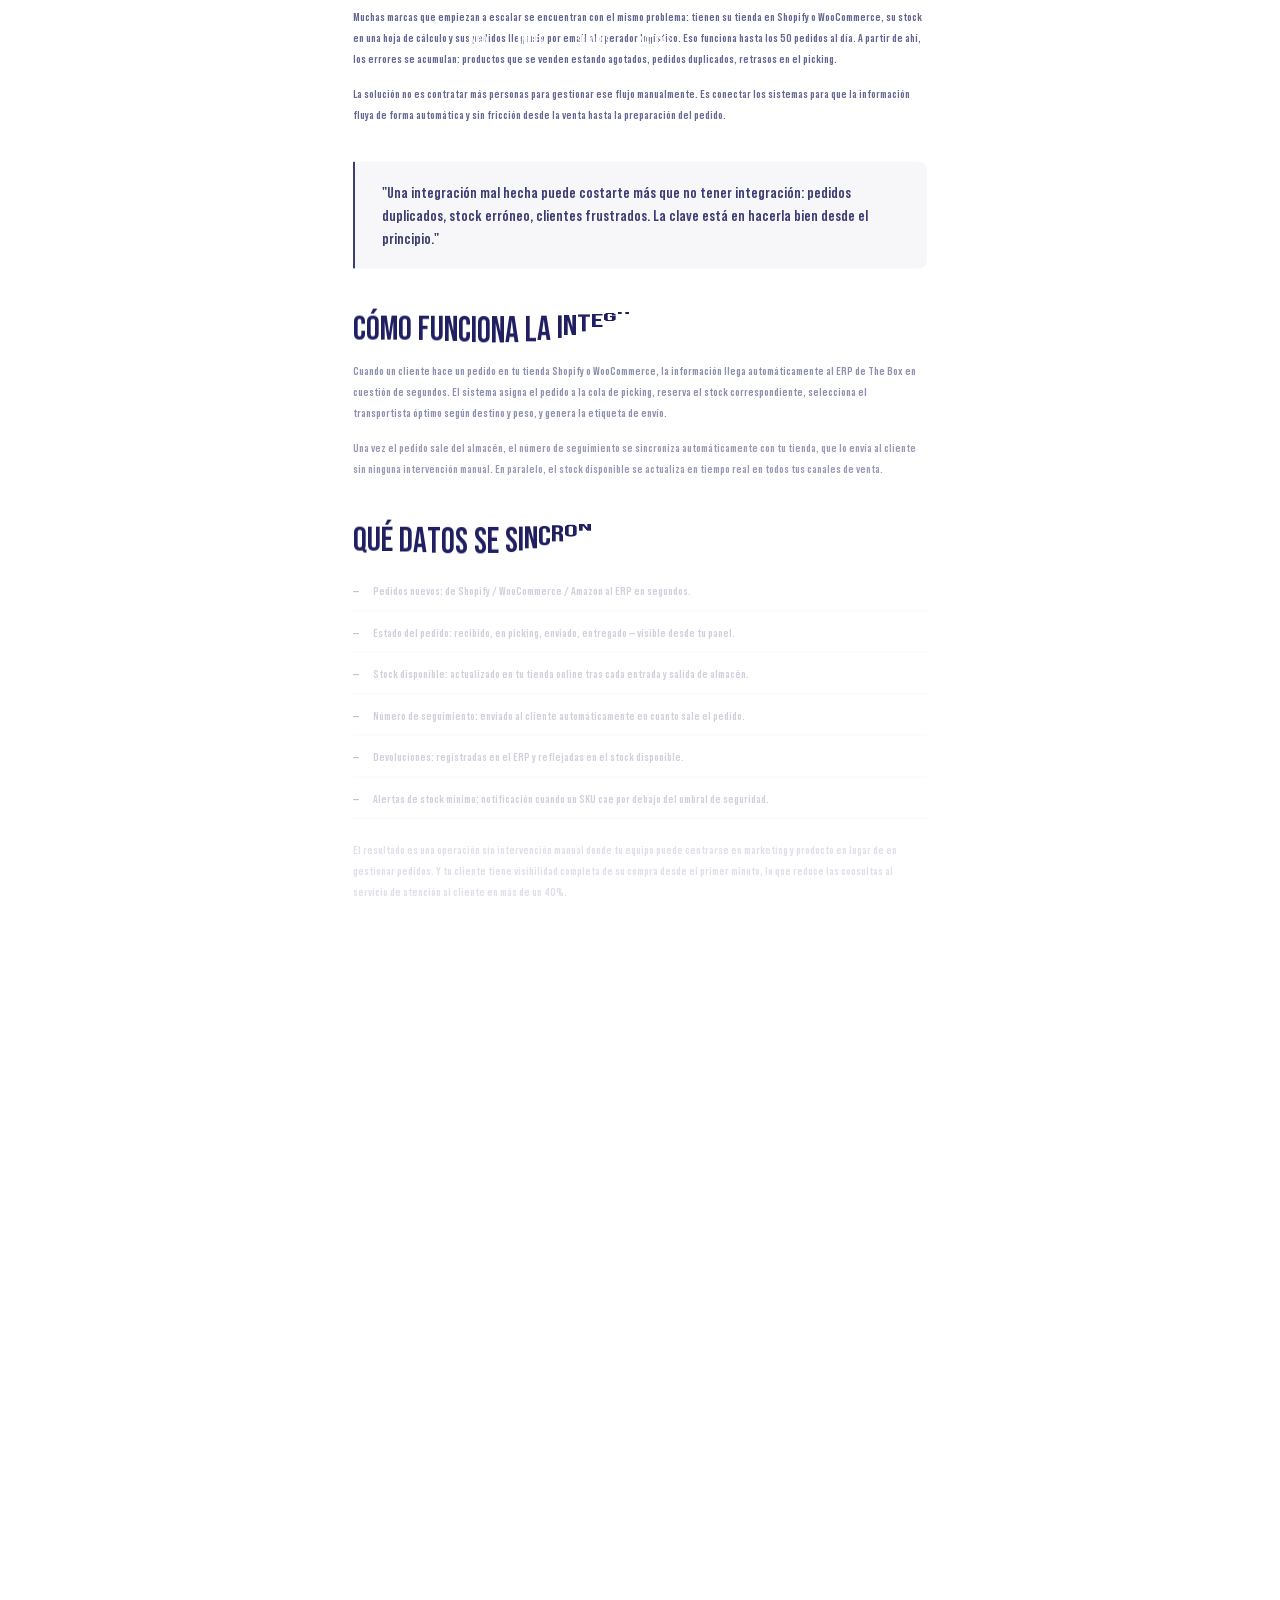
<file: pages/blog/integracion-erp-shopify.html>
<!DOCTYPE html>
<html lang="es">
<head>
	<meta charset="utf-8" />
	<meta name="viewport" content="width=device-width, initial-scale=1.0, minimum-scale=1, maximum-scale=5" />
	<meta name="format-detection" content="telephone=no" />
	<link rel="preload" href="../../assets/fonts/BebasNeuePro-Bold.woff" as="font" type="font/woff" crossorigin />
	<link rel="icon" type="image/x-icon" sizes="192x192" href="../../assets/favicon.ico" />
	<title>Integración ERP con Shopify y WooCommerce para suplementos — The Box Fulfillment</title>
	<meta name="description" content="Sincroniza pedidos en tiempo real entre tu tienda online y el almacén. Cómo funciona la integración ERP con Shopify y WooCommerce en el fulfillment de suplementos." />
	<meta property="og:type" content="article" />
	<meta property="og:title" content="Integración ERP con Shopify y WooCommerce: pedidos sincronizados en tiempo real" />
	<meta property="og:site_name" content="The Box Fulfillment" />
	<link rel="stylesheet" href="../../assets/css/main.css" />
	<link rel="stylesheet" href="../../assets/css/custom.css" />
</head>
<body class="page-article">

	<div class="transition-plug"><div class="transition-plug__inner"></div></div>

	<header class="header">
		<div class="container header__container">
			<a href="../../index.html" class="header__logo"><img src="../../assets/img/logos/THE_BOX_LOGO_OFFICIAL-300x175.png" alt="The Box Fulfillment" class="header__logo-img" /></a>
			<nav class="header__menu" data-da=".header__hamburger, 1024, 0">
				<a href="../../index.html" class="header__menu-item text-hover"><span class="text-hover__inner"><span class="text-hover__elem text-hover__elem-1">Inicio</span><span class="text-hover__elem text-hover__elem-2 _c-dark">Inicio</span></span></a>
				<a href="../about-us.html" class="header__menu-item text-hover"><span class="text-hover__inner"><span class="text-hover__elem text-hover__elem-1">Empresa</span><span class="text-hover__elem text-hover__elem-2 _c-dark">Empresa</span></span></a>
				<a href="../services.html" class="header__menu-item text-hover"><span class="text-hover__inner"><span class="text-hover__elem text-hover__elem-1">Servicios</span><span class="text-hover__elem text-hover__elem-2 _c-dark">Servicios</span></span></a>
				<a href="../blog.html" class="header__menu-item text-hover"><span class="text-hover__inner"><span class="text-hover__elem text-hover__elem-1">Noticias</span><span class="text-hover__elem text-hover__elem-2 _c-dark">Noticias</span></span></a>
			</nav>
			<div class="header__actions">
				<button type="button" class="header__hamburger-btn btn" aria-label="Abrir menú"><span class="is-not-active">Menú</span><span class="is-active">Cerrar</span></button>
				<a href="../contact-us.html" class="header__btn text-hover btn" data-da=".header__hamburger, 1024, 1"><span class="btn__inner text-hover__inner"><span class="text-hover__elem text-hover__elem-1">Empieza ahora</span><span class="text-hover__elem text-hover__elem-2">Empieza ahora</span></span></a>
				<div class="header__lang dropdown"><div class="header__lang-heading btn"><span class="btn__inner">ES<svg width="13" height="12" viewBox="0 0 13 12" fill="none"><path d="M1.267 7.06149L5.84961 11.7365C6.19441 12.0878 6.80452 12.0878 7.15054 11.7365L11.7331 7.06149C12.0902 6.69643 12.0889 6.10663 11.7295 5.74406C11.37 5.38148 10.7905 5.38148 10.4322 5.74654L7.41586 8.82221V0.931267C7.41586 0.415966 7.00504 0 6.49885 0C5.99266 0 5.58184 0.415966 5.58184 0.931267V8.82221L2.56671 5.74654C2.38698 5.56401 2.15223 5.47337 1.91625 5.47337C1.68272 5.47337 1.44796 5.56401 1.26945 5.74406C0.911205 6.10663 0.909982 6.69643 1.267 7.06149Z" fill="#1F1F61"/></svg></span></div><div class="header__lang-dropdown"><div class="header__lang-list"><a href="../../en/" class="header__lang-item text-hover"><span class="text-hover__inner"><span class="text-hover__elem text-hover__elem-1">Eng</span><span class="text-hover__elem text-hover__elem-2">Eng</span></span></a></div></div></div>
			</div>
		</div>
		<div class="header__hamburger container"></div>
	</header>

	<div id="smooth-wrapper">
		<div id="smooth-content" class="overflow-hidden">

			<section class="article-hero" id="hero">
				<div class="container">
					<div class="article-hero__meta">
						<a href="../blog.html" class="article-hero__back"><svg width="16" height="16" viewBox="0 0 16 16" fill="none"><path d="M10 3L5 8L10 13" stroke="#1F1F61" stroke-width="1.5" stroke-linecap="round"/></svg>Noticias</a>
						<span class="article-hero__category">Tecnología</span>
						<span class="article-hero__date">12.02.2026</span>
					</div>
					<h1 class="article-hero__title main-animated-text">Integración ERP con Shopify y WooCommerce: pedidos sincronizados en tiempo real</h1>
				</div>
				<div class="container">
					<div class="article-hero__cover">
						<img src="../../assets/img/services/imgService6.webp" alt="Integración ERP Shopify WooCommerce" class="article-hero__img" />
					</div>
				</div>
			</section>

			<section class="article-body">
				<div class="container">
					<div class="article-body__inner">

						<p class="article-body__lead opacity-block">
							Gestionar pedidos de forma manual entre tu tienda Shopify y tu almacén es una fuente de errores garantizada. Pedidos que se quedan sin procesar, stock que no se actualiza, devoluciones que no se registran. La integración ERP resuelve todo eso: cuando el cliente compra, el almacén ya sabe qué preparar.
						</p>

						<h2 class="article-body__h2 animated-text">El problema de la desincronización</h2>
						<p class="article-body__p opacity-block">
							Muchas marcas que empiezan a escalar se encuentran con el mismo problema: tienen su tienda en Shopify o WooCommerce, su stock en una hoja de cálculo y sus pedidos llegando por email al operador logístico. Eso funciona hasta los 50 pedidos al día. A partir de ahí, los errores se acumulan: productos que se venden estando agotados, pedidos duplicados, retrasos en el picking.
						</p>
						<p class="article-body__p opacity-block">
							La solución no es contratar más personas para gestionar ese flujo manualmente. Es conectar los sistemas para que la información fluya de forma automática y sin fricción desde la venta hasta la preparación del pedido.
						</p>

						<blockquote class="article-body__quote opacity-block">
							"Una integración mal hecha puede costarte más que no tener integración: pedidos duplicados, stock erróneo, clientes frustrados. La clave está en hacerla bien desde el principio."
						</blockquote>

						<h2 class="article-body__h2 animated-text">Cómo funciona la integración ERP de The Box</h2>
						<p class="article-body__p opacity-block">
							Cuando un cliente hace un pedido en tu tienda Shopify o WooCommerce, la información llega automáticamente al ERP de The Box en cuestión de segundos. El sistema asigna el pedido a la cola de picking, reserva el stock correspondiente, selecciona el transportista óptimo según destino y peso, y genera la etiqueta de envío.
						</p>
						<p class="article-body__p opacity-block">
							Una vez el pedido sale del almacén, el número de seguimiento se sincroniza automáticamente con tu tienda, que lo envía al cliente sin ninguna intervención manual. En paralelo, el stock disponible se actualiza en tiempo real en todos tus canales de venta.
						</p>

						<h2 class="article-body__h2 animated-text">Qué datos se sincronizan en tiempo real</h2>
						<ul class="article-body__list opacity-block">
							<li>Pedidos nuevos: de Shopify / WooCommerce / Amazon al ERP en segundos.</li>
							<li>Estado del pedido: recibido, en picking, enviado, entregado — visible desde tu panel.</li>
							<li>Stock disponible: actualizado en tu tienda online tras cada entrada y salida de almacén.</li>
							<li>Número de seguimiento: enviado al cliente automáticamente en cuanto sale el pedido.</li>
							<li>Devoluciones: registradas en el ERP y reflejadas en el stock disponible.</li>
							<li>Alertas de stock mínimo: notificación cuando un SKU cae por debajo del umbral de seguridad.</li>
						</ul>

						<p class="article-body__p opacity-block">
							El resultado es una operación sin intervención manual donde tu equipo puede centrarse en marketing y producto en lugar de en gestionar pedidos. Y tu cliente tiene visibilidad completa de su compra desde el primer minuto, lo que reduce las consultas al servicio de atención al cliente en más de un 40%.
						</p>

					</div>
				</div>
			</section>

			<section class="contact" id="contact">
				<div class="container"><div class="contact__container scale-block"><div class="contact__top opacity-block"><span class="contact__top-text">Contacto</span><span class="contact__top-text">Tu logística, nuestra responsabilidad.</span></div><h2 class="contact__title animated-text">Tu logística de suplementos, en buenas manos.</h2><div class="contact__container-inner opacity-block"><p class="contact__text">Escríbenos — nuestro equipo te propondrá la solución logística óptima para tu marca de suplementos.</p><a href="../contact-us.html" class="contact__btn text-hover btn _accent"><span class="btn__inner text-hover__inner"><span class="text-hover__elem text-hover__elem-1">¡Déjanos tu número y te llamamos!</span><span class="text-hover__elem text-hover__elem-2">¡Déjanos tu número y te llamamos!</span></span></a></div></div></div>
			</section>

			<footer class="footer">
				<div class="container"><div class="footer__container"><div class="footer__top"><a href="../../index.html" class="footer__logo"><img src="../../assets/img/logos/THE_BOX_LOGO_OFFICIAL-300x175.png" alt="The Box Fulfillment" class="footer__logo-img" /></a><nav class="footer__menu"><div class="footer__menu-col"><a href="../services.html" class="footer__menu-heading text-hover"><span class="text-hover__inner"><span class="text-hover__elem text-hover__elem-1">Fulfillment</span><span class="text-hover__elem text-hover__elem-2">Fulfillment</span></span></a><a href="../services.html" class="footer__menu-item text-hover"><span class="text-hover__inner"><span class="text-hover__elem text-hover__elem-1">ERP de gestión</span><span class="text-hover__elem text-hover__elem-2">ERP de gestión</span></span></a></div><div class="footer__menu-col"><a href="../services.html" class="footer__menu-heading text-hover"><span class="text-hover__inner"><span class="text-hover__elem text-hover__elem-1">Plataforma</span><span class="text-hover__elem text-hover__elem-2">Plataforma</span></span></a><a href="../services.html" class="footer__menu-item text-hover"><span class="text-hover__inner"><span class="text-hover__elem text-hover__elem-1">IA de Stock</span><span class="text-hover__elem text-hover__elem-2">IA de Stock</span></span></a></div><div class="footer__menu-col"><a href="../blog.html" class="footer__menu-heading text-hover"><span class="text-hover__inner"><span class="text-hover__elem text-hover__elem-1">Recursos</span><span class="text-hover__elem text-hover__elem-2">Recursos</span></span></a><a href="../blog.html" class="footer__menu-item text-hover"><span class="text-hover__inner"><span class="text-hover__elem text-hover__elem-1">Noticias</span><span class="text-hover__elem text-hover__elem-2">Noticias</span></span></a></div><div class="footer__menu-col"><a href="../about-us.html" class="footer__menu-heading text-hover"><span class="text-hover__inner"><span class="text-hover__elem text-hover__elem-1">Empresa</span><span class="text-hover__elem text-hover__elem-2">Empresa</span></span></a><a href="../contact-us.html" class="footer__menu-item text-hover"><span class="text-hover__inner"><span class="text-hover__elem text-hover__elem-1">Contacto</span><span class="text-hover__elem text-hover__elem-2">Contacto</span></span></a></div></nav></div><div class="footer__bottom"><p class="footer__title animated-text">The Box Fulfillment</p><div class="footer__bottom-container"><div class="footer__bottom-wrapper"><span class="footer__copyrights">© 2026 The Box Fulfillment. Todos los derechos reservados.</span><a href="../privacy-policy.html" class="footer__link text-hover"><span class="text-hover__inner"><span class="text-hover__elem text-hover__elem-1">Política de privacidad</span><span class="text-hover__elem text-hover__elem-2">Política de privacidad</span></span></a></div><div class="footer__bottom-wrap"><div class="footer__up"><span class="footer__up-text">Arriba</span><button type="button" class="footer__up-btn" data-scroll-to="hero"><svg class="footer__up-icon" width="30" height="30" viewBox="0 0 30 30" fill="none"><path d="M17.8544 14.4299L15.3548 11.919C15.1667 11.7302 14.8339 11.7302 14.6452 11.919L12.1456 14.4299C11.9508 14.626 11.9515 14.9428 12.1476 15.1375C12.3436 15.3322 12.6597 15.3322 12.8552 15.1362L14.5004 13.4842L14.5004 17.7225C14.5004 17.9992 14.7245 18.2227 15.0006 18.2227C15.2767 18.2227 15.5008 17.9992 15.5008 17.7225L15.5008 13.4842L17.1454 15.1362C17.2435 15.2342 17.3715 15.2829 17.5002 15.2829C17.6276 15.2829 17.7557 15.2342 17.853 15.1375C18.0484 14.9428 18.0491 14.626 17.8544 14.4299Z" fill="#1F1F61"/></svg></button></div></div></div></div></div></div>
			</footer>
		</div>
	</div>


	<script src="../../assets/js/main.js"></script>
	<script src="../../assets/js/custom.js"></script>
</body>
</html>
</file>
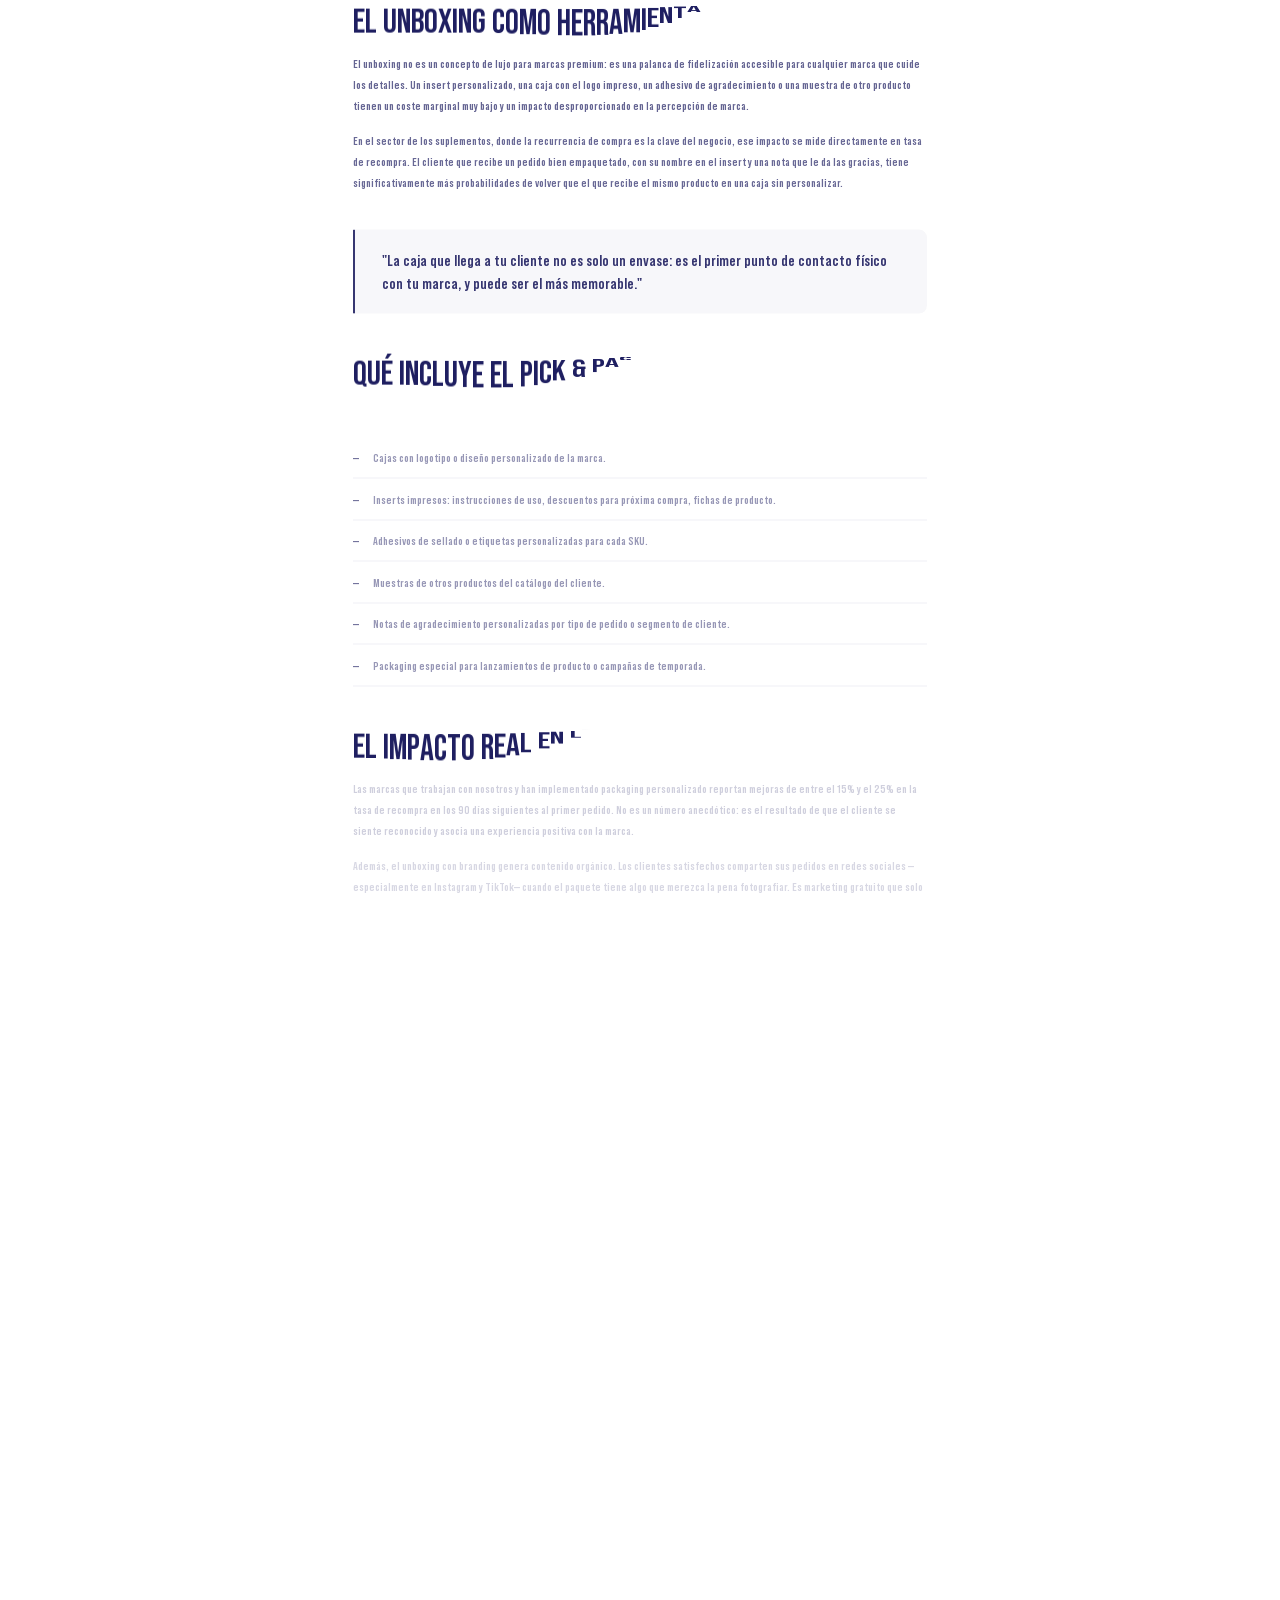
<file: pages/blog/pick-pack-branding.html>
<!DOCTYPE html>
<html lang="es">
<head>
	<meta charset="utf-8" />
	<meta name="viewport" content="width=device-width, initial-scale=1.0, minimum-scale=1, maximum-scale=5" />
	<meta name="format-detection" content="telephone=no" />
	<link rel="preload" href="../../assets/fonts/BebasNeuePro-Bold.woff" as="font" type="font/woff" crossorigin />
	<link rel="icon" type="image/x-icon" sizes="192x192" href="../../assets/favicon.ico" />
	<title>Pick & Pack con branding: cómo el packaging fideliza clientes — The Box Fulfillment</title>
	<meta name="description" content="El unboxing es el primer contacto físico del cliente con tu marca. Descubre cómo el pick & pack personalizado mejora la fidelización en marcas de suplementos." />
	<meta property="og:type" content="article" />
	<meta property="og:title" content="Pick & pack con branding: cómo el packaging fideliza a tus clientes" />
	<meta property="og:site_name" content="The Box Fulfillment" />
	<link rel="stylesheet" href="../../assets/css/main.css" />
	<link rel="stylesheet" href="../../assets/css/custom.css" />
</head>
<body class="page-article">

	<div class="transition-plug"><div class="transition-plug__inner"></div></div>

	<header class="header">
		<div class="container header__container">
			<a href="../../index.html" class="header__logo"><img src="../../assets/img/logos/THE_BOX_LOGO_OFFICIAL-300x175.png" alt="The Box Fulfillment" class="header__logo-img" /></a>
			<nav class="header__menu" data-da=".header__hamburger, 1024, 0">
				<a href="../../index.html" class="header__menu-item text-hover"><span class="text-hover__inner"><span class="text-hover__elem text-hover__elem-1">Inicio</span><span class="text-hover__elem text-hover__elem-2 _c-dark">Inicio</span></span></a>
				<a href="../about-us.html" class="header__menu-item text-hover"><span class="text-hover__inner"><span class="text-hover__elem text-hover__elem-1">Empresa</span><span class="text-hover__elem text-hover__elem-2 _c-dark">Empresa</span></span></a>
				<a href="../services.html" class="header__menu-item text-hover"><span class="text-hover__inner"><span class="text-hover__elem text-hover__elem-1">Servicios</span><span class="text-hover__elem text-hover__elem-2 _c-dark">Servicios</span></span></a>
				<a href="../blog.html" class="header__menu-item text-hover"><span class="text-hover__inner"><span class="text-hover__elem text-hover__elem-1">Noticias</span><span class="text-hover__elem text-hover__elem-2 _c-dark">Noticias</span></span></a>
			</nav>
			<div class="header__actions">
				<button type="button" class="header__hamburger-btn btn" aria-label="Abrir menú"><span class="is-not-active">Menú</span><span class="is-active">Cerrar</span></button>
				<a href="../contact-us.html" class="header__btn text-hover btn" data-da=".header__hamburger, 1024, 1"><span class="btn__inner text-hover__inner"><span class="text-hover__elem text-hover__elem-1">Empieza ahora</span><span class="text-hover__elem text-hover__elem-2">Empieza ahora</span></span></a>
				<div class="header__lang dropdown"><div class="header__lang-heading btn"><span class="btn__inner">ES<svg width="13" height="12" viewBox="0 0 13 12" fill="none"><path d="M1.267 7.06149L5.84961 11.7365C6.19441 12.0878 6.80452 12.0878 7.15054 11.7365L11.7331 7.06149C12.0902 6.69643 12.0889 6.10663 11.7295 5.74406C11.37 5.38148 10.7905 5.38148 10.4322 5.74654L7.41586 8.82221V0.931267C7.41586 0.415966 7.00504 0 6.49885 0C5.99266 0 5.58184 0.415966 5.58184 0.931267V8.82221L2.56671 5.74654C2.38698 5.56401 2.15223 5.47337 1.91625 5.47337C1.68272 5.47337 1.44796 5.56401 1.26945 5.74406C0.911205 6.10663 0.909982 6.69643 1.267 7.06149Z" fill="#1F1F61"/></svg></span></div><div class="header__lang-dropdown"><div class="header__lang-list"><a href="../../en/" class="header__lang-item text-hover"><span class="text-hover__inner"><span class="text-hover__elem text-hover__elem-1">Eng</span><span class="text-hover__elem text-hover__elem-2">Eng</span></span></a></div></div></div>
			</div>
		</div>
		<div class="header__hamburger container"></div>
	</header>

	<div id="smooth-wrapper">
		<div id="smooth-content" class="overflow-hidden">

			<section class="article-hero" id="hero">
				<div class="container">
					<div class="article-hero__meta">
						<a href="../blog.html" class="article-hero__back"><svg width="16" height="16" viewBox="0 0 16 16" fill="none"><path d="M10 3L5 8L10 13" stroke="#1F1F61" stroke-width="1.5" stroke-linecap="round"/></svg>Noticias</a>
						<span class="article-hero__category">Suplementos</span>
						<span class="article-hero__date">01.03.2026</span>
					</div>
					<h1 class="article-hero__title main-animated-text">Pick &amp; pack con branding: cómo el packaging fideliza a tus clientes</h1>
				</div>
				<div class="container">
					<div class="article-hero__cover">
						<img src="../../assets/img/services/imgService4.webp" alt="Pick and pack con branding" class="article-hero__img" />
					</div>
				</div>
			</section>

			<section class="article-body">
				<div class="container">
					<div class="article-body__inner">

						<p class="article-body__lead opacity-block">
							Hay una fracción de segundo en que el cliente abre la caja y decide si tu marca merece una segunda compra. Ese momento — el unboxing — es el único contacto físico que tienes con tu cliente en el canal online. Y la mayoría de las marcas de suplementos lo desperdician con una caja marrón anónima y papel de relleno genérico.
						</p>

						<h2 class="article-body__h2 animated-text">El unboxing como herramienta de marketing</h2>
						<p class="article-body__p opacity-block">
							El unboxing no es un concepto de lujo para marcas premium: es una palanca de fidelización accesible para cualquier marca que cuide los detalles. Un insert personalizado, una caja con el logo impreso, un adhesivo de agradecimiento o una muestra de otro producto tienen un coste marginal muy bajo y un impacto desproporcionado en la percepción de marca.
						</p>
						<p class="article-body__p opacity-block">
							En el sector de los suplementos, donde la recurrencia de compra es la clave del negocio, ese impacto se mide directamente en tasa de recompra. El cliente que recibe un pedido bien empaquetado, con su nombre en el insert y una nota que le da las gracias, tiene significativamente más probabilidades de volver que el que recibe el mismo producto en una caja sin personalizar.
						</p>

						<blockquote class="article-body__quote opacity-block">
							"La caja que llega a tu cliente no es solo un envase: es el primer punto de contacto físico con tu marca, y puede ser el más memorable."
						</blockquote>

						<h2 class="article-body__h2 animated-text">Qué incluye el pick &amp; pack personalizado de The Box</h2>
						<ul class="article-body__list opacity-block">
							<li>Cajas con logotipo o diseño personalizado de la marca.</li>
							<li>Inserts impresos: instrucciones de uso, descuentos para próxima compra, fichas de producto.</li>
							<li>Adhesivos de sellado o etiquetas personalizadas para cada SKU.</li>
							<li>Muestras de otros productos del catálogo del cliente.</li>
							<li>Notas de agradecimiento personalizadas por tipo de pedido o segmento de cliente.</li>
							<li>Packaging especial para lanzamientos de producto o campañas de temporada.</li>
						</ul>

						<h2 class="article-body__h2 animated-text">El impacto real en la fidelización</h2>
						<p class="article-body__p opacity-block">
							Las marcas que trabajan con nosotros y han implementado packaging personalizado reportan mejoras de entre el 15% y el 25% en la tasa de recompra en los 90 días siguientes al primer pedido. No es un número anecdótico: es el resultado de que el cliente se siente reconocido y asocia una experiencia positiva con la marca.
						</p>
						<p class="article-body__p opacity-block">
							Además, el unboxing con branding genera contenido orgánico. Los clientes satisfechos comparten sus pedidos en redes sociales —especialmente en Instagram y TikTok— cuando el paquete tiene algo que merezca la pena fotografiar. Es marketing gratuito que solo funciona si la experiencia de apertura lo justifica.
						</p>
						<p class="article-body__p opacity-block">
							En The Box nos encargamos de que cada pedido salga exactamente como tú lo diseñaste. Tu cliente recibe una experiencia, no un paquete.
						</p>

					</div>
				</div>
			</section>

			<section class="contact" id="contact">
				<div class="container"><div class="contact__container scale-block"><div class="contact__top opacity-block"><span class="contact__top-text">Contacto</span><span class="contact__top-text">Tu logística, nuestra responsabilidad.</span></div><h2 class="contact__title animated-text">Tu logística de suplementos, en buenas manos.</h2><div class="contact__container-inner opacity-block"><p class="contact__text">Escríbenos — nuestro equipo te propondrá la solución logística óptima para tu marca de suplementos.</p><a href="../contact-us.html" class="contact__btn text-hover btn _accent"><span class="btn__inner text-hover__inner"><span class="text-hover__elem text-hover__elem-1">¡Déjanos tu número y te llamamos!</span><span class="text-hover__elem text-hover__elem-2">¡Déjanos tu número y te llamamos!</span></span></a></div></div></div>
			</section>

			<footer class="footer">
				<div class="container"><div class="footer__container"><div class="footer__top"><a href="../../index.html" class="footer__logo"><img src="../../assets/img/logos/THE_BOX_LOGO_OFFICIAL-300x175.png" alt="The Box Fulfillment" class="footer__logo-img" /></a><nav class="footer__menu"><div class="footer__menu-col"><a href="../services.html" class="footer__menu-heading text-hover"><span class="text-hover__inner"><span class="text-hover__elem text-hover__elem-1">Fulfillment</span><span class="text-hover__elem text-hover__elem-2">Fulfillment</span></span></a><a href="../services.html" class="footer__menu-item text-hover"><span class="text-hover__inner"><span class="text-hover__elem text-hover__elem-1">Pick &amp; Pack</span><span class="text-hover__elem text-hover__elem-2">Pick &amp; Pack</span></span></a></div><div class="footer__menu-col"><a href="../services.html" class="footer__menu-heading text-hover"><span class="text-hover__inner"><span class="text-hover__elem text-hover__elem-1">Plataforma</span><span class="text-hover__elem text-hover__elem-2">Plataforma</span></span></a><a href="../services.html" class="footer__menu-item text-hover"><span class="text-hover__inner"><span class="text-hover__elem text-hover__elem-1">ERP de gestión</span><span class="text-hover__elem text-hover__elem-2">ERP de gestión</span></span></a></div><div class="footer__menu-col"><a href="../blog.html" class="footer__menu-heading text-hover"><span class="text-hover__inner"><span class="text-hover__elem text-hover__elem-1">Recursos</span><span class="text-hover__elem text-hover__elem-2">Recursos</span></span></a><a href="../blog.html" class="footer__menu-item text-hover"><span class="text-hover__inner"><span class="text-hover__elem text-hover__elem-1">Noticias</span><span class="text-hover__elem text-hover__elem-2">Noticias</span></span></a></div><div class="footer__menu-col"><a href="../about-us.html" class="footer__menu-heading text-hover"><span class="text-hover__inner"><span class="text-hover__elem text-hover__elem-1">Empresa</span><span class="text-hover__elem text-hover__elem-2">Empresa</span></span></a><a href="../contact-us.html" class="footer__menu-item text-hover"><span class="text-hover__inner"><span class="text-hover__elem text-hover__elem-1">Contacto</span><span class="text-hover__elem text-hover__elem-2">Contacto</span></span></a></div></nav></div><div class="footer__bottom"><p class="footer__title animated-text">The Box Fulfillment</p><div class="footer__bottom-container"><div class="footer__bottom-wrapper"><span class="footer__copyrights">© 2026 The Box Fulfillment. Todos los derechos reservados.</span><a href="../privacy-policy.html" class="footer__link text-hover"><span class="text-hover__inner"><span class="text-hover__elem text-hover__elem-1">Política de privacidad</span><span class="text-hover__elem text-hover__elem-2">Política de privacidad</span></span></a></div><div class="footer__bottom-wrap"><div class="footer__up"><span class="footer__up-text">Arriba</span><button type="button" class="footer__up-btn" data-scroll-to="hero"><svg class="footer__up-icon" width="30" height="30" viewBox="0 0 30 30" fill="none"><path d="M17.8544 14.4299L15.3548 11.919C15.1667 11.7302 14.8339 11.7302 14.6452 11.919L12.1456 14.4299C11.9508 14.626 11.9515 14.9428 12.1476 15.1375C12.3436 15.3322 12.6597 15.3322 12.8552 15.1362L14.5004 13.4842L14.5004 17.7225C14.5004 17.9992 14.7245 18.2227 15.0006 18.2227C15.2767 18.2227 15.5008 17.9992 15.5008 17.7225L15.5008 13.4842L17.1454 15.1362C17.2435 15.2342 17.3715 15.2829 17.5002 15.2829C17.6276 15.2829 17.7557 15.2342 17.853 15.1375C18.0484 14.9428 18.0491 14.626 17.8544 14.4299Z" fill="#1F1F61"/></svg></button></div></div></div></div></div></div>
			</footer>
		</div>
	</div>


	<script src="../../assets/js/main.js"></script>
	<script src="../../assets/js/custom.js"></script>
</body>
</html>
</file>
<file: assets/css/main.css>
html,
body,
div,
span,
object,
iframe,
h1,
h2,
h3,
h4,
h5,
h6,
p,
blockquote,
pre,
abbr,
address,
cite,
code,
del,
dfn,
em,
img,
ins,
kbd,
q,
samp,
small,
strong,
sub,
sup,
var,
b,
i,
dl,
dt,
dd,
ol,
ul,
li,
fieldset,
form,
label,
legend,
table,
caption,
tbody,
tfoot,
thead,
tr,
th,
td,
article,
aside,
canvas,
details,
figcaption,
figure,
footer,
header,
hgroup,
menu,
nav,
section,
summary,
time,
mark,
audio,
video {
	margin: 0;
	padding: 0;
	border: 0;
	outline: 0;
	font-size: 100%;
	font-style: normal;
	vertical-align: baseline;
	background: transparent;
}
article,
aside,
details,
figcaption,
figure,
footer,
header,
hgroup,
menu,
nav,
section {
	display: block;
}
nav ul {
	list-style: none;
}
blockquote,
q {
	quotes: none;
}
blockquote:before,
blockquote:after,
q:before,
q:after {
	content: '';
	content: none;
}
a {
	margin: 0;
	padding: 0;
	font-size: 100%;
	vertical-align: baseline;
	background: transparent;
}
ins {
	background-color: #ff9;
	color: #000;
	text-decoration: none;
}
mark {
	background-color: #ff9;
	color: #000;
	font-style: italic;
	font-weight: 700;
}
del {
	text-decoration: line-through;
}
abbr[title],
dfn[title] {
	border-bottom: 1px dotted;
	cursor: help;
}
table {
	border-collapse: collapse;
	border-spacing: 0;
}
hr {
	display: block;
	height: 1px;
	border: 0;
	border-top: 1px solid #cccccc;
	margin: 1em 0;
	padding: 0;
}
input,
select {
	vertical-align: middle;
}
* {
	padding: 0;
	margin: 0;
	border: 0;
}
*,
*:before,
*:after {
	-moz-box-sizing: border-box;
	-webkit-box-sizing: border-box;
	box-sizing: border-box;
}
:focus,
:active {
	outline: none;
}
a:focus,
a:active {
	outline: none;
}
nav,
footer,
header,
aside {
	display: block;
}
html,
body {
	height: 100%;
	width: 100%;
	-ms-text-size-adjust: 100%;
	-moz-text-size-adjust: 100%;
	-webkit-text-size-adjust: 100%;
}
body {
	overflow-x: hidden;
}
header,
section,
footer {
	position: relative;
}
input,
button,
textarea {
	font-family: inherit;
}
textarea {
	resize: none;
}
input::-ms-clear {
	display: none;
}
button {
	color: inherit;
	cursor: pointer;
	background-color: transparent;
	font-size: inherit;
}
button::-moz-focus-inner {
	padding: 0;
	border: 0;
}
a,
a:visited {
	text-decoration: none;
}
a,
a:hover {
	text-decoration: none;
	color: inherit;
}
ul li {
	list-style: none;
}
img {
	max-width: 100%;
	max-height: 100%;
}
h1,
h2,
h3,
h4,
h5,
h6 {
	font-size: inherit;
	font-weight: inherit;
}
input[type='search']::-webkit-search-decoration,
input[type='search']::-webkit-search-cancel-button,
input[type='search']::-webkit-search-results-button,
input[type='search']::-webkit-search-results-decoration {
	display: none;
}
input[type='number']::-webkit-outer-spin-button,
input[type='number']::-webkit-inner-spin-button {
	appearance: none;
	-webkit-appearance: none;
	-moz-appearance: none;
	-ms-progress-appearance: none;
	margin: 0;
}
input,
textarea,
button,
select,
a {
	-webkit-tap-highlight-color: rgba(0, 0, 0, 0);
}
@font-face {
	font-family: BebasNeuePro;
	font-style: normal;
	font-weight: 400;
	src: url(../fonts/BebasNeuePro-Regular.woff) format('woff');
	font-display: swap;
}
@font-face {
	font-family: BebasNeuePro;
	font-style: normal;
	font-weight: 700;
	src: url(../fonts/BebasNeuePro-Bold.woff) format('woff');
	font-display: swap;
}
@font-face {
	font-family: Inter;
	font-style: normal;
	font-weight: 400;
	src: url(../fonts/Inter-Regular.woff) format('woff');
	font-display: swap;
}
@font-face {
	font-family: Inter;
	font-style: normal;
	font-weight: 500;
	src: url(../fonts/Inter-Medium.woff) format('woff');
	font-display: swap;
}
@font-face {
	font-family: Inter;
	font-style: normal;
	font-weight: 600;
	src: url(../fonts/Inter-SemiBold.woff) format('woff');
	font-display: swap;
}
@font-face {
	font-family: Inter;
	font-style: normal;
	font-weight: 700;
	src: url(../fonts/Inter-Bold.woff) format('woff');
	font-display: swap;
}
@media only screen and (max-width: 1024px) {
	html {
		font-size: calc(1px + 1.5 * (100vw - 375px) / 584);
	}
}
@media only screen and (min-width: 1025px) {
	html {
		font-size: calc(0.5px + 0.5 * (100vw - 960px) / 960);
	}
}
body {
	min-width: 320px;
	position: relative;
	line-height: 1.2;
	font-size: 20rem;
	font-weight: 700;
	font-family: BebasNeuePro, sans-serif;
	background-color: #fff;
	color: #1f1f61;
	scrollbar-width: 0px;
}
body::-webkit-scrollbar-track {
	background: #fff;
}
body::-webkit-scrollbar {
	width: 0px;
}
picture {
	display: flex;
}
picture img {
	width: 100%;
}
.overflow-hidden {
	overflow: hidden !important;
}
.hidden {
	display: none;
}
.home .footer {
	background: none;
}
.transition-plug {
	position: fixed;
	top: 0;
	bottom: 0;
	left: 0;
	right: 0;
	background-color: #f4f4f7;
	transform: translateY(-105%);
	z-index: 15;
}
.transition-plug__inner {
	background-color: #1f1f61;
	position: absolute;
	left: 0;
	top: 0;
	width: 100%;
	height: 0;
}
.text-animate {
	transform: translate(70%);
}
.text-animate .word {
	clip-path: inset(0 -6em 0 -6em);
}
.text-animate .char {
	transform: translateY(105%);
	transform-origin: bottom;
}
.text-rows-animate .line {
	overflow: hidden;
}
.text-rows-animate .word {
	transform: translateY(105%);
	transform-origin: bottom;
}
.text-hover__inner {
	display: block;
	clip-path: inset(0 -6em 0 -6em);
	position: relative;
	z-index: 2;
}
.text-hover__elem {
	display: block;
}
.text-hover__elem-2 {
	position: absolute;
}
@keyframes arrowMove {
	0% {
		transform: translate(0);
	}
	45% {
		transform: translate(300%);
	}
	46% {
		transform: translate(300%);
		opacity: 0;
	}
	65% {
		transform: translate(-300%);
		opacity: 0;
	}
	66% {
		transform: translate(-300%);
		opacity: 1;
	}
	to {
		transform: translate(0);
	}
}
@media only screen and (max-width: 1024px) {
	.text-hover__elem-2 {
		display: none;
	}
}
.preloader {
	display: flex;
	align-items: flex-end;
	height: 100vh;
	padding-bottom: 35rem;
	position: fixed;
	top: 0;
	bottom: 0;
	left: 0;
	right: 0;
	z-index: 20;
}
.preloader__container {
	display: flex;
	justify-content: space-between;
	align-items: flex-end;
	width: 100%;
	position: relative;
	font-size: 30rem;
	line-height: 0.9;
	text-transform: uppercase;
	padding-bottom: 10rem;
}
.preloader__container-line {
	display: block;
	position: absolute;
	bottom: 0;
	left: 0;
	height: 1rem;
	background-color: #1f1f6126;
	width: 0%;
}
.preloader__progress {
	text-align: right;
}
@media only screen and (max-width: 1024px) {
	.preloader__container {
		font-size: 20rem;
	}
}
.container {
	width: 100%;
	padding: 0 40rem;
}
@media only screen and (max-width: 1024px) {
	.container {
		padding: 0 20rem;
	}
}
input,
textarea {
	background: none;
	color: inherit;
	line-height: 1.2;
	transition: border 0.3s ease-in-out;
	border: 1rem solid transparent;
}
.input {
	display: flex;
	position: relative;
	font-family: Inter;
}
.input.focus .input__caption {
	top: calc(50% - 23rem);
	font-size: 12rem;
}
.input__caption {
	color: #1f1f6166;
	font-weight: 500;
	font-size: 16rem;
	position: absolute;
	top: 50%;
	left: 40rem;
	transform: translateY(-50%);
	transition: 0.3s;
	z-index: 2;
}
.input__field {
	color: #141414;
	background-color: #f4f4f7;
	border-radius: 5rem;
	padding: 33rem 40rem;
	width: 100%;
	font-weight: 500;
	font-size: 16rem;
}
@media only screen and (max-width: 1024px) {
	.input__caption {
		left: 30rem;
	}
	.input__field {
		padding: 30rem;
	}
}
._c-accent {
	color: #1f1f61;
}
._c-dark {
	color: #141414;
}
._text-center {
	text-align: center;
}
._bg-accent {
	background-color: #1f1f61;
}
._td-underline {
	position: relative;
}
._td-underline:before {
	content: '';
	position: absolute;
	left: 0;
	top: 100%;
	width: 100%;
	height: 1rem;
	background-color: #fff;
}
@media only screen and (max-width: 1024px) {
	._td-underline:before {
		display: none;
	}
}
.btn {
	display: inline-flex;
	justify-content: center;
	align-items: center;
	position: relative;
	text-decoration: none;
	outline: none;
	overflow: hidden;
	cursor: pointer;
	font-family: BebasNeuePro, sans-serif;
	text-align: center;
	text-transform: uppercase;
	font-weight: 700;
	line-height: 1.1;
	font-size: 30rem;
	padding: 0 60rem;
	height: 120rem;
	background-color: #f4f4f7;
	border: 1rem solid #f4f4f7;
	color: #1f1f61;
	border-radius: 5rem;
	transition: 0.3s;
}
.btn__inner {
	position: relative;
	z-index: 2;
}
.btn:focus,
.btn:hover {
	text-decoration: none;
}
.btn:after {
	content: '';
	position: absolute;
	top: 0;
	left: 0;
	display: block;
	background-color: #1f1f61;
	width: 100%;
	height: 100%;
	opacity: 0;
	border-radius: 100%;
	transform: translateY(100%);
	transition: opacity 0.65s cubic-bezier(0.215, 0.61, 0.355, 1), border-radius 0s 0.65s,
		transform 0s 0.65s;
}
.btn:hover {
	color: #fff;
}
.btn:hover:after {
	opacity: 1;
	border-radius: 0;
	transform: translate(0);
	transition: border-radius 0.65s cubic-bezier(0.215, 0.61, 0.355, 1),
		transform 0.65s cubic-bezier(0.215, 0.61, 0.355, 1);
}
.btn._accent {
	background-color: #1f1f61;
	border-color: #1f1f61;
	color: #fff;
}
.btn._accent:after {
	background-color: #f4f4f7;
}
.btn._accent:hover {
	color: #1f1f61;
}
@media only screen and (max-width: 1024px) {
	.btn {
		width: 100%;
		height: 80rem;
		font-size: 20rem;
	}
	.btn:after {
		display: none;
	}
	.btn:hover {
		color: #1f1f61;
	}
	.btn._accent:hover {
		color: #f4f4f7;
	}
}
.modal.f-html {
	width: 740rem;
	background-color: #fff;
	border-radius: 10rem;
	padding: 65rem;
	display: flex;
	flex-direction: column;
}
.modal .f-button.is-close-button {
	width: 85rem;
	height: 85rem;
	border-radius: 5rem;
	background-color: #f4f4f7;
	opacity: 1;
	right: calc(100% + 20rem);
	top: 50%;
	transform: translateY(-50%);
	border: 1rem solid #f4f4f7;
}
.modal .f-button.is-close-button svg {
	display: none;
}
.modal .f-button.is-close-button svg:focus-visible {
	box-shadow: none;
}
.modal .f-button.is-close-button:before {
	content: '';
	width: 100%;
	height: 100%;
	background-image: url(../img/icons/close.svg);
	background-size: cover;
	background-position: center;
	transition: 0.3s;
	z-index: 2;
}
.modal .f-button.is-close-button:hover {
	background-color: #1f1f61;
}
.modal .f-button.is-close-button:hover:before {
	filter: invert(100%);
}
.modal__title {
	font-size: 70rem;
	color: #1f1f61;
	letter-spacing: -0.04em;
	line-height: 0.85;
	text-transform: uppercase;
	margin-bottom: 60rem;
}
.modal__text {
	color: #1f1f61;
	font-family: Inter;
	font-weight: 500;
	margin-bottom: 15rem;
	letter-spacing: -0.01em;
	line-height: 1;
	font-size: 16rem;
}
.modal__form-item {
	margin-bottom: 10rem;
}
.modal__form-submit {
	width: 100%;
}
.modal__contact {
	display: flex;
	justify-content: space-between;
	margin-top: 40rem;
	padding-bottom: 20rem;
	border-bottom: 1rem solid rgba(31, 31, 97, 0.15);
}
.modal__contact-item {
	display: flex;
	align-items: center;
	gap: 25rem;
}
.modal__contact-img {
	width: 85rem;
	height: 100rem;
	border-radius: 3rem;
}
.modal__contact-wrapper {
	display: flex;
	flex-direction: column;
}
.modal__contact-heading {
	font-weight: 700;
	font-size: 20rem;
	color: #1f1f61;
	text-transform: uppercase;
}
.modal__contact-text {
	font-weight: 700;
	font-size: 18rem;
	color: #1f1f61;
}
.modal-services.f-html {
	padding: 0;
	margin: 0;
	background: none;
}
.modal-services__inner {
	max-height: 90vh;
	width: 965rem;
	background-color: #1f1f61;
	color: #fff;
	padding: 150rem 225rem 150rem 195rem;
	overflow-y: auto;
	border-radius: 10rem;
	scrollbar-width: 0px;
}
.modal-services__inner::-webkit-scrollbar-track {
	background: #fff;
}
.modal-services__inner::-webkit-scrollbar {
	width: 0px;
}
.modal-services .f-button.is-close-button {
	width: 85rem;
	height: 85rem;
	border-radius: 5rem;
	background-color: #f4f4f7;
	opacity: 1;
	right: calc(100% + 20rem);
	top: 50%;
	transform: translateY(-50%);
	border: 1rem solid #f4f4f7;
}
.modal-services .f-button.is-close-button svg {
	display: none;
}
.modal-services .f-button.is-close-button svg:focus-visible {
	box-shadow: none;
}
.modal-services .f-button.is-close-button:before {
	content: '';
	width: 100%;
	height: 100%;
	background-image: url(../img/icons/close.svg);
	background-size: cover;
	background-position: center;
	transition: 0.3s;
	z-index: 2;
}
.modal-services .f-button.is-close-button:hover {
	background-color: #1f1f61;
}
.modal-services .f-button.is-close-button:hover:before {
	filter: invert(100%);
}
.modal-services.hidden {
	display: none;
}
.modal-services__container {
	margin-bottom: 60rem;
}
.modal-services__container:last-child {
	margin-bottom: 0;
}
.modal-services__title {
	margin-bottom: 80rem;
	text-transform: uppercase;
	font-size: 60rem;
	line-height: 0.9;
}
.modal-services__heading {
	font-size: 40rem;
	margin-bottom: 40rem;
	text-transform: uppercase;
}
.modal-services__heading._mb-less {
	margin-bottom: 20rem;
}
.modal-services__items {
	display: flex;
	flex-direction: column;
	gap: 15rem;
}
.modal-services__item {
	vertical-align: middle;
}
.modal-services__city {
	font-size: 30rem;
	text-transform: uppercase;
	margin-right: 10rem;
}
.modal-services__city:after {
	content: '';
	display: inline-block;
	width: 21rem;
	height: 21rem;
	background-image: url(../img/icons/arrow-right.svg);
	background-size: contain;
	background-repeat: no-repeat;
	background-position: center;
	margin-left: 10rem;
}
.modal-services__city:last-child:after {
	display: none;
}
.modal-services__text {
	font-family: Inter;
	font-size: 18rem;
	line-height: 1;
	display: flex;
	flex-direction: column;
	gap: 20rem;
}
.modal-services__text-small {
	font-family: Inter;
	font-size: 16rem;
	font-weight: 400;
}
.modal-services__caption {
	margin-bottom: 10rem;
	font-size: 25rem;
	text-transform: uppercase;
}
.modal-services__wrapper {
	margin-bottom: 20rem;
}
.modal-services__wrapper:last-child {
	margin-bottom: 0;
}
.modal-services__list {
	margin-top: 20rem;
	border-top: 1rem solid rgba(255, 255, 255, 0.1);
}
.modal-services__list-item {
	padding: 15rem 0;
	border-bottom: 1rem solid rgba(255, 255, 255, 0.1);
	line-height: 0.9;
}
.modal-services__info {
	display: flex;
	justify-content: space-between;
	align-items: center;
	padding: 10rem 0;
	border-top: 1rem solid rgba(255, 255, 255, 0.1);
	border-bottom: 1rem solid rgba(255, 255, 255, 0.1);
	line-height: 0.9;
	margin: 20rem 0;
}
.modal-services__info-btn {
	padding: 0;
	width: 35rem;
	height: 35rem;
}
.modal-services__info-btn .btn__inner {
	display: flex;
	align-items: center;
	justify-content: center;
}
.modal-services__info-btn .btn__inner:before {
	content: '';
	display: block;
	width: 8rem;
	height: 8rem;
	background-image: url(../img/icons/plus.svg);
	background-size: contain;
	background-repeat: no-repeat;
	background-position: center;
	filter: invert(100%);
	transition: 0.3s;
}
.modal-services__info-btn:hover .btn__inner:before {
	filter: invert(0%);
	transform: rotate(180deg);
}
.fancybox__viewport.is-draggable {
	cursor: default !important;
}
@media only screen and (max-width: 1024px) {
	.modal.f-html {
		width: calc(100% - 40rem);
		padding: 40rem 20rem 20rem;
	}
	.modal .f-button.is-close-button {
		width: 65rem;
		height: 65rem;
		right: 50%;
		top: auto;
		bottom: calc(100% + 10rem);
		transform: translate(50%);
	}
	.modal .f-button.is-close-button:hover {
		background-color: #f4f4f7;
	}
	.modal .f-button.is-close-button:hover:before {
		filter: invert(0%);
	}
	.modal__title {
		font-size: 40rem;
		margin-bottom: 40rem;
	}
	.modal__text {
		font-size: 13rem;
	}
	.modal__contact {
		flex-direction: column;
		margin-top: 30rem;
		gap: 20rem;
		padding-bottom: 0;
		border: none;
	}
	.modal-services__inner {
		max-height: 75vh;
		width: 335rem;
		padding: 60rem 20rem 40rem;
	}
	.modal-services .f-button.is-close-button {
		width: 65rem;
		height: 65rem;
		right: 50%;
		top: auto;
		bottom: calc(100% + 10rem);
		transform: translate(50%);
	}
	.modal-services .f-button.is-close-button:hover {
		background-color: #f4f4f7;
	}
	.modal-services .f-button.is-close-button:hover:before {
		filter: invert(0%);
	}
	.modal-services.hidden {
		display: none;
	}
	.modal-services__container {
		margin-bottom: 40rem;
	}
	.modal-services__title {
		margin-bottom: 40rem;
		font-size: 40rem;
	}
	.modal-services__heading {
		font-size: 25rem;
		margin-bottom: 15rem;
	}
	.modal-services__items {
		gap: 10rem;
	}
	.modal-services__city {
		font-size: 20rem;
	}
	.modal-services__city:after {
		width: 15rem;
		height: 15rem;
	}
	.modal-services__text {
		font-size: 14rem;
		gap: 10rem;
	}
	.modal-services__caption {
		margin-bottom: 10rem;
		font-size: 20rem;
	}
	.modal-services__wrapper {
		margin-bottom: 15rem;
	}
	.modal-services__list {
		margin-top: 15rem;
	}
	.modal-services__list-item {
		padding: 10rem 0;
		font-size: 16rem;
	}
}
.ticker {
	animation: ticker 20s linear infinite;
	white-space: nowrap;
	box-sizing: content-box;
	display: inline-block;
	padding-left: 100%;
}
.ticker__item {
	margin-right: 150rem;
}
.ticker__item:last-child {
	margin-right: 0;
}
@keyframes ticker {
	0% {
		-webkit-transform: translate3d(0, 0, 0);
		transform: translateZ(0);
		visibility: visible;
	}
	to {
		-webkit-transform: translate3d(-100%, 0, 0);
		transform: translate3d(-100%, 0, 0);
	}
}
.header {
	position: fixed;
	top: 0;
	left: 0;
	right: 0;
	z-index: 10;
	transform: translateY(-105%);
}
.header__container {
	padding-top: 20rem;
	padding-bottom: 20rem;
	display: flex;
	justify-content: space-between;
	align-items: center;
	position: relative;
	transition: transform 0.8s ease-in-out;
	z-index: 2;
}
.header__container.active {
	transform: translateY(calc(-105% - 120rem));
}
.header__logo {
	height: 80rem;
	background-color: #f4f4f7;
	border-radius: 5rem;
	display: flex;
	justify-content: center;
	align-items: center;
	padding: 0 30rem;
}
.header__logo-img {
	width: 80rem;
}
.header__menu {
	height: 80rem;
	background-color: #f4f4f7;
	border-radius: 5rem;
	display: flex;
	justify-content: center;
	align-items: center;
	gap: 45rem;
	padding: 0 40rem;
	font-size: 16rem;
	text-transform: uppercase;
}
.header__menu-item {
	color: #1f1f61;
}
.header__actions {
	display: flex;
	gap: 10rem;
}
.header__btn {
	height: 80rem;
	font-size: 16rem;
}
.header__lang {
	position: relative;
	text-transform: uppercase;
}
.header__lang-heading {
	height: 80rem;
	width: 85rem;
	background-color: #f4f4f7;
	border-radius: 5rem;
	padding: 0;
	font-size: 16rem;
}
.header__lang-heading svg {
	width: 13rem;
	height: 12rem;
	flex: 0 0 auto;
	transition: transform 0.3s;
}
.header__lang-heading svg path {
	transition: fill 0.3s;
}
.header__lang-heading .btn__inner {
	display: flex;
	align-items: center;
	justify-content: center;
	gap: 5rem;
}
.header__lang-heading:hover svg path {
	fill: #f4f4f7;
}
.header__lang-heading.active svg {
	transform: rotate(180deg);
}
.header__lang-dropdown {
	background-color: #f4f4f7;
	border-radius: 5rem;
	position: absolute;
	top: 100%;
	margin-top: 10rem;
	display: flex;
	flex-direction: column;
	align-items: center;
	justify-content: center;
	width: 100%;
	transform: translate(200%);
}
.header__lang-dropdown.hidden {
	display: none;
}
.header__lang-list {
	padding: 20rem 0;
	display: flex;
	flex-direction: column;
	align-items: flex-start;
	gap: 12rem;
}
.header__lang-item {
	font-size: 16rem;
}
.header__hamburger,
.header__hamburger-btn {
	display: none;
}
@media only screen and (max-width: 1024px) {
	.header__container.active {
		transform: translateY(0);
	}
	.header__logo {
		height: 60rem;
		padding: 0 8rem;
	}
	.header__logo-img {
		width: 40rem;
	}
	.header__menu {
		height: auto;
		background: none;
		border-radius: 0;
		flex-direction: column;
		gap: 30rem;
		padding: 0;
		position: relative;
		top: 30vh;
		font-size: 30rem;
	}
	.header__menu-item,
	.header__menu-item:hover {
		color: #fff;
	}
	.header__btn {
		font-size: 20rem;
		background-color: #fff;
	}
	.header__lang-heading {
		height: 60rem;
		width: 60rem;
	}
	.header__lang-heading svg {
		width: 11rem;
		height: 12rem;
	}
	.header__lang-heading .btn__inner {
		display: flex;
		align-items: center;
		justify-content: center;
		gap: 5rem;
	}
	.header__lang-heading:hover svg path {
		fill: #1f1f61;
	}
	.header__lang-heading.active svg {
		transform: rotate(180deg);
	}
	.header__lang-dropdown {
		margin-top: 5rem;
	}
	.header__lang-list {
		gap: 7rem;
	}
	.header__hamburger {
		position: fixed;
		top: 0;
		left: 0;
		right: 0;
		height: 100vh;
		background-color: #1f1f61;
		display: flex;
		justify-content: space-between;
		flex-direction: column;
		transform: translate(100%);
		padding-bottom: 20rem;
	}
	.header__hamburger-btn {
		display: flex;
		height: 60rem;
		padding: 0 20rem;
		font-size: 14rem;
		min-width: 80rem;
	}
	.header__hamburger-btn .is-active {
		display: none;
	}
	.header__hamburger-btn.active .is-active {
		display: block;
	}
	.header__hamburger-btn.active .is-not-active {
		display: none;
	}
}
.footer {
	padding-top: 120rem;
	color: #fff;
	background-color: #141414;
}
.footer__video {
	width: 100%;
	height: 100%;
	object-fit: cover;
	object-position: center;
}
.footer__video-container {
	position: relative;
}
.footer__video-wrapper {
	display: flex;
	position: absolute;
	top: -1vh;
	left: -1%;
	width: 102%;
	height: 102vh;
	z-index: -1;
}
.footer__video-wrapper:after {
	content: '';
	display: block;
	width: 100%;
	height: 100%;
	position: absolute;
	top: 0;
	left: 0;
	background-color: #000;
	opacity: 0.3;
	z-index: 2;
}
.footer__container {
	display: flex;
	flex-direction: column;
	gap: 275rem;
}
.footer__top {
	display: flex;
	justify-content: space-between;
	align-items: flex-start;
}
.footer__logo {
	display: flex;
}
.footer__logo-img {
	width: 105rem;
}
.footer__menu {
	display: flex;
	justify-content: space-between;
	gap: 170rem;
	width: 1100rem;
}
.footer__menu-col {
	display: flex;
	flex-direction: column;
}
.footer__menu-heading {
	font-size: 30rem;
	text-transform: uppercase;
	margin-bottom: 60rem;
}
.footer__menu-item {
	font-size: 18rem;
	margin-bottom: 10rem;
	font-weight: 400;
}
.footer__menu-item:last-child {
	margin-bottom: 0;
}
.footer__title {
	font-size: 257rem;
	font-weight: 700;
	line-height: 0.9;
	text-transform: uppercase;
	padding-top: 30rem;
	margin-bottom: 30rem;
	border-top: 1rem solid rgba(255, 255, 255, 0.2);
	display: flex;
}
.footer__bottom-container {
	padding: 20rem 0;
	border-top: 1rem solid rgba(255, 255, 255, 0.2);
	display: flex;
	align-items: center;
	justify-content: space-between;
}
.footer__bottom-wrapper {
	display: flex;
	align-items: center;
	gap: 10rem;
}
.footer__bottom-wrap {
	width: 1100rem;
	display: flex;
	align-items: center;
	justify-content: space-between;
}
.footer__copyrights {
	width: 360rem;
}
.footer__copyrights,
.footer__link {
	font-size: 12rem;
	text-transform: uppercase;
}
.footer__up {
	display: flex;
	align-items: center;
	gap: 15rem;
	font-size: 12rem;
	text-transform: uppercase;
}
.footer__up-btn {
	display: flex;
	align-items: center;
	justify-content: center;
	border-radius: 2rem;
	width: 30rem;
	height: 30rem;
	background-color: #f4f4f70d;
	transition: 0.3s;
}
.footer__up-btn:hover {
	background-color: #fff;
}
.footer__up-btn:hover path {
	fill: #141414;
}
.footer__up-icon {
	width: 100%;
	height: 100%;
}
.footer__up-icon path {
	fill: #fff;
	transition: 0.3s;
}
@media only screen and (max-width: 1024px) {
	.footer {
		padding-top: 80rem;
	}
	.footer__video {
		display: none;
	}
	.footer__video-wrapper {
		background-image: url(../img/home/videos/footer-mobile.png);
		background-size: cover;
		background-position: center;
	}
	.footer__video-wrapper:after {
		display: none;
	}
	.footer__container {
		gap: 60rem;
	}
	.footer__top {
		flex-direction: column;
		align-items: stretch;
	}
	.footer__logo {
		display: none;
	}
	.footer__menu {
		flex-direction: column;
		gap: 40rem;
		width: 100%;
	}
	.footer__menu-heading {
		font-size: 20rem;
		margin-bottom: 20rem;
	}
	.footer__menu-item {
		font-size: 16rem;
		margin-bottom: 10rem;
		line-height: 1.1;
	}
	.footer__title {
		font-size: 47rem;
		padding-top: 15rem;
		margin-bottom: 15rem;
	}
	.footer__bottom-container {
		padding: 15rem 0 20rem;
	}
	.footer__bottom-wrapper {
		flex-direction: column;
		align-items: flex-start;
		gap: 5rem;
	}
	.footer__bottom-wrap,
	.footer__copyrights {
		width: auto;
	}
	.footer__copyrights,
	.footer__link {
		color: #ffffff80;
		font-size: 10rem;
	}
	.footer__up {
		gap: 10rem;
		font-size: 10rem;
		color: #ffffff80;
	}
}
.hero {
	height: 100vh;
	display: flex;
	flex-direction: column;
	justify-content: flex-end;
}
.hero__video {
	width: 100%;
	height: 100%;
	object-fit: cover;
	object-position: center;
}
.hero__video-container {
	padding-bottom: 100rem;
	position: relative;
}
.hero__video-container:after {
	content: '';
	display: block;
	width: 100%;
	height: 100rem;
	position: absolute;
	bottom: -1rem;
	left: 0;
	right: 0;
	background-color: #fff;
}
.hero__video-cover {
	display: flex;
	position: absolute;
	left: 50%;
	top: 100%;
	transform: translate(-50%) scale(0.35) rotate(30deg);
	width: 100%;
	height: 100%;
}
.hero__video-cover:after {
	content: '';
	display: block;
	width: 100%;
	height: 100%;
	position: absolute;
	top: 0;
	left: 0;
	background-color: #000;
	opacity: 0.35;
	z-index: 2;
}
.hero__video-wrapper {
	width: 100%;
	height: 100vh;
	display: flex;
	position: absolute;
	left: 0;
	top: 0;
	z-index: -1;
}
.hero__container {
	padding-bottom: 80rem;
	position: relative;
	z-index: 2;
}
.hero__container-inner {
	display: flex;
	justify-content: space-between;
	align-items: center;
}
.hero__head {
	color: #fff;
	display: flex;
	justify-content: space-between;
	align-items: center;
	margin-bottom: 100rem;
	padding-bottom: 15rem;
	position: relative;
}
.hero__head-line {
	position: absolute;
	left: 0;
	bottom: 0;
	background-color: #ffffff26;
	width: 0;
	height: 1rem;
}
.hero__abb {
	display: flex;
	align-items: center;
	justify-content: space-between;
	width: 100%;
	font-size: 40rem;
	line-height: 0.9;
}
.hero__abb-wrapper {
	display: flex;
	gap: 10rem;
}
.hero__abb-item {
	display: inline-block;
	width: 360rem;
}
.hero__abb-text {
	font-size: 40rem;
	line-height: 0.9;
	text-transform: uppercase;
}
.hero__title {
	font-size: 100rem;
	max-width: 1100rem;
	line-height: 0.9;
	text-transform: uppercase;
	color: #fff;
}
.hero__btn {
	display: none;
}
.hero-slider {
	background-color: #fff;
	border-radius: 10rem;
	width: 545rem;
	overflow: hidden;
	transform: translate(110%);
}
.hero-slider__head {
	display: flex;
	align-items: center;
	justify-content: space-between;
	padding: 40rem 40rem 0;
}
.hero-slider__counter {
	font-size: 20rem;
	color: #1f1f61;
}
.hero-slider__counter-current {
	min-width: 16rem;
}
.hero-slider__counter-total {
	opacity: 0.2;
}
.hero-slider__title {
	font-size: 15rem;
	text-transform: uppercase;
}
.hero-slider__progressbar {
	margin-top: 130rem;
	margin-bottom: 20rem;
	width: calc(100% - 80rem);
	position: relative;
	left: 40rem;
	height: 1rem;
	background-color: #1f1f6126;
}
.hero-slider__progressbar .swiper-pagination-progressbar-fill {
	background-color: #1f1f61;
	position: absolute;
	left: 0;
	top: 0;
	width: 100%;
	height: 100%;
	transform: scale(0);
	transform-origin: left top;
}
.hero-slider__item {
	background-color: #fff;
}
.hero-slider__item-inner {
	padding: 20rem 40rem 40rem;
	display: flex;
	justify-content: space-between;
	align-items: center;
	margin-top: auto;
}
.hero-slider__item-inner:hover .hero-slider__item-box:before {
	animation: arrowMove 1s;
}
.hero-slider__item-title {
	font-size: 30rem;
	line-height: 0.9;
	text-transform: uppercase;
	max-width: 275rem;
}
.hero-slider__item-box {
	width: 40rem;
	height: 40rem;
	border-radius: 5rem;
	background-color: #1f1f61;
	display: flex;
	justify-content: center;
	align-items: center;
	overflow: hidden;
}
.hero-slider__item-box:before {
	content: '';
	display: inline-block;
	width: 10rem;
	height: 10rem;
	background-image: url(../img/icons/arrow.svg);
	background-size: contain;
	background-repeat: no-repeat;
	transition: transform 0.3s;
}
@media only screen and (max-width: 1024px) {
	.hero__video {
		display: none;
	}
	.hero__video-cover {
		background-image: url(../img/home/videos/hero-mobile.png);
		background-size: cover;
		background-position: center;
	}
	.hero__video-cover:after {
		display: none;
	}
	.hero__container {
		padding-bottom: 40rem;
	}
	.hero__container-inner {
		align-items: stretch;
		flex-direction: column;
	}
	.hero__head {
		margin-bottom: 80rem;
		padding-bottom: 10rem;
	}
	.hero__abb {
		font-size: 20rem;
	}
	.hero__abb-wrapper {
		gap: 20rem;
	}
	.hero__abb-item {
		width: auto;
	}
	.hero__abb-text {
		font-size: 20rem;
	}
	.hero__title {
		font-size: 40rem;
		margin-bottom: 40rem;
	}
	.hero__btn {
		display: flex;
		justify-content: center;
		align-items: center;
		transform: translateY(200%);
		transition: none;
	}
	.hero-slider {
		display: none;
	}
}
.about {
	padding: 130rem 0;
}
.about__container {
	padding: 45rem 40rem 20rem;
	border-radius: 20rem;
	background-color: #1f1f61;
	color: #fff;
	overflow: hidden;
}
.about__container-inner {
	margin-top: 75rem;
	margin-left: 700rem;
	margin-bottom: 90rem;
}
.about__top {
	display: flex;
	justify-content: space-between;
	align-items: center;
	padding-bottom: 10rem;
	margin-bottom: 75rem;
	border-bottom: 1rem solid #353571;
	text-transform: uppercase;
}
.about__bottom {
	padding-top: 15rem;
	border-top: 1rem solid #353571;
	text-align: center;
	color: #ffffff0d;
	font-size: 235rem;
	letter-spacing: -0.03em;
	font-weight: 400;
	line-height: 1;
	text-transform: uppercase;
}
.about__title {
	font-size: 70rem;
	text-transform: uppercase;
	margin-bottom: 20rem;
}
.about__text {
	font-family: Inter;
	max-width: 570rem;
	font-weight: 400;
	margin-bottom: 120rem;
}
@media only screen and (max-width: 1024px) {
	.about {
		padding: 50rem 0 40rem;
	}
	.about__container {
		padding: 30rem 20rem 20rem;
		border-radius: 10rem;
	}
	.about__container-inner {
		margin-left: 0;
		margin-bottom: 0;
	}
	.about__top {
		padding-bottom: 5rem;
		font-size: 15rem;
		margin-bottom: 80rem;
	}
	.about__bottom {
		display: none;
	}
	.about__title {
		font-size: 60rem;
	}
	.about__text {
		max-width: 100%;
		font-size: 18rem;
		margin-bottom: 40rem;
	}
	.about__btn {
		width: 100%;
	}
}
.advantages {
	padding: 140rem 0 50rem;
	max-height: 100vh;
	background-color: #fff;
}
.advantages:after {
	content: '';
	display: block;
	width: 100%;
	height: 3rem;
	position: absolute;
	bottom: -1rem;
	left: 0;
	right: 0;
	background-color: #fff;
}
.advantages__container {
	display: flex;
	justify-content: space-between;
	align-items: flex-start;
}
.advantages__container-inner {
	display: flex;
	flex-direction: column;
	justify-content: space-between;
	height: 760rem;
}
.advantages__title {
	max-width: 730rem;
	font-size: 200rem;
	letter-spacing: -0.03em;
	line-height: 0.8;
	text-transform: uppercase;
}
.advantages__scrollbox-inner {
	display: flex;
	flex-direction: column;
	gap: 10rem;
}
.advantages__item-inner {
	display: flex;
	align-items: center;
	justify-content: space-between;
	padding-left: 90rem;
	padding-right: 42rem;
	width: 730rem;
	min-height: 320rem;
	background-color: #f4f4f7;
	border-radius: 10rem;
}
.advantages__item-heading {
	max-width: 260rem;
	font-size: 60rem;
	line-height: 0.85;
	text-transform: uppercase;
}
.advantages__item-text {
	max-width: 240rem;
	font-family: Inter;
	line-height: 1;
}
.advantages__key {
	width: 915rem;
	min-height: 320rem;
	background-color: #1f1f61;
	display: flex;
	align-items: center;
	gap: 150rem;
	padding: 55rem 75rem;
	border-radius: 10rem;
	color: #fff;
}
.advantages__key-number {
	min-width: 150rem;
	opacity: 0.05;
	letter-spacing: -0.03em;
	font-size: 188rem;
	font-weight: 400;
}
.advantages__key-heading {
	max-width: 425rem;
	font-size: 40rem;
	line-height: 0.9;
}
.advantages__progressbar {
	width: 730rem;
	position: relative;
	height: 2rem;
	background-color: #1f1f6126;
}
.advantages__progressbar-fill {
	background-color: #1f1f61;
	position: absolute;
	left: 0;
	top: 0;
	width: 10%;
	height: 100%;
	transform-origin: left top;
}
@media only screen and (max-width: 1024px) {
	.advantages {
		padding: 40rem 0;
		max-height: none;
	}
	.advantages__container {
		align-items: stretch;
		flex-direction: column;
	}
	.advantages__container-inner {
		height: auto;
	}
	.advantages__title {
		max-width: 100%;
		font-size: 80rem;
		letter-spacing: 0;
		margin-bottom: 40rem;
	}
	.advantages__scrollbox {
		display: block;
	}
	.advantages__scrollbox-inner {
		flex-direction: row;
		gap: 0;
	}
	.advantages__scrollbox .swiper-pagination {
		height: 4rem;
		background-color: #f4f4f7;
		position: relative;
		margin-top: 20rem;
	}
	.advantages__scrollbox .swiper-pagination .swiper-pagination-progressbar-fill {
		background-color: #1f1f61;
		position: absolute;
		left: 0;
		top: 0;
		width: 100%;
		height: 100%;
		transform: scale(0);
		transform-origin: left top;
	}
	.advantages__item-inner {
		padding: 40rem 60rem 40rem 40rem;
		width: 335rem;
		min-height: 240rem;
		flex-direction: column;
		gap: 10rem;
	}
	.advantages__item-heading {
		max-width: 100%;
		font-size: 40rem;
	}
	.advantages__item-text {
		max-width: 225rem;
		font-size: 16rem;
	}
	.advantages__list-mobile {
		display: flex;
		flex-direction: column;
		gap: 10rem;
	}
	.advantages__key {
		width: 100%;
		min-height: auto;
		gap: 25rem;
		padding: 40rem;
		flex-direction: column;
		align-items: flex-start;
	}
	.advantages__key-number {
		min-width: auto;
		letter-spacing: -0.03em;
		font-size: 60rem;
		font-weight: 700;
		line-height: 0.8;
	}
	.advantages__key-heading {
		max-width: 210rem;
		font-size: 20rem;
	}
	.advantages__progressbar {
		display: none;
	}
}
.services {
	padding: 180rem 0;
	background-color: #fff;
}
.services__container {
	height: 920rem;
	display: flex;
	gap: 10rem;
}
.services__container-inner {
	background-image: url(../img/home/services/image.png);
	background-size: cover;
	background-repeat: no-repeat;
	width: 915rem;
	border-radius: 20rem;
	color: #fff;
	padding: 120rem 60rem 55rem;
	display: flex;
	flex-direction: column;
	justify-content: space-between;
}
.services__title {
	font-size: 200rem;
	letter-spacing: -0.03em;
	line-height: 0.8;
	text-transform: uppercase;
	max-width: 730rem;
}
.services__btn {
	display: none;
}
.services__progressbar {
	width: 100%;
	position: relative;
	height: 2rem;
	background-color: #f4f4f71f;
}
.services__progressbar-fill {
	background-color: #fff;
	position: absolute;
	left: 0;
	top: 0;
	width: 10%;
	height: 100%;
	transform-origin: left top;
}
.services__items {
	width: 915rem;
	position: relative;
}
.services__item {
	display: flex;
	justify-content: center;
	align-items: center;
	flex-direction: column;
	width: 100%;
	height: 100%;
	border-radius: 20rem;
	position: absolute;
	left: 50%;
	top: 50%;
	transform: translate(-50%, 100%);
	background-color: #f4f4f7;
}
.services__item._accent {
	background-color: #1f1f61;
	color: #f4f4f7;
}
.services__item-1 {
	position: relative;
	transform: translate(-50%, -50%);
}
.services__item-inner {
	display: flex;
	align-items: center;
	gap: 100rem;
}
.services__item-number {
	font-size: 260rem;
	letter-spacing: -0.02em;
}
.services__item-wrapper {
	width: 460rem;
}
.services__item-heading {
	margin-bottom: 26rem;
	font-size: 60rem;
	line-height: 0.9;
	text-transform: uppercase;
}
.services__item-text {
	line-height: 1;
	max-width: 250rem;
	font-family: Inter;
}
.services__item-btn {
	position: absolute;
	left: 50%;
	bottom: 55rem;
	transform: translate(-50%);
	padding: 0;
	width: 85rem;
	height: 85rem;
}
.services__item-btn .btn__inner {
	display: flex;
}
.services__item-btn .btn__inner:before {
	content: '';
	width: 15rem;
	height: 15rem;
	background-image: url(../img/icons/plus.svg);
	background-size: contain;
	background-repeat: no-repeat;
	background-position: center;
	filter: invert(100%);
	transition: 0.3s;
}
.services__item-btn:hover .btn__inner:before {
	filter: invert(0%);
	transform: rotate(180deg);
}
.services__item-btn._accent .btn__inner:before {
	filter: invert(0%);
}
.services__item-btn._accent:hover .btn__inner:before {
	filter: invert(100%);
}
@media only screen and (max-width: 1024px) {
	.services {
		padding: 40rem 0 80rem;
	}
	.services__container {
		height: auto;
		gap: 0;
	}
	.services__container-inner {
		background-image: url(../img/home/services/image-mobile.png);
		width: 100%;
		padding: 50rem 20rem 20rem;
		border-radius: 10rem;
	}
	.services__title {
		font-size: 80rem;
		max-width: 100%;
		margin-bottom: 60rem;
	}
	.services__btn {
		display: flex;
	}
	.services__progressbar,
	.services__items {
		display: none;
	}
}
.clients {
	padding: 120rem 0 90rem;
}
.clients__title {
	max-width: 730rem;
	text-transform: uppercase;
	font-size: 200rem;
	line-height: 0.8;
	margin-bottom: 65rem;
	color: #f4f4f7;
}
.clients__container {
	display: flex;
	flex-wrap: wrap;
	gap: 10rem;
}
.clients__item {
	position: relative;
	display: flex;
	align-items: center;
	justify-content: center;
	background-color: #f4f4f70d;
	border: 1rem solid rgba(255, 255, 255, 0.12);
	-webkit-backdrop-filter: blur(50rem);
	backdrop-filter: blur(50rem);
	border-radius: 20rem;
	width: 545rem;
	height: 385rem;
}
.clients__item:first-child {
	margin-left: 740rem;
}
.clients__item-number {
	font-size: 20rem;
	font-weight: 700;
	color: #fff;
	opacity: 0.5;
	position: absolute;
	left: 40rem;
	top: 40rem;
}
.clients__item-logo {
	width: 230rem;
}
@media only screen and (max-width: 1024px) {
	.clients {
		padding: 80rem 0 40rem;
	}
	.clients__title {
		max-width: 100%;
		font-size: 80rem;
		margin-bottom: 40rem;
	}
	.clients__container {
		gap: 15rem;
	}
	.clients__item {
		-webkit-backdrop-filter: blur(15rem);
		backdrop-filter: blur(15rem);
		border-radius: 5rem;
		width: 160rem;
		height: 120rem;
	}
	.clients__item:first-child {
		margin-left: 0;
	}
	.clients__item-number {
		font-size: 12rem;
		left: 12rem;
		top: 12rem;
	}
	.clients__item-logo {
		width: 100rem;
	}
}
.contact {
	padding: 90rem 0;
}
.contact__container {
	padding: 45rem 40rem 115rem;
	border-radius: 20rem;
	background-color: #f4f4f7;
}
.contact__container-inner {
	margin-top: 75rem;
	margin-left: 700rem;
}
.contact__top {
	display: flex;
	justify-content: space-between;
	align-items: center;
	padding-bottom: 10rem;
	margin-bottom: 105rem;
	border-bottom: 1rem solid rgba(31, 31, 97, 0.2);
	text-transform: uppercase;
}
.contact__title {
	width: 1400rem;
	font-size: 200rem;
	line-height: 0.9;
	text-transform: uppercase;
}
.contact__text {
	margin-bottom: 40rem;
	max-width: 250rem;
	font-size: 30rem;
	line-height: 0.9;
}
.contact__wrapper {
	display: flex;
	align-items: flex-end;
	gap: 40rem;
}
.contact__form {
	display: none;
	flex-wrap: wrap;
	gap: 10rem;
}
.contact__form.desktop-visible {
	display: flex;
}
.contact__form-item {
	width: 525rem;
}
.contact__form-item._full-width {
	width: 100%;
}

/* wpcf7 */

.wpcf7-form-control-wrap {
	width: 100%;
}

.wpcf7-not-valid {
	border-color: #e30b0b;
}

.wpcf7-not-valid-tip {
	display: none !important;
}

.wpcf7-response-output {
	display: none !important;
}

[aria-invalid='true'] {
	outline: none;
}

/* wpcf7 eng */

.contact__form-input {
	background-color: #fff;
}
.contact__form-submit {
	width: 100%;
}
@media only screen and (max-width: 1024px) {
	.contact {
		padding: 40rem 0;
	}
	.contact__container {
		padding: 30rem 20rem 20rem;
		border-radius: 10rem;
	}
	.contact__container-inner {
		margin-top: 20rem;
		margin-left: 0;
	}
	.contact__top {
		justify-content: center;
		padding-bottom: 5rem;
		margin-bottom: 80rem;
		font-size: 18rem;
		text-align: center;
	}
	.contact__top-text:first-child {
		display: none;
	}
	.contact__title {
		width: 100%;
		font-size: 80rem;
	}
	.contact__text {
		max-width: 100%;
		font-size: 20rem;
	}
	.contact__btn {
		display: none;
	}
	.contact__wrapper {
		flex-direction: column;
		align-items: stretch;
		gap: 20rem;
	}
	.contact__form {
		display: flex;
		flex-direction: column;
	}
	.contact__form-item {
		width: 100%;
	}
	.contact__form-submit {
		padding: 0;
	}
}
.hero-about {
	height: 100vh;
	display: flex;
	flex-direction: column;
	justify-content: flex-end;
	background-image: url(../img/about/hero/bg.png);
	background-size: cover;
	background-position: center;
	color: #fff;
}
.hero-about__container {
	padding-bottom: 110rem;
	position: relative;
	z-index: 2;
}
.hero-about__container-inner {
	display: flex;
	flex-direction: column;
	gap: 20rem;
	margin-left: 740rem;
	max-width: 555rem;
}
.hero-about__head {
	display: flex;
	justify-content: space-between;
	align-items: flex-end;
	margin-bottom: 190rem;
	padding-bottom: 10rem;
	position: relative;
}
.hero-about__head-line {
	position: absolute;
	left: 0;
	bottom: 0;
	background-color: #fff3;
	width: 0;
	height: 1rem;
}
.hero-about__title {
	font-size: 200rem;
	line-height: 0.8;
	text-transform: uppercase;
}
.hero-about__abb {
	display: flex;
	align-items: center;
	justify-content: space-between;
	width: 1100rem;
	font-size: 40rem;
	line-height: 0.9;
}
.hero-about__abb-wrapper {
	display: flex;
	gap: 160rem;
}
.hero-about__abb-text {
	font-size: 40rem;
	line-height: 0.9;
	text-transform: uppercase;
}
.hero-about__caption {
	font-size: 30rem;
	font-weight: 700;
	line-height: 0.9;
	text-transform: uppercase;
}
.hero-about__text {
	font-family: Inter;
	font-weight: 600;
}
@media only screen and (max-width: 1024px) {
	.hero-about {
		background-image: url(../img/about/hero/bg-mobile.png);
	}
	.hero-about__container {
		padding-bottom: 40rem;
	}
	.hero-about__container-inner {
		align-items: stretch;
		flex-direction: column;
		margin-left: 0;
		gap: 10rem;
	}
	.hero-about__head {
		margin-bottom: 40rem;
		flex-direction: column;
		align-items: stretch;
	}
	.hero-about__abb {
		font-size: 20rem;
		width: 100%;
	}
	.hero-about__abb-wrapper {
		gap: 20rem;
	}
	.hero-about__abb-item {
		width: auto;
	}
	.hero-about__abb-text {
		font-size: 20rem;
	}
	.hero-about__title {
		font-size: 80rem;
		margin-bottom: 90rem;
	}
	.hero-about__caption {
		font-size: 20rem;
		margin-bottom: 10rem;
	}
	.hero-about__text {
		font-size: 14rem;
	}
}
.info {
	min-height: 100vh;
	padding: 200rem 0;
}
.info__container {
	display: flex;
	align-items: center;
	justify-content: space-between;
}
.info__title {
	width: 660rem;
	font-size: 200rem;
	line-height: 0.8;
	text-transform: uppercase;
}
.info__text {
	margin-left: auto;
	width: 1080rem;
	font-size: 80rem;
	line-height: 0.9;
	text-transform: uppercase;
	display: flex;
	flex-direction: column;
	gap: 60rem;
}

.info__text._text-center {
	margin: 0 auto;
	width: 1200rem;
}
@media only screen and (max-width: 1024px) {
	.info {
		padding: 80rem 0 40rem;
	}
	.info__container {
		flex-direction: column;
		align-items: stretch;
	}
	.info__title {
		margin-bottom: 40rem;
		font-size: 80rem;
	}
	.info__text {
		font-size: 40rem;
		gap: 20rem;
		width: 100%;
	}

	.info__text._text-center {
		width: 100%;
	}
}
.our-story {
	padding: 90rem 0;
}
.our-story__wrapper {
	padding: 45rem 40rem 20rem;
	border-radius: 20rem;
	background-color: #1f1f61;
	color: #fff;
	overflow: hidden;
}
.our-story__top {
	display: flex;
	justify-content: space-between;
	align-items: center;
	padding-bottom: 10rem;
	border-bottom: 1rem solid #353571;
	text-transform: uppercase;
}
.our-story__container {
	display: flex;
	padding-left: 95rem;
	padding-right: 190rem;
	border-bottom: 1rem solid #353571;
}
.our-story__container-inner {
	padding: 90rem;
}
.our-story__container-inner:first-child {
	width: 650rem;
	flex: 0 0 auto;
	border-right: 1px solid #353571;
}
.our-story__bottom {
	padding-top: 15rem;
	border-top: 1rem solid #353571;
	text-align: center;
	color: #ffffff0d;
	font-size: 250rem;
	letter-spacing: -0.03em;
	font-weight: 400;
	line-height: 1;
	text-transform: uppercase;
}
.our-story__title {
	font-size: 70rem;
	text-transform: uppercase;
	margin-bottom: 40rem;
}
.our-story__caption {
	max-width: 600rem;
	font-size: 30rem;
	margin-bottom: 40rem;
	line-height: 0.9;
}
.our-story__text {
	font-family: Inter;
	font-weight: 400;
	margin-bottom: 20rem;
	font-size: 18rem;
}
.our-story__text:last-child {
	margin-bottom: 0;
}
.our-story__text-wrapper {
	margin-bottom: 80rem;
}
@media only screen and (max-width: 1024px) {
	.our-story {
		padding: 50rem 0 40rem;
	}
	.our-story__wrapper {
		padding: 30rem 20rem 20rem;
		border-radius: 10rem;
	}
	.our-story__container {
		flex-direction: column;
		padding-left: 0;
		padding-right: 0;
		border-bottom: none;
	}
	.our-story__container-inner {
		padding: 0;
	}
	.our-story__container-inner:first-child {
		width: 100%;
		border-right: none;
		border-bottom: 1rem solid #353571;
		padding-bottom: 25rem;
		margin-bottom: 25rem;
	}
	.our-story__top {
		padding-bottom: 5rem;
		font-size: 15rem;
		margin-bottom: 40rem;
	}
	.our-story__bottom {
		display: none;
	}
	.our-story__title {
		font-size: 40rem;
		margin-bottom: 20rem;
	}
	.our-story__caption {
		font-size: 20rem;
		margin-bottom: 20rem;
	}
	.our-story__text {
		font-size: 14rem;
		margin-bottom: 15rem;
	}
	.our-story__text-wrapper {
		margin-bottom: 30rem;
	}
	.our-story__btn {
		width: 100%;
	}
}
.goals {
	padding: 90rem 0;
}
.goals__title {
	margin-bottom: 60rem;
	font-size: 200rem;
	text-transform: uppercase;
	text-align: center;
}
.goals__container {
	display: flex;
	justify-content: space-between;
}
.goals__item {
	width: 605rem;
	min-height: 555rem;
	background-color: #f4f4f7;
	border-radius: 10rem;
	padding: 25rem 70rem 60rem;
	display: flex;
	flex-direction: column;
	align-items: flex-start;
	gap: 75rem;
}
.goals__item-number {
	color: #1f1f610d;
	font-size: 200rem;
	font-weight: 400;
	line-height: 1.1;
}
.goals__item-inner {
	max-width: 320rem;
}
.goals__item-heading {
	text-transform: uppercase;
	font-size: 60rem;
	margin-bottom: 20rem;
}
.goals__item-text {
	font-family: Inter;
	line-height: 1;
}
@media only screen and (max-width: 1024px) {
	.goals {
		padding: 40rem 0;
	}
	.goals__title {
		margin-bottom: 40rem;
		font-size: 80rem;
		text-align: left;
		line-height: 0.8;
	}
	.goals__container {
		flex-direction: column;
		gap: 10rem;
	}
	.goals__item {
		width: 100%;
		min-height: auto;
		padding: 40rem;
		gap: 20rem;
	}
	.goals__item-number {
		color: #1f1f611a;
		font-size: 60rem;
		font-weight: 700;
		line-height: 1;
	}
	.goals__item-inner {
		max-width: 245rem;
	}
	.goals__item-heading {
		font-size: 40rem;
		margin-bottom: 10rem;
	}
	.goals__item-text {
		font-size: 16rem;
	}
}
.note {
	padding: 90rem 0;
}
.note__container {
	padding: 280rem 40rem 225rem;
	background-color: #f4f4f7;
	border-radius: 20rem;
	display: flex;
	flex-direction: column;
	align-items: center;
}
.note__head {
	display: flex;
	justify-content: space-between;
	font-size: 100rem;
	text-transform: uppercase;
	line-height: 0.9;
	margin-bottom: 135rem;
	width: 100%;
}
.note__title {
	text-align: center;
	text-transform: uppercase;
	font-size: 150rem;
	letter-spacing: -0.03em;
	line-height: 0.9;
}
@media only screen and (max-width: 1024px) {
	.note {
		padding: 40rem 0;
	}
	.note__container {
		padding: 50rem 20rem;
		border-radius: 10rem;
	}
	.note__head {
		font-size: 40rem;
		margin-bottom: 40rem;
		width: auto;
	}
	.note__title {
		font-size: 50rem;
	}
}
.facts {
	padding: 90rem 0;
}
.facts__title {
	margin-bottom: 60rem;
	font-size: 200rem;
	text-transform: uppercase;
	text-align: center;
}
.facts__container {
	display: flex;
	justify-content: space-between;
}
.facts__item {
	width: 605rem;
	min-height: 550rem;
	background-color: #1f1f61;
	color: #fff;
	border-radius: 10rem;
	padding: 30rem 60rem 50rem;
	display: flex;
	flex-direction: column;
	align-items: flex-start;
	justify-content: space-between;
	gap: 40rem;
}
.facts__item-heading {
	font-size: 200rem;
	line-height: 1;
}
.facts__item-text {
	font-size: 30rem;
	line-height: 0.9;
	max-width: 320rem;
}
@media only screen and (max-width: 1024px) {
	.facts {
		padding: 40rem 0;
	}
	.facts__title {
		margin-bottom: 40rem;
		font-size: 80rem;
		text-align: left;
		line-height: 0.8;
	}
	.facts__container {
		flex-direction: column;
		gap: 10rem;
	}
	.facts__item {
		width: 100%;
		padding: 50rem;
		gap: 30rem;
		min-height: auto;
	}
	.facts__item-heading {
		font-size: 100rem;
		line-height: 1;
		letter-spacing: -0.03em;
	}
	.facts__item-text {
		font-size: 20rem;
	}
}
.hero-services {
	position: relative;
}
.hero-services__x-scroll {
	display: flex;
}
.hero-services__progressbar {
	background-color: #f4f4f7;
	position: absolute;
	left: 0;
	bottom: 0;
	width: 100%;
	height: 2rem;
	z-index: 2;
}
.hero-services__progressbar-fill {
	background-color: #1f1f61;
	height: 100%;
	width: 200rem;
	position: absolute;
	left: 0;
	top: 0;
}
.hero-services__section {
	width: 100vw;
	height: 100vh;
	min-height: 600rem;
	flex: 0 0 auto;
	display: flex;
}
.hero-services__section-0 {
	display: flex;
	align-items: flex-end;
	padding-bottom: 35rem;
	background-image: url(../img/services/desktop/hero-bg.png);
	background-size: cover;
	background-position: center;
}
.hero-services__section-1 .hero-services__image {
	background-image: url(../img/rest/1-DwG5d7H1.png);
}
.hero-services__section-2 .hero-services__image {
	background-image: url(../img/rest/2-BhA5RHNs.png);
}
.hero-services__section-3 .hero-services__image {
	background-image: url(../img/rest/3-D25tXdGP.png);
}
.hero-services__section-4 .hero-services__image {
	background-image: url(../img/rest/4-BAUiy_RR.png);
}
.hero-services__section-5 .hero-services__image {
	background-image: url(../img/rest/5-DmcfW1II.png);
}
.hero-services__section-6 .hero-services__image {
	background-image: url(../img/rest/6-Dax5vAlj.png);
}
.hero-services__section-7 .hero-services__image {
	background-image: url(../img/rest/7-BtCE49Lp.png);
}
.hero-services__section-8 .hero-services__image {
	background-image: url(../img/rest/8-DugNLK6N.png);
}
.hero-services__section-9 .hero-services__image {
	background-image: url(../img/rest/9-UgPpG-Ao.png);
}
.hero-services__title {
	font-size: 200rem;
	color: #fff;
	text-transform: uppercase;
}
.hero-services__image {
	background-size: cover;
	background-position: center;
	width: 955rem;
	height: 100%;
	flex: 0 0 auto;
	padding: 20rem 40rem;
	display: flex;
	align-items: flex-end;
}
.hero-services__heading {
	color: #fff;
	display: flex;
	align-items: center;
	gap: 80rem;
}
.hero-services__heading-number {
	font-size: 150rem;
}
.hero-services__heading-text {
	max-width: 570rem;
	font-size: 60rem;
	line-height: 0.9;
	text-transform: uppercase;
}
.hero-services__wrap {
	margin-bottom: 20rem;
}
.hero-services__caption {
	text-transform: uppercase;
	margin-bottom: 15rem;
}
.hero-services__container {
	padding: 160rem 225rem 50rem 195rem;
	display: flex;
	flex-direction: column;
	justify-content: space-between;
	position: relative;
	background-color: #fff;
}
.hero-services__container-inner {
	display: flex;
	flex-direction: column;
	gap: 30rem;
}
.hero-services__text {
	font-family: Inter;
	font-weight: 500;
	font-size: 16rem;
	line-height: 1;
	display: flex;
	flex-direction: column;
	gap: 15rem;
}
.hero-services__text._mb {
	margin-bottom: 15rem;
}
.hero-services__text-large {
	font-family: Inter;
	font-size: 24rem;
	font-weight: 500;
	line-height: 1;
}
.hero-services__list {
	border-top: 1rem solid rgba(31, 31, 97, 0.2);
}
.hero-services__list._uppercase {
	text-transform: uppercase;
}
.hero-services__list._text-small {
	font-size: 16rem;
}
.hero-services__list._min-height .hero-services__list-item {
	min-height: 56rem;
}
.hero-services__list-item {
	display: flex;
	justify-content: space-between;
	align-items: center;
	border-bottom: 1rem solid rgba(31, 31, 97, 0.2);
	padding: 10rem 0;
	line-height: 0.9;
}
.hero-services__list-btn {
	padding: 0;
	width: 35rem;
	height: 35rem;
}
.hero-services__list-btn .btn__inner {
	display: flex;
	align-items: center;
	justify-content: center;
}
.hero-services__list-btn .btn__inner:before {
	content: '';
	width: 8rem;
	height: 8rem;
	background-image: url(../img/icons/plus.svg);
	background-size: contain;
	background-repeat: no-repeat;
	background-position: center;
	transition: 0.3s;
}
.hero-services__list-btn:hover .btn__inner:before {
	filter: invert(100%);
	transform: rotate(180deg);
}
.hero-services__btn {
	width: 545rem;
	height: 120rem;
	font-size: 30rem;
}
@media only screen and (max-width: 1024px) {
	.hero-services__x-scroll {
		flex-direction: column;
	}
	.hero-services__progressbar {
		display: none;
	}
	.hero-services__section {
		height: auto;
		flex-direction: column;
	}
	.hero-services__section-0 {
		height: 100vh;
		background-image: url(../img/services/mobile/hero-bg.png);
		padding-bottom: 25rem;
		justify-content: flex-end;
	}
	.hero-services__section-1 .hero-services__image {
		background-image: url(../img/rest/1-DgIT-xO1.png);
	}
	.hero-services__section-2 .hero-services__image {
		background-image: url(../img/rest/2-CoqNJcyl.png);
	}
	.hero-services__section-3 .hero-services__image {
		background-image: url(../img/rest/3-B4KjMiuR.png);
	}
	.hero-services__section-4 .hero-services__image {
		background-image: url(../img/rest/4-DGuUHyj5.png);
	}
	.hero-services__section-5 .hero-services__image {
		background-image: url(../img/rest/5-H_mls6z5.png);
	}
	.hero-services__section-6 .hero-services__image {
		background-image: url(../img/rest/6-BMPtUl7E.png);
	}
	.hero-services__section-7 .hero-services__image {
		background-image: url(../img/rest/7-DZptAPya.png);
	}
	.hero-services__section-8 .hero-services__image {
		background-image: url(../img/rest/8-DNVqXaHq.png);
	}
	.hero-services__section-9 .hero-services__image {
		background-image: url(../img/rest/9-VglX326y.png);
	}
	.hero-services__title {
		font-size: 80rem;
		line-height: 0.8;
	}
	.hero-services__image {
		height: 395rem;
		padding: 20rem;
	}
	.hero-services__heading {
		align-items: flex-start;
		flex-direction: column;
		gap: 10rem;
	}
	.hero-services__heading-number {
		font-size: 100rem;
	}
	.hero-services__heading-text {
		max-width: 300rem;
		font-size: 40rem;
	}
	.hero-services__caption {
		margin-bottom: 10rem;
	}
	.hero-services__container {
		padding: 40rem 20rem 80rem;
		gap: 40rem;
	}
	.hero-services__container-inner {
		gap: 20rem;
	}
	.hero-services__text {
		font-size: 14rem;
	}
	.hero-services__text._mb {
		margin-bottom: 10rem;
	}
	.hero-services__text-large {
		font-size: 14rem;
	}
	.hero-services__list {
		font-size: 16rem;
	}
	.hero-services__list._uppercase {
		font-size: 20rem;
	}
	.hero-services__list-btn:hover .btn__inner:before {
		filter: invert(0%);
		transform: rotate(0);
	}
	.hero-services__btn {
		width: 100%;
		height: 80rem;
		font-size: 20rem;
	}
}
.hero-contacts {
	padding: 200rem 0 120rem;
}
.hero-contacts__container {
	display: flex;
	justify-content: space-between;
}
.hero-contacts__container-inner {
	width: 545rem;
	min-height: 700rem;
	display: flex;
	flex-direction: column;
	justify-content: space-between;
}
.hero-contacts__title {
	font-size: 190rem;
	text-transform: uppercase;
	line-height: 0.8;
	letter-spacing: -0.04em;
}
.hero-contacts__data {
	border-top: 1rem solid rgba(31, 31, 97, 0.15);
}
.hero-contacts__data-item {
	display: flex;
	justify-content: space-between;
	align-items: center;
	padding: 20rem 0;
	border-bottom: 1rem solid rgba(31, 31, 97, 0.15);
}
.hero-contacts__data-item:hover .hero-contacts__data-box:before {
	animation: arrowMove 1s;
}
.hero-contacts__data-wrapper {
	display: flex;
	align-items: flex-start;
	gap: 10rem;
}
.hero-contacts__data-caption {
	text-transform: uppercase;
	font-size: 16rem;
	width: 175rem;
	flex: 0 0 auto;
}
.hero-contacts__data-tel {
	font-size: 40rem;
	line-height: 0.9;
}
.hero-contacts__data-box {
	width: 40rem;
	height: 40rem;
	border-radius: 5rem;
	background-color: #1f1f61;
	display: flex;
	justify-content: center;
	align-items: center;
	overflow: hidden;
}
.hero-contacts__data-box:before {
	content: '';
	display: inline-block;
	width: 10rem;
	height: 10rem;
	background-image: url(../img/icons/arrow.svg);
	background-size: contain;
	background-repeat: no-repeat;
	transition: transform 0.3s;
}
.hero-contacts__persons {
	width: 1100rem;
	display: flex;
	justify-content: space-between;
}
.hero-contacts__person {
	width: 545rem;
	display: flex;
	flex-direction: column;
	gap: 30rem;
	border-bottom: 1rem solid rgba(31, 31, 97, 0.15);
}
.hero-contacts__person-top {
	position: relative;
}
.hero-contacts__person-bottom {
	display: flex;
	justify-content: space-between;
	padding-bottom: 20rem;
}
.hero-contacts__person-heading {
	position: absolute;
	left: 20rem;
	top: 20rem;
	background-color: #fff;
	padding: 15rem 30rem;
	border-radius: 5rem;
	display: flex;
	flex-direction: column;
	text-transform: uppercase;
}
.hero-contacts__person-post {
	font-size: 14rem;
}
.hero-contacts__person-image {
	border-radius: 10rem;
	width: 100%;
	height: 650rem;
	object-fit: cover;
	object-position: center;
}
.hero-contacts__person-info {
	display: flex;
	flex-direction: column;
	text-transform: uppercase;
}
.hero-contacts__person-info:last-child {
	align-items: flex-end;
	text-align: right;
}
.hero-contacts__person-caption {
	font-size: 14rem;
}
@media only screen and (max-width: 1024px) {
	.hero-contacts {
		padding-bottom: 40rem;
	}
	.hero-contacts__container {
		flex-direction: column;
		gap: 80rem;
	}
	.hero-contacts__container-inner {
		width: 100%;
		min-height: auto;
	}
	.hero-contacts__title {
		font-size: 80rem;
		margin-bottom: 40rem;
	}
	.hero-contacts__data-item {
		padding: 15rem 0;
	}
	.hero-contacts__data-item:hover .hero-contacts__data-box:before {
		animation: none;
	}
	.hero-contacts__data-caption {
		font-size: 14rem;
		width: 70rem;
	}
	.hero-contacts__data-tel {
		font-size: 30rem;
	}
	.hero-contacts__persons {
		width: 100%;
		flex-direction: column;
		gap: 40rem;
	}
	.hero-contacts__person {
		width: 100%;
		gap: 20rem;
	}
	.hero-contacts__person-bottom {
		padding-bottom: 10rem;
	}
	.hero-contacts__person-heading {
		padding: 15rem 20rem;
	}
}
.info-contacts {
	padding: 120rem 0 240rem;
}
.info-contacts__list-item {
	display: flex;
	align-items: flex-start;
	gap: 565rem;
	padding: 20rem 0 100rem;
	border-top: 1rem solid rgba(31, 31, 97, 0.15);
}
.info-contacts__caption {
	width: 175rem;
	flex: 0 0 auto;
	text-transform: uppercase;
	font-size: 16rem;
}
.info-contacts__data {
	display: flex;
	flex-direction: column;
	gap: 10rem;
}
.info-contacts__data-item {
	font-size: 100rem;
	text-transform: uppercase;
	line-height: 0.9;
}
@media only screen and (max-width: 1024px) {
	.info-contacts {
		padding: 40rem 0;
	}
	.info-contacts__list-item {
		flex-direction: column;
		gap: 20rem;
		padding: 10rem 0 40rem;
	}
	.info-contacts__caption {
		width: 100%;
		font-size: 14rem;
	}
	.info-contacts__data-item {
		font-size: 30rem;
	}
}
.blog {
	padding: 200rem 0 90rem;
}
.blog__head {
	display: flex;
	justify-content: space-between;
	align-items: flex-end;
	padding-bottom: 10rem;
	border-bottom: 1rem solid rgba(31, 31, 97, 0.1);
	margin-bottom: 100rem;
}
.blog__title {
	font-size: 200rem;
	text-transform: uppercase;
	letter-spacing: -0.04em;
	line-height: 0.8;
	max-width: 1200rem;
}
.blog__categories {
	display: flex;
	justify-content: flex-end;
	gap: 35rem;
	flex: 0 0 auto;
}
.blog__categories-item {
	text-transform: uppercase;
	font-size: 18rem;
	cursor: pointer;
}
.blog__container {
	display: flex;
	flex-wrap: wrap;
	gap: 180rem 10rem;
}
.blog__item {
	width: 545rem;
}
.blog__item:hover .blog__item-image {
	transform: scale(1.2);
}
.blog__item:nth-child(9n + 3),
.blog__item:nth-child(9n + 5) {
	width: 730rem;
}
.blog__item:nth-child(9n + 3) .blog__item-image,
.blog__item:nth-child(9n + 5) .blog__item-image {
	height: 650rem;
}
.blog__item:nth-child(9n + 8),
.blog__item:nth-child(9n + 9) {
	width: 915rem;
}
.blog__item:nth-child(9n + 8) .blog__item-image,
.blog__item:nth-child(9n + 9) .blog__item-image {
	height: 650rem;
}
.blog__item:nth-child(9n + 4) {
	width: 100%;
}
.blog__item:nth-child(9n + 4) .blog__item-image {
	height: 800rem;
}
.blog__item-inner {
	display: flex;
	flex-direction: column;
	gap: 30rem;
	width: 100%;
}
.blog__item-top {
	position: relative;
	display: flex;
	border-radius: 10rem;
	overflow: hidden;
}
.blog__item-category {
	position: absolute;
	top: 20rem;
	left: 20rem;
	margin-right: 20rem;
	border-radius: 5rem;
	padding: 15rem 20rem;
	text-transform: uppercase;
	font-size: 16rem;
	background-color: #f4f4f7;
	z-index: 2;
}
.blog__item-image {
	width: 100%;
	height: 400rem;
	object-fit: cover;
	object-position: center;
	transition: 2s ease-out;
}
.blog__item-date {
	margin-bottom: 10rem;
	font-size: 14rem;
	display: block;
}
.blog__item-heading {
	text-transform: uppercase;
	line-height: 0.9;
	width: 360rem;
}
@media only screen and (max-width: 1024px) {
	.blog__head {
		display: flex;
		flex-direction: column;
		align-items: flex-start;
		margin-bottom: 40rem;
	}
	.blog__title {
		font-size: 80rem;
		margin-bottom: 40rem;
	}
	.blog__categories {
		flex-direction: column;
		justify-content: flex-start;
		gap: 10rem;
		width: 100%;
	}
	.blog__container {
		flex-direction: column;
		gap: 40rem;
	}
	.blog__item {
		width: 100%;
	}
	.blog__item:hover .blog__item-image {
		transform: scale(1);
	}
	.blog__item:nth-child(9n + 3),
	.blog__item:nth-child(9n + 4),
	.blog__item:nth-child(9n + 5),
	.blog__item:nth-child(9n + 8),
	.blog__item:nth-child(9n + 9) {
		width: 100%;
	}
	.blog__item:nth-child(9n + 3) .blog__item-image,
	.blog__item:nth-child(9n + 4) .blog__item-image,
	.blog__item:nth-child(9n + 5) .blog__item-image,
	.blog__item:nth-child(9n + 8) .blog__item-image,
	.blog__item:nth-child(9n + 9) .blog__item-image {
		height: 245rem;
	}
	.blog__item-inner {
		gap: 15rem;
	}
	.blog__item-category {
		font-size: 14rem;
	}
	.blog__item-image {
		height: 245rem;
	}
	.blog__item-date {
		margin-bottom: 5rem;
	}
	.blog__item-heading {
		width: 100%;
		font-size: 16rem;
	}
}
.article {
	padding: 200rem 0 90rem;
}
.article__head {
	display: flex;
	justify-content: space-between;
	align-items: flex-end;
	margin-bottom: 40rem;
	padding-bottom: 5rem;
	text-transform: uppercase;
	border-bottom: 1rem solid rgba(31, 31, 97, 0.1);
}
.article__date {
	font-size: 14rem;
}
.article__image {
	width: 100%;
	height: 800rem;
	border-radius: 10rem;
	margin-bottom: 240rem;
}
.article__title {
	font-size: 180rem;
	text-transform: uppercase;
	line-height: 0.9;
	letter-spacing: -0.04em;
	margin-bottom: 120rem;
}
.article__container {
	position: relative;
	display: flex;
	justify-content: space-between;
	align-items: flex-start;
}
.article__container-inner {
	width: 1285rem;
	background-color: #1f1f61;
	border-radius: 10rem;
	color: #fff;
	padding: 185rem;
}
.article__nav {
	display: flex;
	gap: 10rem;
	flex: 0 0 auto;
	padding-bottom: 20rem;
}
.article__heading {
	margin-bottom: 60rem;
	text-transform: uppercase;
	line-height: 0.9;
	font-size: 60rem;
}
.article__wrapper {
	margin-bottom: 60rem;
	padding-bottom: 60rem;
	border-bottom: 1rem solid rgba(255, 255, 255, 0.15);
}
.article__wrapper._bd-none {
	border: none;
}
.article__wrapper:last-child {
	margin-bottom: 0;
	padding-bottom: 0;
	border: none;
}
.article__caption {
	font-size: 40rem;
	line-height: 0.9;
	margin-bottom: 40rem;
}
.article__text {
	display: flex;
	flex-direction: column;
	gap: 20rem;
	font-family: Inter;
	line-height: 1;
	font-size: 18rem;
	font-weight: 500;
}
@media only screen and (max-width: 1024px) {
	.article {
		padding-bottom: 0;
	}
	.article__head {
		margin-bottom: 20rem;
	}
	.article__category {
		font-size: 16rem;
	}
	.article__image {
		height: 145rem;
		margin-bottom: 80rem;
	}
	.article__title {
		font-size: 40rem;
		margin-bottom: 60rem;
	}
	.article__container {
		flex-direction: column;
		align-items: stretch;
		padding-bottom: 100rem;
	}
	.article__container-inner {
		width: 100%;
		background-color: transparent;
		border-radius: 0;
		color: #1f1f61;
		padding: 0;
	}
	.article__nav {
		position: absolute;
		left: 0;
		bottom: 100%;
	}
	.article__nav-btn {
		width: 160rem;
		height: 60rem;
	}
	.article__heading {
		margin-bottom: 20rem;
		font-size: 30rem;
	}
	.article__wrapper {
		margin-bottom: 30rem;
		padding-bottom: 30rem;
	}
	.article__caption {
		font-size: 20rem;
		margin-bottom: 20rem;
	}
	.article__text {
		gap: 15rem;
		font-size: 14rem;
	}
}
.not-found {
	color: #fff;
}
.not-found-page {
	background-color: #1f1f61;
}
.not-found__container {
	display: flex;
	flex-direction: column;
	justify-content: space-between;
	padding-top: 150rem;
	min-height: 100vh;
}
.not-found__container-inner {
	margin-left: 740rem;
}
.not-found__title {
	font-size: 200rem;
	line-height: 0.9;
	text-transform: uppercase;
	margin-bottom: 40rem;
}
.not-found__text {
	margin-bottom: 40rem;
	max-width: 340rem;
	font-size: 30rem;
	line-height: 0.9;
}
.not-found__bottom {
	margin-top: 50rem;
	padding: 20rem 0;
	border-top: 1rem solid rgba(255, 255, 255, 0.15);
	display: flex;
	align-items: center;
	justify-content: space-between;
}
.not-found__bottom-wrapper {
	display: flex;
	align-items: center;
	gap: 10rem;
}
.not-found__copyrights {
	width: 360rem;
}
.not-found__copyrights,
.not-found__privacy-policy {
	font-size: 12rem;
	text-transform: uppercase;
}
.not-found__link {
	display: flex;
	align-items: center;
	gap: 15rem;
	font-size: 12rem;
	text-transform: uppercase;
}
.not-found__link:hover .not-found__link-box {
	background-color: #1f1f61;
}
.not-found__link:hover .not-found__link-box:before {
	animation: arrowMove 1s;
	filter: invert(0%);
}
.not-found__link-box {
	width: 40rem;
	height: 40rem;
	border-radius: 5rem;
	background-color: #fff;
	border: 1rem solid #fff;
	display: flex;
	justify-content: center;
	align-items: center;
	overflow: hidden;
	transition: 0.3s;
}
.not-found__link-box:before {
	content: '';
	display: inline-block;
	width: 10rem;
	height: 10rem;
	background-image: url(../img/icons/arrow.svg);
	background-size: contain;
	background-repeat: no-repeat;
	transition: 0.3s;
	filter: invert(100%);
}
@media only screen and (max-width: 1024px) {
	.not-found__container {
		padding-top: 200rem;
	}
	.not-found__container-inner {
		margin-left: 0;
	}
	.not-found__title {
		font-size: 40rem;
		margin-bottom: 20rem;
	}
	.not-found__text {
		max-width: 100%;
		font-size: 20rem;
	}
	.not-found__bottom {
		border-top: 1rem solid rgba(255, 255, 255, 0.15);
	}
	.not-found__bottom-wrapper {
		flex-direction: column;
		align-items: flex-start;
		gap: 5rem;
	}
	.not-found__copyrights {
		width: auto;
	}
	.not-found__copyrights,
	.not-found__privacy-policy {
		font-size: 10rem;
		color: #ffffff80;
	}
	.not-found__link {
		gap: 10rem;
		font-size: 10rem;
		color: #ffffff80;
	}
	.not-found__link:hover .not-found__link-box {
		background-color: #ffffff0d;
	}
	.not-found__link:hover .not-found__link-box:before {
		animation: none;
	}
	.not-found__link-box {
		width: 30rem;
		height: 30rem;
		border-radius: 2rem;
		background-color: #ffffff0d;
		border: none;
	}
	.not-found__link-box:before {
		width: 8rem;
		height: 8rem;
		filter: invert(0%);
	}
}
:root {
	--swiper-theme-color: #007aff;
}
:host {
	position: relative;
	display: block;
	margin-left: auto;
	margin-right: auto;
	z-index: 1;
}
.swiper {
	margin-left: auto;
	margin-right: auto;
	position: relative;
	overflow: hidden;
	list-style: none;
	padding: 0;
	z-index: 1;
	display: block;
}
.swiper-vertical > .swiper-wrapper {
	flex-direction: column;
}
.swiper-wrapper {
	position: relative;
	width: 100%;
	height: 100%;
	z-index: 1;
	display: flex;
	transition-property: transform;
	transition-timing-function: var(--swiper-wrapper-transition-timing-function, initial);
	box-sizing: content-box;
}
.swiper-android .swiper-slide,
.swiper-ios .swiper-slide,
.swiper-wrapper {
	transform: translateZ(0);
}
.swiper-horizontal {
	touch-action: pan-y;
}
.swiper-vertical {
	touch-action: pan-x;
}
.swiper-slide {
	flex-shrink: 0;
	width: 100%;
	height: 100%;
	position: relative;
	transition-property: transform;
	display: block;
}
.swiper-slide-invisible-blank {
	visibility: hidden;
}
.swiper-autoheight,
.swiper-autoheight .swiper-slide {
	height: auto;
}
.swiper-autoheight .swiper-wrapper {
	align-items: flex-start;
	transition-property: transform, height;
}
.swiper-backface-hidden .swiper-slide {
	transform: translateZ(0);
	backface-visibility: hidden;
}
.swiper-3d.swiper-css-mode .swiper-wrapper {
	perspective: 1200px;
}
.swiper-3d .swiper-wrapper {
	transform-style: preserve-3d;
}
.swiper-3d {
	perspective: 1200px;
}
.swiper-3d .swiper-slide,
.swiper-3d .swiper-cube-shadow {
	transform-style: preserve-3d;
}
.swiper-css-mode > .swiper-wrapper {
	overflow: auto;
	scrollbar-width: none;
	-ms-overflow-style: none;
}
.swiper-css-mode > .swiper-wrapper::-webkit-scrollbar {
	display: none;
}
.swiper-css-mode > .swiper-wrapper > .swiper-slide {
	scroll-snap-align: start start;
}
.swiper-css-mode.swiper-horizontal > .swiper-wrapper {
	scroll-snap-type: x mandatory;
}
.swiper-css-mode.swiper-vertical > .swiper-wrapper {
	scroll-snap-type: y mandatory;
}
.swiper-css-mode.swiper-free-mode > .swiper-wrapper {
	scroll-snap-type: none;
}
.swiper-css-mode.swiper-free-mode > .swiper-wrapper > .swiper-slide {
	scroll-snap-align: none;
}
.swiper-css-mode.swiper-centered > .swiper-wrapper:before {
	content: '';
	flex-shrink: 0;
	order: 9999;
}
.swiper-css-mode.swiper-centered > .swiper-wrapper > .swiper-slide {
	scroll-snap-align: center center;
	scroll-snap-stop: always;
}
.swiper-css-mode.swiper-centered.swiper-horizontal
	> .swiper-wrapper
	> .swiper-slide:first-child {
	margin-inline-start: var(--swiper-centered-offset-before);
}
.swiper-css-mode.swiper-centered.swiper-horizontal > .swiper-wrapper:before {
	height: 100%;
	min-height: 1px;
	width: var(--swiper-centered-offset-after);
}
.swiper-css-mode.swiper-centered.swiper-vertical
	> .swiper-wrapper
	> .swiper-slide:first-child {
	margin-block-start: var(--swiper-centered-offset-before);
}
.swiper-css-mode.swiper-centered.swiper-vertical > .swiper-wrapper:before {
	width: 100%;
	min-width: 1px;
	height: var(--swiper-centered-offset-after);
}
.swiper-3d .swiper-slide-shadow,
.swiper-3d .swiper-slide-shadow-left,
.swiper-3d .swiper-slide-shadow-right,
.swiper-3d .swiper-slide-shadow-top,
.swiper-3d .swiper-slide-shadow-bottom {
	position: absolute;
	left: 0;
	top: 0;
	width: 100%;
	height: 100%;
	pointer-events: none;
	z-index: 10;
}
.swiper-3d .swiper-slide-shadow {
	background: #00000026;
}
.swiper-3d .swiper-slide-shadow-left {
	background-image: linear-gradient(to left, #00000080, #0000);
}
.swiper-3d .swiper-slide-shadow-right {
	background-image: linear-gradient(to right, #00000080, #0000);
}
.swiper-3d .swiper-slide-shadow-top {
	background-image: linear-gradient(to top, #00000080, #0000);
}
.swiper-3d .swiper-slide-shadow-bottom {
	background-image: linear-gradient(to bottom, #00000080, #0000);
}
.swiper-lazy-preloader {
	width: 42px;
	height: 42px;
	position: absolute;
	left: 50%;
	top: 50%;
	margin-left: -21px;
	margin-top: -21px;
	z-index: 10;
	transform-origin: 50%;
	box-sizing: border-box;
	border: 4px solid var(--swiper-preloader-color, var(--swiper-theme-color));
	border-radius: 50%;
	border-top-color: transparent;
}
.swiper:not(.swiper-watch-progress) .swiper-lazy-preloader,
.swiper-watch-progress .swiper-slide-visible .swiper-lazy-preloader {
	animation: swiper-preloader-spin 1s infinite linear;
}
.swiper-lazy-preloader-white {
	--swiper-preloader-color: #fff;
}
.swiper-lazy-preloader-black {
	--swiper-preloader-color: #000;
}
@keyframes swiper-preloader-spin {
	0% {
		transform: rotate(0);
	}
	to {
		transform: rotate(360deg);
	}
}
.swiper-fade.swiper-free-mode .swiper-slide {
	transition-timing-function: ease-out;
}
.swiper-fade .swiper-slide {
	pointer-events: none;
	transition-property: opacity;
}
.swiper-fade .swiper-slide .swiper-slide {
	pointer-events: none;
}
.swiper-fade .swiper-slide-active,
.swiper-fade .swiper-slide-active .swiper-slide-active {
	pointer-events: auto;
}
:root {
	--f-button-width: 40px;
	--f-button-height: 40px;
	--f-button-border: 0;
	--f-button-border-radius: 0;
	--f-button-color: #374151;
	--f-button-bg: #f8f8f8;
	--f-button-shadow: none;
	--f-button-transition: all 0.15s ease;
	--f-button-transform: none;
	--f-button-outline-width: 1px;
	--f-button-outline-color: rgba(0, 0, 0, 0.7);
	--f-button-svg-width: 20px;
	--f-button-svg-height: 20px;
	--f-button-svg-stroke-width: 1.5;
	--f-button-svg-fill: none;
	--f-button-svg-filter: none;
	--f-button-svg-opacity: 1;
	--f-button-svg-disabled-opacity: 0.5;
	--f-button-svg-transition: opacity 0.15s ease;
	--f-button-svg-transform: none;
}
.f-button {
	width: var(--f-button-width);
	height: var(--f-button-height);
	border: var(--f-button-border);
	border-radius: var(--f-button-border-radius);
	color: var(--f-button-color);
	background: var(--f-button-bg);
	box-shadow: var(--f-button-shadow);
	transform: var(--f-button-transform);
	transition: var(--f-button-transition);
	-webkit-backdrop-filter: var(--f-button-backdrop-filter);
	backdrop-filter: var(--f-button-backdrop-filter);
	display: flex;
	justify-content: center;
	align-items: center;
	box-sizing: content-box;
	position: relative;
	margin: 0;
	padding: 0;
	pointer-events: all;
	cursor: pointer;
	overflow: hidden;
}
@media (hover: hover) {
	.f-button:hover:not([aria-disabled]) {
		color: var(--f-button-hover-color, var(--f-button-color));
		background-color: var(--f-button-hover-bg, var(--f-button-bg));
	}
}
.f-button:active:not([aria-disabled]) {
	color: var(--f-button-active-color, var(--f-button-hover-color, var(--f-button-color)));
	background-color: var(
		--f-button-active-bg,
		var(--f-button-hover-bg, var(--f-button-bg))
	);
}
.f-button:focus {
	outline: none;
}
.f-button:focus-visible {
	outline: var(--f-button-outline-width) solid var(--f-button-outline-color);
	outline-offset: var(--f-button-outline-offset);
}
.f-button svg {
	width: var(--f-button-svg-width);
	height: var(--f-button-svg-height);
	transform: var(--f-button-svg-transform);
	fill: var(--f-button-svg-fill);
	filter: var(--f-button-svg-filter);
	opacity: var(--f-button-svg-opacity, 1);
	transition: var(--f-button-svg-transition);
	stroke: currentColor;
	stroke-width: var(--f-button-svg-stroke-width);
	stroke-linecap: round;
	stroke-linejoin: round;
	pointer-events: none;
}
.f-button[aria-disabled] {
	cursor: default;
}
.f-button[aria-disabled] svg {
	opacity: var(--f-button-svg-disabled-opacity);
}
[data-panzoom-action='toggleFS'] g:first-child {
	display: flex;
}
[data-panzoom-action='toggleFS'] g:last-child {
	display: none;
}
.in-fullscreen [data-panzoom-action='toggleFS'] g:first-child {
	display: none;
}
.in-fullscreen [data-panzoom-action='toggleFS'] g:last-child {
	display: flex;
}
[data-autoplay-action='toggle'] svg g:first-child {
	display: flex;
}
[data-autoplay-action='toggle'] svg g:last-child {
	display: none;
}
.has-autoplay [data-autoplay-action='toggle'] svg g:first-child {
	display: none;
}
.has-autoplay [data-autoplay-action='toggle'] svg g:last-child {
	display: flex;
}
:fullscreen
	[data-fullscreen-action='toggle']
	svg
	[data-fullscreen-action='toggle']
	svg
	g:first-child {
	display: none;
}
:fullscreen
	[data-fullscreen-action='toggle']
	svg
	[data-fullscreen-action='toggle']
	svg
	g:last-child {
	display: flex;
}
:root {
	--f-spinner-color-1: rgba(0, 0, 0, 0.1);
	--f-spinner-color-2: rgba(17, 24, 28, 0.8);
	--f-spinner-width: 50px;
	--f-spinner-height: 50px;
	--f-spinner-border-radius: 50%;
	--f-spinner-border-width: 4px;
}
.f-spinner {
	position: absolute;
	top: 50%;
	left: 50%;
	margin: 0;
	padding: 0;
	width: var(--f-spinner-width);
	height: var(--f-spinner-height);
	translate: -50% -50%;
	border: var(--f-spinner-border-width) solid var(--f-spinner-color-1);
	border-top-color: var(--f-spinner-color-2);
	border-radius: var(--f-spinner-border-radius);
	animation: f-spinner 0.75s linear infinite, f-fadeIn 0.2s ease 0.2s both;
}
@keyframes f-spinner {
	to {
		rotate: 360deg;
	}
}
.f-panzoom,
.f-zoomable {
	position: relative;
	overflow: hidden;
	display: flex;
	align-items: center;
	flex-direction: column;
}
.f-panzoom:before,
.f-panzoom:after,
.f-zoomable:before,
.f-zoomable:after {
	display: block;
	content: '';
}
.f-panzoom:not(.has-controls):before,
.f-zoomable:not(.has-controls):before {
	margin-bottom: auto;
}
.f-panzoom:after,
.f-zoomable:after {
	margin-top: auto;
}
.f-panzoom.in-fullscreen,
.f-zoomable.in-fullscreen {
	position: fixed;
	top: 0;
	left: 0;
	margin: 0 !important;
	width: 100% !important;
	height: 100% !important;
	max-width: none !important;
	max-height: none !important;
	aspect-ratio: unset !important;
	z-index: 9999;
}
.f-panzoom__wrapper {
	position: relative;
	min-width: 0;
	min-height: 0;
	max-width: 100%;
	max-height: 100%;
}
.f-panzoom__wrapper.will-zoom-out {
	cursor: zoom-out;
}
.f-panzoom__wrapper.can-drag {
	cursor: move;
	cursor: grab;
}
.f-panzoom__wrapper.will-zoom-in {
	cursor: zoom-in;
}
.f-panzoom__wrapper.is-dragging {
	cursor: move;
	cursor: grabbing;
}
.f-panzoom__wrapper.has-error {
	display: none;
}
.f-panzoom__content {
	display: block;
	min-width: 0;
	min-height: 0;
	max-width: 100%;
	max-height: 100%;
}
.f-panzoom__content.is-lazyloading,
.f-panzoom__content.has-lazyerror {
	visibility: hidden;
}
img.f-panzoom__content {
	width: auto;
	height: auto;
	vertical-align: top;
	object-fit: contain;
	transition: none;
	-webkit-user-select: none;
	user-select: none;
}
.f-panzoom__wrapper > .f-panzoom__content {
	visibility: hidden;
}
.f-panzoom__viewport {
	display: block;
	position: absolute;
	top: 0;
	left: 0;
	width: 100%;
	height: 100%;
	z-index: 10;
}
.f-panzoom__viewport > .f-panzoom__content {
	width: 100%;
	height: 100%;
	object-fit: fill;
}
picture.f-panzoom__content img {
	vertical-align: top;
	width: 100%;
	height: auto;
	max-height: 100%;
	object-fit: contain;
	transition: none;
	-webkit-user-select: none;
	user-select: none;
}
.f-panzoom__protected {
	position: absolute;
	top: 0;
	right: 0;
	bottom: 0;
	left: 0;
	z-index: 1;
	-webkit-user-select: none;
	user-select: none;
}
html.with-panzoom-in-fullscreen {
	overflow: hidden;
}
.f-fadeIn {
	animation: var(--f-transition-duration, 0.2s) var(--f-transition-easing, ease)
		var(--f-transition-delay, 0s) both f-fadeIn;
	z-index: 2;
}
.f-fadeOut {
	animation: var(--f-transition-duration, 0.2s) var(--f-transition-easing, ease)
		var(--f-transition-delay, 0s) both f-fadeOut;
	z-index: 1;
}
@keyframes f-fadeIn {
	0% {
		opacity: 0;
	}
	to {
		opacity: 1;
	}
}
@keyframes f-fadeOut {
	to {
		opacity: 0;
	}
}
.f-crossfadeIn {
	animation: var(--f-transition-duration, 0.2s) ease both f-crossfadeIn;
	z-index: 2;
}
.f-crossfadeOut {
	animation: calc(var(--f-transition-duration, 0.2s) * 0.2) ease
		calc(var(--f-transition-duration, 0.2s) * 0.8) both f-crossfadeOut;
	z-index: 1;
}
@keyframes f-crossfadeIn {
	0% {
		opacity: 0;
	}
	to {
		opacity: 1;
	}
}
@keyframes f-crossfadeOut {
	to {
		opacity: 0;
	}
}
.is-horizontal .f-slideIn.from-next {
	animation: var(--f-transition-duration, 0.85s) cubic-bezier(0.16, 1, 0.3, 1)
		f-slideInNextX;
}
.is-horizontal .f-slideIn.from-prev {
	animation: var(--f-transition-duration, 0.85s) cubic-bezier(0.16, 1, 0.3, 1)
		f-slideInPrevX;
}
.is-horizontal .f-slideOut.to-next {
	animation: var(--f-transition-duration, 0.85s) cubic-bezier(0.16, 1, 0.3, 1)
		f-slideOutNextX;
}
.is-horizontal .f-slideOut.to-prev {
	animation: var(--f-transition-duration, 0.85s) cubic-bezier(0.16, 1, 0.3, 1)
		f-slideOutPrevX;
}
@keyframes f-slideInPrevX {
	0% {
		transform: translate(calc(100% + var(--f-carousel-gap, 0)));
	}
	to {
		transform: translateZ(0);
	}
}
@keyframes f-slideInNextX {
	0% {
		transform: translate(calc(-100% - var(--f-carousel-gap, 0)));
	}
	to {
		transform: translateZ(0);
	}
}
@keyframes f-slideOutNextX {
	to {
		transform: translate(calc(-100% - var(--f-carousel-gap, 0)));
	}
}
@keyframes f-slideOutPrevX {
	to {
		transform: translate(calc(100% + var(--f-carousel-gap, 0)));
	}
}
.is-vertical .f-slideIn.from-next {
	animation: var(--f-transition-duration, 0.85s) cubic-bezier(0.16, 1, 0.3, 1)
		f-slideInNextY;
}
.is-vertical .f-slideIn.from-prev {
	animation: var(--f-transition-duration, 0.85s) cubic-bezier(0.16, 1, 0.3, 1)
		f-slideInPrevY;
}
.is-vertical .f-slideOut.to-next {
	animation: var(--f-transition-duration, 0.85s) cubic-bezier(0.16, 1, 0.3, 1)
		f-slideOutNextY;
}
.is-vertical .f-slideOut.to-prev {
	animation: var(--f-transition-duration, 0.85s) cubic-bezier(0.16, 1, 0.3, 1)
		f-slideOutPrevY;
}
@keyframes f-slideInPrevY {
	0% {
		transform: translateY(calc(100% + var(--f-carousel-gap, 0)));
	}
	to {
		transform: translateZ(0);
	}
}
@keyframes f-slideInNextY {
	0% {
		transform: translateY(calc(-100% - var(--f-carousel-gap, 0)));
	}
	to {
		transform: translateZ(0);
	}
}
@keyframes f-slideOutNextY {
	to {
		transform: translateY(calc(-100% - var(--f-carousel-gap, 0)));
	}
}
@keyframes f-slideOutPrevY {
	to {
		transform: translateY(calc(100% + var(--f-carousel-gap, 0)));
	}
}
.f-zoomInUp {
	animation: var(--f-transition-duration, 0.3s) ease both f-zoomInUp;
}
.f-zoomOutDown {
	animation: var(--f-transition-duration, 0.3s) ease both f-zoomOutDown;
}
@keyframes f-zoomInUp {
	0% {
		transform: scale(var(--f-zoomInUp-scale, 0.975))
			translate3d(var(--f-zoomInUp-x, 0), var(--f-zoomInUp-y, 16px), 0);
		opacity: var(--f-zoomInUp-opacity, 0);
	}
	to {
		transform: scale(1) translateZ(0);
		opacity: 1;
	}
}
@keyframes f-zoomOutDown {
	to {
		transform: scale(var(--f-zoomOutDown-scale, 0.975))
			translate3d(var(--f-zoomOutDown-x, 0), var(--f-zoomOutDown-y, 16px), 0);
		opacity: 0;
	}
}
.f-throwOutUp {
	animation: var(--f-throwOutUp-duration, 0.2s) ease-out both f-throwOutUp;
}
.f-throwOutDown {
	animation: var(--f-throwOutDown-duration, 0.2s) ease-out both f-throwOutDown;
}
@keyframes f-throwOutUp {
	to {
		transform: translate3d(0, calc(var(--f-throwOutUp-y, 150px) * -1), 0);
		opacity: 0;
	}
}
@keyframes f-throwOutDown {
	to {
		transform: translate3d(0, var(--f-throwOutDown-y, 150px), 0);
		opacity: 0;
	}
}
.has-iframe .f-html,
.has-pdf .f-html,
.has-gmap .f-html {
	width: 100%;
	height: 100%;
	min-height: 1px;
	overflow: visible;
}
.has-pdf .f-html,
.has-gmap .f-html {
	padding: 0;
}
.f-html {
	position: relative;
	box-sizing: border-box;
	margin: var(--f-html-margin, 0);
	padding: var(--f-html-padding, 2rem);
	color: var(--f-html-color, currentColor);
	background: var(--f-html-bg);
}
.f-html.is-error {
	text-align: center;
}
.f-iframe {
	display: block;
	margin: 0;
	border: 0;
	height: 100%;
	width: 100%;
}
.f-caption {
	align-self: center;
	flex-shrink: 0;
	margin: var(--f-caption-margin);
	padding: var(--f-caption-padding, 16px 8px);
	max-width: 100%;
	max-height: calc(80vh - 100px);
	overflow: auto;
	overflow-wrap: anywhere;
	line-height: var(--f-caption-line-height);
	color: var(--f-caption-color);
	background: var(--f-caption-bg);
	font: var(--f-caption-font);
}
.has-html5video .f-html,
.has-youtube .f-html,
.has-vimeo .f-html {
	padding: 0;
	width: 100%;
	height: 100%;
	min-height: 1px;
	overflow: visible;
	max-width: var(--f-video-width, 960px);
	max-height: var(--f-video-height, 540px);
	aspect-ratio: var(--f-video-aspect-ratio);
	background: var(--f-video-bg, rgba(0, 0, 0, 0.9));
}
.f-html5video {
	border: 0;
	display: block;
	height: 100%;
	width: 100%;
	background: transparent;
}
.f-button.is-arrow {
	--f-button-width: var(--f-arrow-width, 46px);
	--f-button-height: var(--f-arrow-height, 46px);
	--f-button-svg-width: var(--f-arrow-svg-width, 24px);
	--f-button-svg-height: var(--f-arrow-svg-height, 24px);
	--f-button-svg-stroke-width: var(--f-arrow-svg-stroke-width, 1.75);
	--f-button-border-radius: var(--f-arrow-border-radius, unset);
	--f-button-bg: var(--f-arrow-bg, transparent);
	--f-button-hover-bg: var(--f-arrow-hover-bg, var(--f-arrow-bg));
	--f-button-active-bg: var(--f-arrow-active-bg, var(--f-arrow-hover-bg));
	--f-button-shadow: var(--f-arrow-shadow);
	--f-button-color: var(--f-arrow-color);
	--f-button-hover-color: var(--f-arrow-hover-color, var(--f-arrow-color));
	--f-button-active-color: var(--f-arrow-active-color, var(--f-arrow-hover-color));
	overflow: visible;
}
.f-button.is-arrow.is-prev,
.f-button.is-arrow.is-next {
	position: absolute;
	transform: translate(0);
	z-index: 20;
}
.is-horizontal .f-button.is-arrow.is-prev,
.is-horizontal .f-button.is-arrow.is-next {
	inset: 50% auto auto;
	transform: translateY(-50%);
}
.is-horizontal.is-ltr .f-button.is-arrow.is-prev {
	left: var(--f-arrow-pos, 0);
}
.is-horizontal.is-ltr .f-button.is-arrow.is-next {
	right: var(--f-arrow-pos, 0);
}
.is-horizontal.is-rtl .f-button.is-arrow.is-prev {
	right: var(--f-arrow-pos, 0);
	transform: translateY(-50%) rotateY(180deg);
}
.is-horizontal.is-rtl .f-button.is-arrow.is-next {
	left: var(--f-arrow-pos, 0);
	transform: translateY(-50%) rotateY(180deg);
}
.is-vertical.is-ltr .f-button.is-arrow.is-prev,
.is-vertical.is-rtl .f-button.is-arrow.is-prev {
	top: var(--f-arrow-pos, 0);
	right: auto;
	bottom: auto;
	left: 50%;
	transform: translate(-50%);
}
.is-vertical.is-ltr .f-button.is-arrow.is-next,
.is-vertical.is-rtl .f-button.is-arrow.is-next {
	top: auto;
	right: auto;
	bottom: var(--f-arrow-pos, 0);
	left: 50%;
	transform: translate(-50%);
}
.is-vertical .f-button.is-arrow.is-prev svg,
.is-vertical .f-button.is-arrow.is-next svg {
	transform: rotate(90deg);
}
.f-carousel__toolbar {
	display: grid;
	grid-template-columns: 1fr auto 1fr;
	margin: var(--f-toolbar-margin, 0);
	padding: var(--f-toolbar-padding, 8px);
	line-height: var(--f-toolbar-line-height);
	background: var(--f-toolbar-bg, none);
	box-shadow: var(--f-toolbar-shadow, none);
	-webkit-backdrop-filter: var(--f-toolbar-backdrop-filter);
	backdrop-filter: var(--f-toolbar-backdrop-filter);
	position: relative;
	z-index: 20;
	color: var(--f-toolbar-color, currentColor);
	font-size: var(--f-toolbar-font-size, 17px);
	font-weight: var(--f-toolbar-font-weight, inherit);
	font-family: var(
		--f-toolbar-font,
		-apple-system,
		BlinkMacSystemFont,
		'Segoe UI Adjusted',
		'Segoe UI',
		'Liberation Sans',
		sans-serif
	);
	text-shadow: var(--f-toolbar-text-shadow);
	text-align: center;
	font-variant-numeric: tabular-nums;
	-webkit-font-smoothing: subpixel-antialiased;
	white-space: nowrap;
	pointer-events: none;
}
.f-carousel__toolbar.is-absolute {
	position: absolute;
	top: 0;
	left: 0;
	right: 0;
}
.f-carousel__toolbar .f-button:focus-visible {
	position: relative;
	z-index: 1;
}
.f-carousel__toolbar__column {
	display: flex;
	flex-direction: row;
	flex-wrap: wrap;
	align-content: flex-start;
	gap: var(--f-toolbar-gap, 0);
}
.f-carousel__toolbar__column.is-left {
	display: flex;
	justify-self: flex-start;
	justify-content: flex-start;
}
.f-carousel__toolbar__column.is-middle {
	display: flex;
	justify-content: center;
}
.f-carousel__toolbar__column.is-right {
	display: flex;
	justify-self: flex-end;
	justify-content: flex-end;
	flex-flow: nowrap;
}
.f-carousel__toolbar__column {
	pointer-events: none;
}
.f-carousel__toolbar__column > * {
	pointer-events: all;
}
.f-counter {
	position: relative;
	display: flex;
	flex-direction: row;
	cursor: default;
	-webkit-user-select: none;
	user-select: none;
	margin: var(--f-counter-margin, 0);
	padding: var(--f-counter-padding, 4px);
	line-height: var(--f-counter-line-height);
	background: var(--f-counter-bg);
	border-radius: var(--f-counter-border-radius);
}
.f-counter span {
	padding: 0 var(--f-counter-gap, 4px);
}
:root {
	--f-thumbs-gap: 8px;
	--f-thumbs-margin: 0;
	--f-thumbs-padding-x: 8px;
	--f-thumbs-padding-y: 8px;
	--f-thumbs-bg: transparent;
	--f-thumbs-transition: max-height 0.3s ease, max-width 0.3s ease, padding 0.3s ease;
	--f-thumbs-z-index: 1;
	--f-thumbs-viewport-padding-x: 0px;
	--f-thumbs-viewport-padding-y: 0px;
	--f-thumb-width: 94px;
	--f-thumb-height: 76px;
	--f-thumb-clip-width: 46px;
	--f-thumb-extra-gap: 16px;
	--f-thumb-opacity: 1;
	--f-thumb-transition: opacity 0.3s ease, transform 0.15s ease;
	--f-thumb-border: none;
	--f-thumb-border-radius: 4px;
	--f-thumb-shadow: none;
	--f-thumb-bg: linear-gradient(rgba(0, 0, 0, 0.1), rgba(0, 0, 0, 0.05));
	--f-thumb-focus-shadow: inset 0 0 0 0.8px #222, inset 0 0 0 2.25px #fff;
	--f-thumb-selected-shadow: inset 0 0 0 0.8px #222, inset 0 0 0 2.25px #fff;
	--f-thumb-border-transition: all 0.1s ease;
	--f-thumb-img-width: 100%;
	--f-thumb-img-height: 100%;
	--f-thumb-img-fit: cover;
	--f-thumb-img-position: 50% 20%;
}
.f-thumbs {
	--f-carousel-slide-width: var(--f-thumb-width);
	--f-carousel-slide-height: var(--f-thumb-height);
	--f-carousel-gap: var(--f-thumbs-gap);
	position: relative;
	box-sizing: border-box;
	flex-shrink: 0;
	margin: var(--f-thumbs-margin);
	padding: var(--f-thumbs-padding-y) var(--f-thumbs-padding-x);
	overflow: hidden;
	background: var(--f-thumbs-bg);
	-webkit-tap-highlight-color: transparent;
	-webkit-user-select: none;
	user-select: none;
	transition: var(--f-thumbs-transition);
	z-index: var(--f-thumbs-z-index);
}
.f-thumbs.is-horizontal {
	max-height: calc(var(--f-carousel-slide-height) + var(--f-thumbs-padding-y) * 2);
}
.f-thumbs.is-horizontal.is-hidden {
	max-height: 0;
	--f-thumbs-padding-y: 0;
}
.f-thumbs.is-vertical {
	max-width: calc(var(--f-carousel-slide-width) + var(--f-thumbs-padding-x) * 2);
}
.f-thumbs.is-vertical.is-hidden {
	max-width: 0;
	--f-thumbs-padding-x: 0;
}
.f-thumbs.is-scrollable.is-hidden {
	max-height: 0;
	--f-thumbs-padding-y: 0;
}
.f-thumbs.is-ltr {
	direction: ltr;
}
.f-thumbs.is-rtl {
	direction: rtl;
}
.f-thumbs img {
	display: block;
	width: var(--f-thumb-img-width);
	height: var(--f-thumb-img-height);
	object-fit: var(--f-thumb-img-fit);
	object-position: var(--f-thumb-img-position);
	pointer-events: none;
	border-radius: inherit;
	color: transparent;
}
.f-thumbs img[data-lazy-src] {
	visibility: hidden;
}
.f-thumbs img.has-lazyerror {
	display: none;
}
.f-thumbs__viewport {
	box-sizing: border-box;
	height: 100%;
	padding: var(--f-thumbs-viewport-padding-y) var(--f-thumbs-viewport-padding-x);
	overflow: visible;
	display: grid;
}
.f-thumbs__slide {
	position: relative;
	box-sizing: border-box;
	grid-area: 1/1;
	width: var(--f-carousel-slide-width);
	height: var(--f-carousel-slide-height);
	margin: 0;
	padding: 0;
	display: flex;
	align-items: center;
	flex-direction: column;
	cursor: pointer;
	overflow: visible;
}
.f-thumbs__slide:hover button {
	opacity: var(--f-thumb-hover-opacity, 1);
	transform: var(--f-thumb-hover-transform, none);
}
.f-thumbs__slide:hover button:after {
	border: var(--f-thumb-hover-border, none);
	box-shadow: var(--f-thumb-hover-shadow, var(--f-thumb-shadow));
}
.f-thumbs__slide button {
	all: unset;
	display: block;
	margin: auto;
	padding: 0;
	position: relative;
	overflow: visible;
	width: 100%;
	height: 100%;
	outline: none;
	transition: var(--f-thumb-transition);
	border-radius: var(--f-thumb-border-radius);
	opacity: var(--f-thumb-opacity);
	transform: var(--f-thumb-transform);
	background: var(--f-thumb-bg);
}
.f-thumbs__slide button:after {
	content: '';
	position: absolute;
	top: 0;
	right: 0;
	bottom: 0;
	left: 0;
	z-index: 1;
	transition: var(--f-thumb-border-transition);
	border-radius: inherit;
	border: var(--f-thumb-border);
	box-shadow: var(--f-thumb-shadow);
}
.f-thumbs__slide button:focus-within {
	opacity: var(--f-thumb-focus-opacity, 1);
	transform: var(--f-thumb-focus-transform, none);
}
.f-thumbs__slide button:focus-within:after {
	border: var(--f-thumb-focus-border, none);
	box-shadow: var(--f-thumb-focus-shadow, var(--f-thumb-shadow));
}
.f-thumbs__slide:active {
	opacity: var(--f-thumb-active-opacity, 1);
	transform: var(--f-thumb-active-transform, none);
}
.f-thumbs__slide:active:after {
	border: var(--f-thumb-active-border, none);
	box-shadow: var(--f-thumb-active-shadow, var(--f-thumb-shadow));
}
.f-thumbs__slide.is-selected {
	z-index: 2;
}
.f-thumbs__slide.is-selected button {
	opacity: var(--f-thumb-selected-opacity, 1);
	transform: var(--f-thumb-selected-transform, none);
}
.f-thumbs__slide.is-selected button:after {
	border: var(--f-thumb-selected-border, none);
	box-shadow: var(--f-thumb-selected-shadow, var(--f-thumb-shadow));
}
.f-thumbs.is-modern {
	--f-carousel-slide-width: calc(var(--f-thumb-clip-width) + var(--f-thumbs-gap));
	--f-carousel-slide-height: var(--f-thumb-height);
	--f-carousel-gap: 0;
	--width-diff: calc((var(--f-thumb-width) - var(--f-thumb-clip-width)));
}
.f-thumbs.is-modern .f-thumbs__viewport {
	width: calc(100% + var(--f-carousel-slide-width) * 2 + var(--f-thumbs-padding-x));
	margin-inline: calc((var(--f-carousel-slide-width) + var(--f-thumbs-padding-x)) * -1);
}
.f-thumbs.is-modern .f-thumbs__slide {
	--clip-shift: calc((var(--width-diff) * 0.5) * var(--progress));
	--clip-path: inset(0 var(--clip-shift) round var(--f-thumb-border-radius, 0));
	padding: 0;
	overflow: visible;
	left: var(--shift, 0);
	will-change: left;
	transition: left var(--f-transition-duration) var(--f-transition-easing);
}
.f-thumbs.is-modern .f-thumbs__slide button {
	display: block;
	margin-inline: 50%;
	width: var(--f-thumb-width);
	clip-path: var(--clip-path);
	border: none;
	box-shadow: none;
	transition: clip-path var(--f-transition-duration) var(--f-transition-easing),
		opacity var(--f-thumb-transition-duration, 0.2s)
			var(--f-thumb-transition-easing, ease);
}
.f-thumbs.is-modern .f-thumbs__slide button:after {
	display: none;
}
.f-thumbs.is-modern .f-thumbs__slide:focus:not(:focus-visible) {
	outline: none;
}
.f-thumbs.is-modern .f-thumbs__slide:focus-within:not(.is-selected) button:before {
	content: '';
	position: absolute;
	z-index: 1;
	top: 0;
	left: var(--clip-shift);
	bottom: 0;
	right: var(--clip-shift);
	transition: border var(--f-transition-duration) var(--f-transition-easing),
		box-shadow var(--f-transition-duration) var(--f-transition-easing);
	border-radius: inherit;
	border: var(--f-thumb-focus-border, none);
	box-shadow: var(--f-thumb-focus-shadow, none);
}
.f-thumbs.is-modern {
	--f-transition-duration: 0.25s;
	--f-transition-easing: ease-out;
}
.f-thumbs.is-modern.is-syncing {
	--f-transition-duration: 0s;
}
.f-thumbs.is-scrollable .f-thumbs__viewport {
	display: grid;
	grid-template-columns: repeat(auto-fill, minmax(var(--f-thumb-width), 1fr));
	grid-auto-rows: var(--f-thumb-height);
	gap: var(--f-thumbs-gap);
	overflow: auto;
	overscroll-behavior: contain;
	-webkit-user-select: none;
	user-select: none;
}
.f-thumbs.is-scrollable .f-thumbs__viewport .f-thumbs__slide {
	grid-area: auto;
	display: block;
	position: relative;
	max-width: 100%;
	width: var(--f-thumb-width);
	height: var(--f-thumb-height);
	cursor: pointer;
	outline: none;
}
:root {
	--f-progressbar-height: 3px;
	--f-progressbar-color: var(--f-carousel-theme-color, #575ad6);
	--f-progressbar-opacity: 1;
	--f-progressbar-z-index: 30;
}
.f-progressbar {
	position: absolute;
	top: 0;
	left: 0;
	right: 0;
	z-index: var(--f-progressbar-z-index);
	height: var(--f-progressbar-height);
	transform: scaleX(0);
	transform-origin: 0;
	opacity: var(--f-progressbar-opacity);
	background: var(--f-progressbar-color);
	-webkit-user-select: none;
	user-select: none;
	pointer-events: none;
	animation-name: f-progressbar;
	animation-play-state: running;
	animation-timing-function: linear;
}
.f-progressbar:empty {
	display: block;
}
button > .f-progressbar {
	--f-progressbar-height: 100%;
	--f-progressbar-opacity: 0.2;
}
@keyframes f-progressbar {
	0% {
		transform: scaleX(0);
	}
	to {
		transform: scaleX(1);
	}
}
[data-fullscreen-action='toggle'] svg g:first-child {
	display: flex;
}
[data-fullscreen-action='toggle'] svg g:last-child {
	display: none;
}
:fullscreen [data-fullscreen-action='toggle'] svg g:first-child {
	display: none;
}
:fullscreen [data-fullscreen-action='toggle'] svg g:last-child {
	display: flex;
}
.in-fullscreen-mode > .f-carousel {
	flex: 1;
	min-width: 0 !important;
	min-height: 0 !important;
}
html.with-fancybox {
	width: auto;
	overflow: visible;
	scroll-behavior: auto;
}
html.with-fancybox body.hide-scrollbar {
	width: auto;
	margin-right: calc(var(--f-body-margin, 0px) + var(--f-scrollbar-compensate, 0px));
	overflow: hidden !important;
	overscroll-behavior-y: none;
}
.fancybox__dialog {
	position: fixed;
	top: 0;
	right: 0;
	bottom: 0;
	left: 0;
	z-index: 1050;
	width: 100%;
	height: 100vh;
	max-height: unset;
	max-width: unset;
	padding: 0;
	margin: 0;
	border: 0;
	overflow: hidden;
	background: transparent;
	touch-action: none;
	overscroll-behavior: contain;
}
.fancybox__dialog:focus {
	outline: none;
}
.fancybox__dialog::backdrop {
	opacity: 0;
}
@supports (height: 100dvh) {
	.fancybox__dialog {
		height: 100dvh;
	}
}
.fancybox__dialog *:empty {
	display: block;
}
.fancybox__container {
	--fancybox-color: #dbdbdb;
	--fancybox-backdrop-bg: rgba(24, 24, 27, 0.95);
	--f-toolbar-margin: 0;
	--f-toolbar-padding: 8px;
	--f-toolbar-gap: 0;
	--f-toolbar-color: #ddd;
	--f-toolbar-font-size: 16px;
	--f-toolbar-font-weight: 500;
	--f-toolbar-font: -apple-system, BlinkMacSystemFont, 'Segoe UI Adjusted', 'Segoe UI',
		'Liberation Sans', sans-serif;
	--f-toolbar-line-height: var(--f-button-height);
	--f-toolbar-text-shadow: 1px 1px 1px rgba(0, 0, 0, 0.75);
	--f-toolbar-shadow: none;
	--f-toolbar-bg: none;
	--f-counter-margin: 0;
	--f-counter-padding: 0px 10px;
	--f-counter-gap: 4px;
	--f-counter-line-height: var(--f-button-height);
	--f-carousel-gap: 17px;
	--f-carousel-slide-width: 100%;
	--f-carousel-slide-height: 100%;
	--f-carousel-slide-padding: 0;
	--f-carousel-slide-bg: unset;
	--f-html-color: #222;
	--f-html-bg: #fff;
	--f-error-color: #fff;
	--f-error-bg: #333;
	--f-caption-margin: 0;
	--f-caption-padding: 16px 8px;
	--f-caption-color: var(--fancybox-color, #dbdbdb);
	--f-caption-bg: transparent;
	--f-caption-font: inherit;
	--f-caption-line-height: 1.375;
	--f-spinner-color-1: rgba(255, 255, 255, 0.2);
	--f-spinner-color-2: rgba(255, 255, 255, 0.8);
	--f-spinner-width: 50px;
	--f-spinner-height: 50px;
	--f-spinner-border-radius: 50%;
	--f-spinner-border-width: 4px;
	--f-progressbar-color: rgba(255, 255, 255);
	--f-button-width: 46px;
	--f-button-height: 46px;
	--f-button-color: #ddd;
	--f-button-hover-color: #fff;
	--f-button-outline-width: 1px;
	--f-button-outline-color: rgba(255, 255, 255, 0.75);
	--f-button-outline-offset: 0px;
	--f-button-bg: rgba(54, 54, 54, 0.75);
	--f-button-border: 0;
	--f-button-border-radius: 0;
	--f-button-shadow: none;
	--f-button-transition: all 0.2s ease;
	--f-button-transform: none;
	--f-button-svg-width: 24px;
	--f-button-svg-height: 24px;
	--f-button-svg-stroke-width: 1.75;
	--f-button-svg-filter: drop-shadow(1px 1px 1px rgba(24, 24, 27, 0.01)),
		drop-shadow(1px 2px 1px rgba(24, 24, 27, 0.05));
	--f-button-svg-fill: none;
	--f-button-svg-disabled-opacity: 0.5;
	--f-arrow-pos: 32px;
	--f-arrow-width: 50px;
	--f-arrow-height: 50px;
	--f-arrow-svg-width: 24px;
	--f-arrow-svg-height: 24px;
	--f-arrow-svg-stroke-width: 2.5;
	--f-arrow-border-radius: 50%;
	--f-arrow-bg: rgba(54, 54, 54, 0.65);
	--f-arrow-color: #ddd;
	--f-arrow-hover-color: #fff;
	--f-close-button-width: 30px;
	--f-close-button-height: 30px;
	--f-close-button-svg-width: 24px;
	--f-close-button-svg-height: 24px;
	--f-close-button-svg-stroke-width: 1.75;
	--f-close-border-radius: 4px;
	--f-close-button-color: #fff;
	--f-close-button-hover-color: #fff;
	--f-close-button-bg: transparent;
	--f-close-button-hover-bg: transparent;
	--f-close-button-active-bg: transparent;
	--f-thumbs-margin: 0px;
	--f-thumbs-padding-x: 8px;
	--f-thumbs-padding-y: 8px;
	--f-thumbs-bg: none;
	--f-thumb-transition: all 0.2s ease;
	--f-thumb-width: 94px;
	--f-thumb-height: 76px;
	--f-thumb-opacity: 1;
	--f-thumb-border: none;
	--f-thumb-shadow: none;
	--f-thumb-transform: none;
	--f-thumb-focus-opacity: 1;
	--f-thumb-focus-border: none;
	--f-thumb-focus-shadow: inset 0 0 0 2px rgba(255, 255, 255, 0.65);
	--f-thumb-focus-transform: none;
	--f-thumb-hover-opacity: 1;
	--f-thumb-hover-border: none;
	--f-thumb-hover-transform: none;
	--f-thumb-active-opacity: var(--f-thumb-hover-opacity);
	--f-thumb-active-border: var(--f-thumb-hover-border);
	--f-thumb-active-transform: var(--f-thumb-hover-transform);
	--f-thumb-selected-opacity: 1;
	--f-thumb-selected-border: none;
	--f-thumb-selected-shadow: inset 0 0 0 2px #fff;
	--f-thumb-selected-transform: none;
	--f-scrollbar-width: 7px;
	--f-scrollbar-track-bg: #444;
	--f-scrollbar-track-border-radius: 10px;
	--f-scrollbar-track-shadow: inset 0 0 6px rgba(0, 0, 0, 0.2);
	--f-scrollbar-thumb-bg: #ddd;
	--f-scrollbar-thumb-border-radius: 10px;
}
.fancybox__container[theme='light'] {
	--fancybox-color: #222;
	--fancybox-backdrop-bg: rgba(255, 255, 255, 0.97);
	--f-toolbar-color: var(--fancybox-color, #222);
	--f-toolbar-text-shadow: none;
	--f-toolbar-font-weight: 400;
	--f-html-color: var(--fancybox-color, #222);
	--f-html-bg: #fff;
	--f-error-color: #555;
	--f-error-bg: #fff;
	--f-video-bg: #fff;
	--f-caption-color: #333;
	--f-spinner-color-1: rgba(0, 0, 0, 0.2);
	--f-spinner-color-2: rgba(0, 0, 0, 0.8);
	--f-spinner-border-width: 3.5px;
	--f-progressbar-color: rgba(111, 111, 116);
	--f-button-color: #333;
	--f-button-hover-color: #000;
	--f-button-outline-color: rgba(0, 0, 0, 0.85);
	--f-button-bg: rgba(255, 255, 255, 0.85);
	--f-button-svg-stroke-width: 1.3;
	--f-button-svg-filter: none;
	--f-arrow-bg: rgba(255, 255, 255, 0.85);
	--f-arrow-color: #333;
	--f-arrow-hover-color: #000;
	--f-arrow-svg-stroke-width: 1.3;
	--f-close-button-color: #555;
	--f-close-button-hover-color: #000;
	--f-thumb-bg: linear-gradient(#ebeff2, #e2e8f0);
	--f-thumb-focus-shadow: 0 0 0 1.8px #fff, 0px 0px 0px 2.25px #888;
	--f-thumb-selected-shadow: 0 0 0 1.8px #fff, 0px 0px 0px 2.25px #000;
	--f-scrollbar-track-bg: #ddd;
	--f-scrollbar-thumb-bg: #444;
}
.fancybox__container {
	position: absolute;
	top: 0;
	right: 0;
	bottom: 0;
	left: 0;
	overflow: hidden;
	display: flex;
	flex-direction: column;
}
.fancybox__container:focus {
	outline: none;
}
.fancybox__container.has-vertical-thumbs {
	flex-direction: row-reverse;
}
.fancybox__container.has-vertical-thumbs:not(.is-closing) .fancybox__viewport {
	overflow-x: clip;
	overflow-y: visible;
}
.fancybox__container > *:not(.fancybox__carousel),
.fancybox__container .fancybox__carousel > *:not(.fancybox__viewport),
.fancybox__container
	.fancybox__carousel
	> .fancybox__viewport
	> .fancybox__slide:not(.is-selected),
.fancybox__container
	.fancybox__carousel
	> .fancybox__viewport
	> .fancybox__slide.is-selected
	> *:not(.f-html, .f-panzoom__wrapper, .f-spinner) {
	opacity: var(--f-drag-opacity, 1);
}
.fancybox__container:not(.is-ready, .is-hiding) {
	visibility: hidden;
}
.fancybox__container.is-revealing > *:not(.fancybox__carousel),
.fancybox__container.is-revealing .fancybox__carousel > *:not(.fancybox__viewport),
.fancybox__container.is-revealing
	.fancybox__carousel
	> .fancybox__viewport
	> .fancybox__slide:not(.is-selected),
.fancybox__container.is-revealing
	.fancybox__carousel
	> .fancybox__viewport
	> .fancybox__slide.is-selected
	> *:not(.f-html, .f-panzoom__wrapper, .f-spinner) {
	animation: var(--f-interface-enter-duration, 0.35s) ease none f-fadeIn;
}
.fancybox__container.is-hiding > *:not(.fancybox__carousel),
.fancybox__container.is-hiding .fancybox__carousel > *:not(.fancybox__viewport),
.fancybox__container.is-hiding
	.fancybox__carousel
	> .fancybox__viewport
	> .fancybox__slide.is-selected
	> *:not(.f-html, .f-panzoom__wrapper) {
	animation: var(--f-interface-exit-duration, 0.35s) ease forwards f-fadeOut;
}
.fancybox__container.is-hiding .fancybox__carousel .fancybox__slide:not(.is-selected) {
	opacity: 0;
}
.fancybox__container.is-hiding {
	pointer-events: none;
}
.fancybox__container.is-idle .f-carousel__toolbar {
	pointer-events: none;
	opacity: 0;
}
.fancybox__container.is-idle .f-button.is-arrow {
	opacity: 0;
}
.fancybox__container.is-idle.is-ready .f-carousel__toolbar {
	pointer-events: none;
	animation: 0.15s ease-out both f-fadeOut;
}
.fancybox__container.is-idle.is-ready .f-button.is-arrow {
	animation: 0.15s ease-out both f-fadeOut;
}
.fancybox__backdrop {
	position: fixed;
	top: 0;
	right: 0;
	bottom: 0;
	left: 0;
	z-index: -1;
	background: var(--fancybox-backdrop-bg);
}
.fancybox__carousel {
	flex: 1;
	display: flex;
	flex-direction: column;
	min-height: 0;
	min-width: 0;
	position: relative;
	z-index: 10;
	overflow-y: visible;
	overflow-x: clip;
}
.fancybox__carousel.is-vertical {
	--f-carousel-slide-height: 100%;
}
.fancybox__carousel.is-ltr {
	direction: ltr;
}
.fancybox__carousel.is-rtl {
	direction: rtl;
}
.fancybox__carousel > .f-button.is-arrow:before {
	position: absolute;
	content: '';
	top: -30px;
	right: -30px;
	bottom: -30px;
	left: -30px;
	z-index: 1;
}
.fancybox__viewport {
	display: grid;
	flex: 1;
	min-height: 0;
	min-width: 0;
	position: relative;
	overflow: visible;
	transform: translate3d(0, var(--f-drag-offset, 0), 0);
}
.fancybox__viewport.is-draggable {
	cursor: move;
	cursor: grab;
}
.fancybox__viewport.is-dragging {
	cursor: move;
	cursor: grabbing;
}
.fancybox__viewport [data-selectable],
.fancybox__viewport [contenteditable] {
	cursor: auto;
}
.fancybox__slide {
	box-sizing: border-box;
	position: relative;
	grid-area: 1/1;
	display: flex;
	align-items: center;
	flex-direction: column;
	width: var(--f-carousel-slide-width);
	height: var(--f-carousel-slide-height);
	min-width: 0;
	min-height: 0;
	max-width: 100%;
	margin: 0;
	padding: var(--f-carousel-slide-padding);
	background: var(--f-carousel-slide-bg);
	backface-visibility: hidden;
	transform: translateZ(0);
	will-change: transform;
}
.fancybox__slide:before,
.fancybox__slide:after {
	display: block;
	content: '';
}
.fancybox__slide:before {
	margin-bottom: auto;
}
.fancybox__slide:after {
	margin-top: auto;
}
.fancybox__slide.is-selected {
	z-index: 1;
}
.fancybox__slide.f-zoomable {
	overflow: visible;
}
.fancybox__slide.has-error {
	--f-html-color: var(--f-error-color, --f-html-color);
	--f-html-bg: var(--f-error-bg, --f-html-bg);
}
.fancybox__slide.has-html {
	overflow: auto;
	padding: 8px;
}
.fancybox__slide.has-close-btn {
	padding-top: 34px;
}
.fancybox__slide.has-controls:before {
	margin: 0;
}
.fancybox__slide .f-spinner {
	cursor: pointer;
}
.fancybox__container.is-closing .f-caption,
.fancybox__slide.is-loading .f-caption {
	visibility: hidden;
}
.fancybox__container.is-closing .fancybox__carousel {
	overflow: visible;
}
.f-button.is-close-button {
	--f-button-width: var(--f-close-button-width);
	--f-button-height: var(--f-close-button-height);
	--f-button-border-radius: var(--f-close-border-radius);
	--f-button-color: var(--f-close-button-color);
	--f-button-hover-color: var(--f-close-button-hover-color);
	--f-button-bg: var(--f-close-button-bg);
	--f-button-hover-bg: var(--f-close-button-hover-bg);
	--f-button-active-bg: var(--f-close-button-active-bg);
	--f-button-svg-width: var(--f-close-button-svg-width);
	--f-button-svg-height: var(--f-close-button-svg-height);
	--f-button-svg-stroke-width: var(--f-close-button-svg-stroke-width);
	position: absolute;
	top: calc((var(--f-button-height) + 2px) * -1);
	right: 0;
	z-index: 10;
}
.fancybox__thumbs {
	flex: 0 1 100%;
}
.fancybox__thumbs.is-scrollable {
	--f-thumbs-cols: 1;
	--f-thumbs-gap: 8px;
	--f-thumbs-transition: none;
	--f-thumbs-padding-x: 4px;
	--f-thumbs-padding-y: 8px;
	--f-thumbs-viewport-padding-x: 4px;
	--f-thumbs-viewport-padding-y: 0px;
	max-width: calc(
		var(--f-thumb-width) * var(--f-thumbs-cols) + var(--f-thumbs-gap) *
			(var(--f-thumbs-cols) - 1) + var(--f-thumbs-padding-x) * 2 +
			var(--f-thumbs-viewport-padding-x) * 2
	);
}
.fancybox__thumbs.is-scrollable ::-webkit-scrollbar {
	width: var(--f-scrollbar-width);
}
.fancybox__thumbs.is-scrollable ::-webkit-scrollbar-track {
	background: var(--f-scrollbar-track-bg);
	border-radius: var(--f-scrollbar-track-border-radius);
	box-shadow: var(--f-scrollbar-track-shadow);
}
.fancybox__thumbs.is-scrollable ::-webkit-scrollbar-thumb {
	background: var(--f-scrollbar-thumb-bg);
	border-radius: var(--f-scrollbar-thumb-border-radius);
}
.fancybox__thumbs.is-scrollable.is-hidden {
	max-width: 0;
	--f-thumbs-padding-x: 0;
	max-height: unset;
	--f-thumbs-padding-y: unset;
}
.fancybox__thumbs.is-scrollable .f-thumbs__viewport {
	overflow-x: hidden !important;
	grid-template-columns: repeat(
		auto-fill,
		calc((100% - var(--f-thumbs-gap) * (var(--f-thumbs-cols) - 1)) / var(--f-thumbs-cols))
	) !important;
}
</file>
<file: assets/css/custom.css>
/* ── Hero slider card — glass ─────────────────────────── */
.hero-slider {
	background: rgba(255, 255, 255, 0.12) !important;
	-webkit-backdrop-filter: blur(24px) saturate(1.6);
	backdrop-filter: blur(24px) saturate(1.6);
	border: 1px solid rgba(255, 255, 255, 0.22);
	box-shadow: 0 8px 40px rgba(0, 0, 0, 0.25);
}
.hero-slider__item {
	background: transparent !important;
}
.hero-slider__counter,
.hero-slider__counter-total,
.hero-slider__title,
.hero-slider__item-title {
	color: #fff !important;
}
.hero-slider__progressbar {
	background-color: rgba(255, 255, 255, 0.2) !important;
}
.hero-slider__progressbar .swiper-pagination-progressbar-fill {
	background-color: #fff !important;
}

/* ── Header glass (sticky al volver a subir) ──────────── */
.header._glass {
	background: rgba(10, 10, 20, 0.55);
	-webkit-backdrop-filter: blur(22px) saturate(1.4);
	backdrop-filter: blur(22px) saturate(1.4);
	border-bottom: 1px solid rgba(255, 255, 255, 0.08);
	transition: background 0.4s ease, backdrop-filter 0.4s ease;
}

/* ── Header — sin cuadritos, texto y logo en blanco ──── */
.header__logo {
	background-color: transparent;
	border-radius: 0;
	padding: 0;
}
.header__logo-img {
	filter: brightness(0) invert(1);
}
.header__menu {
	background-color: transparent;
	border-radius: 0;
	padding: 0;
}
.header__menu-item {
	color: #fff;
}
.header__menu-item .text-hover__elem {
	color: #fff;
}
.header__btn.btn {
	background-color: transparent;
	border-color: rgba(255, 255, 255, 0.5);
	color: #fff;
}
.header__btn.btn:hover {
	color: #fff;
}
.header__lang-heading.btn {
	background-color: transparent;
	border-color: transparent;
	color: #fff;
}
.header__lang-heading .btn__inner {
	color: #fff;
}
.header__lang-heading svg path {
	fill: #fff !important;
}
.header__lang-dropdown {
	background-color: rgba(20, 20, 20, 0.85);
	backdrop-filter: blur(8px);
}
.header__lang-item,
.header__lang-item .text-hover__elem {
	color: #fff;
}

/* ── Desactivar animación de transición entre páginas ─── */
.transition-plug {
	display: none !important;
}

/* ── Header oscuro en páginas blancas solo cuando está en el top ──────
   custom.js añade ._at-top cuando scrollY <= 80 y lo quita en cuanto
   el usuario baja, por lo que el fondo desaparece junto con el header. */
.page-blog .header._at-top,
.page-contacts .header._at-top,
.page-privacy .header._at-top {
	background-color: #1f1f61;
}


/* ── Formularios de contacto ──────────────────────────── */
.modal__form {
	display: flex;
	flex-direction: column;
	gap: 16px;
}

/* Botón CTA visible en desktop en página de servicios */
.page-services .contact__btn {
	display: flex;
}

.form-message {
	padding: 12px 16px;
	border-radius: 4px;
	font-size: 14px;
	display: none;
}

.form-message.success {
	background: rgba(0, 180, 100, 0.15);
	color: #00b464;
	border: 1px solid #00b464;
	display: block;
}

.form-message.error {
	background: rgba(220, 50, 50, 0.15);
	color: #dc3232;
	border: 1px solid #dc3232;
	display: block;
}

.input__field.invalid {
	border-color: #dc3232 !important;
}

/* ── Hero About — ABB items sin wrap ─────────────────── */
.hero-about__abb-item {
	display: inline-block !important;
	width: 360rem !important;
	min-width: 360rem !important;
	flex-shrink: 0 !important;
	white-space: nowrap !important;
	overflow: visible !important;
}
.hero-about__abb-item .char,
.hero-about__abb-item .word {
	display: inline-block !important;
	white-space: nowrap !important;
}

/* ── Hero About — imagen de fondo ────────────────────── */
.hero-about {
	background-image: url('../img/about-us/imgHeroAbous.webp');
	background-size: cover;
	background-position: center;
	background-repeat: no-repeat;
}

/* ── Integraciones — carrusel marquee glass ──────────── */
.clients__title {
	white-space: nowrap !important;
	max-width: none !important;
}
.clients__marquee {
	overflow: hidden;
	padding: 10rem 0 20rem;
	-webkit-mask: linear-gradient(to right, transparent, #000 8%, #000 92%, transparent);
	mask: linear-gradient(to right, transparent, #000 8%, #000 92%, transparent);
}
.clients__track {
	display: flex;
	gap: 20rem;
	width: max-content;
	animation: clients-marquee 55s linear infinite;
}
.clients__track:hover {
	animation-play-state: paused;
}
@keyframes clients-marquee {
	from { transform: translateX(0); }
	to   { transform: translateX(-50%); }
}
.clients__marquee .clients__item {
	width: 430rem;
	height: 320rem;
	flex-shrink: 0;
	margin-left: 0 !important;
	background: rgba(244, 244, 247, 0.06) !important;
	-webkit-backdrop-filter: blur(16px) !important;
	backdrop-filter: blur(16px) !important;
	border: 1px solid rgba(255, 255, 255, 0.14) !important;
	border-radius: 20rem;
	cursor: pointer;
	transition: background 0.3s, border-color 0.3s;
}
.clients__marquee .clients__item:hover {
	background: rgba(244, 244, 247, 0.12) !important;
	border-color: rgba(255, 255, 255, 0.28) !important;
}

/* ── Logo en footer oscuro — todas las páginas (blanco sobre negro) ── */
.footer__logo-img {
	filter: brightness(0) invert(1);
}

/* ── Botón "Arriba" alineado al extremo derecho del footer ── */
.footer__bottom-wrap {
	justify-content: flex-end;
}
.footer__up-btn {
	cursor: pointer;
}

/* ══════════════════════════════════════════════
   PÁGINAS DE ARTÍCULO
══════════════════════════════════════════════ */

/* Hero */
.article-hero {
	padding: 200rem 0 0;
}
.article-hero__meta {
	display: flex;
	align-items: center;
	gap: 24rem;
	margin-bottom: 28rem;
}
.article-hero__back {
	display: inline-flex;
	align-items: center;
	gap: 8rem;
	font-size: 13rem;
	font-weight: 700;
	text-transform: uppercase;
	letter-spacing: 0.08em;
	color: rgba(31, 31, 97, 0.5);
	text-decoration: none;
	transition: color 0.2s;
}
.article-hero__back:hover { color: #1F1F61; }
.article-hero__back svg { transition: transform 0.2s; }
.article-hero__back:hover svg { transform: translateX(-4rem); }
.article-hero__category {
	font-size: 12rem;
	font-weight: 700;
	text-transform: uppercase;
	letter-spacing: 0.1em;
	color: #1F1F61;
	background: rgba(31, 31, 97, 0.08);
	padding: 5rem 14rem;
	border-radius: 4rem;
}
.article-hero__date {
	font-size: 13rem;
	color: rgba(31, 31, 97, 0.45);
	letter-spacing: 0.04em;
}
.article-hero__title {
	font-size: 100rem;
	line-height: 0.92;
	text-transform: uppercase;
	max-width: 1500rem;
	margin-bottom: 60rem;
}
.article-hero__cover {
	width: 100%;
	height: 580rem;
	overflow: hidden;
	border-radius: 20rem;
	margin-bottom: 100rem;
}
.article-hero__img {
	width: 100%;
	height: 100%;
	object-fit: cover;
	animation: article-img-in 1.2s cubic-bezier(0.22, 1, 0.36, 1) both;
}
@keyframes article-img-in {
	from { transform: scale(1.06); opacity: 0; }
	to   { transform: scale(1);    opacity: 1; }
}

/* Body */
.article-body { padding: 0 0 100rem; }
.article-body__inner {
	max-width: 860rem;
	margin: 0 auto;
}
.article-body__lead {
	font-size: 26rem;
	line-height: 1.5;
	color: #1F1F61;
	font-weight: 500;
	margin-bottom: 55rem;
	padding-bottom: 55rem;
	border-bottom: 1rem solid rgba(31, 31, 97, 0.15);
}
.article-body__h2 {
	font-size: 52rem;
	text-transform: uppercase;
	line-height: 0.95;
	color: #1F1F61;
	margin: 65rem 0 22rem;
}
.article-body__p {
	font-size: 18rem;
	line-height: 1.75;
	color: rgba(31, 31, 97, 0.72);
	margin-bottom: 22rem;
}
.article-body__quote {
	margin: 55rem 0;
	padding: 28rem 40rem;
	border-left: 4rem solid #1F1F61;
	background: rgba(31, 31, 97, 0.04);
	border-radius: 0 12rem 12rem 0;
	font-size: 24rem;
	font-weight: 600;
	line-height: 1.45;
	color: #1F1F61;
}
.article-body__list {
	list-style: none;
	padding: 0;
	margin-bottom: 30rem;
}
.article-body__list li {
	position: relative;
	padding: 16rem 0 16rem 30rem;
	border-bottom: 1rem solid rgba(31, 31, 97, 0.1);
	font-size: 18rem;
	line-height: 1.6;
	color: rgba(31, 31, 97, 0.72);
}
.article-body__list li::before {
	content: '—';
	position: absolute;
	left: 0;
	color: #1F1F61;
	font-weight: 700;
}

/* Responsive artículo */
@media only screen and (max-width: 1024px) {
	.article-hero__title { font-size: 52rem; }
	.article-hero__cover { height: 280rem; border-radius: 10rem; margin-bottom: 50rem; }
	.article-body__lead { font-size: 18rem; }
	.article-body__h2 { font-size: 32rem; }
	.article-body__p, .article-body__list li { font-size: 16rem; }
	.article-body__quote { font-size: 18rem; padding: 20rem 24rem; }
}

/* ── Categorías blog: estado activo ── */
.blog__categories-item a._active .text-hover__elem-1 {
	opacity: 0.5;
	text-decoration: underline;
}

/* ── Formulario de contacto centrado en página de contacto ── */
.page-contacts .contact__container-inner {
	margin-left: auto;
	margin-right: auto;
}

/* ── Eliminar gap blanco entre última sección y footer oscuro ── */
.page-services .contact,
.page-blog .contact,
.page-contacts .contact {
	padding-bottom: 0;
}
.page-about .note {
	padding-bottom: 0;
}

/* Hero Servicios — imágenes personalizadas */
.hero-services__section-0 {
	background-image: url(../img/services/imgHeroServicios.webp);
}
.hero-services__section-1 .hero-services__image {
	background-image: url(../img/img2.png);
}
.hero-services__section-2 .hero-services__image {
	background-image: url(../img/img5.png);
	background-position: top center;
}
.hero-services__section-3 .hero-services__image {
	background-image: url(../img/img3.png);
}
.hero-services__section-4 .hero-services__image {
	background-image: url(../img/img4.png);
}
.hero-services__section-5 .hero-services__image {
	background-image: url(../img/img10.png);
}
.hero-services__section-6 .hero-services__image {
	background-image: url(../img/img1.png);
}

/* ── Botón CTA en modales de servicio (fondo oscuro #1f1f61) ── */
.modal-services__cta {
	display: inline-block;
	margin-top: 50rem;
	padding: 16rem 36rem;
	background: #fff;
	color: #1f1f61 !important;
	font-size: 13rem;
	font-weight: 700;
	text-transform: uppercase;
	letter-spacing: 0.08em;
	border-radius: 6rem;
	border: 2rem solid #fff;
	text-decoration: none;
	transition: background 0.25s, color 0.25s;
}
.modal-services__cta:hover {
	background: transparent;
	color: #fff !important;
}

/* Hero About — evitar corte en "FULFILLMENT" */
.hero-about__abb-text {
	white-space: nowrap;
}

/* ── Services homepage: crossfade imagen panel izquierdo ── */
.services__container-inner {
	transition: opacity 0.25s ease;
	background-position: center;
}
.services__container-inner._img-changing {
	opacity: 0.6;
}

/* Note — evitar que los chars de SplitText salten de línea al animar width */
.note__head {
	overflow: visible;
}
.note__head-item {
	white-space: nowrap;
	flex-shrink: 0;
	overflow: visible;
}
.note__head-item .char,
.note__head-item .word {
	display: inline-block !important;
	white-space: nowrap !important;
}
</file>
